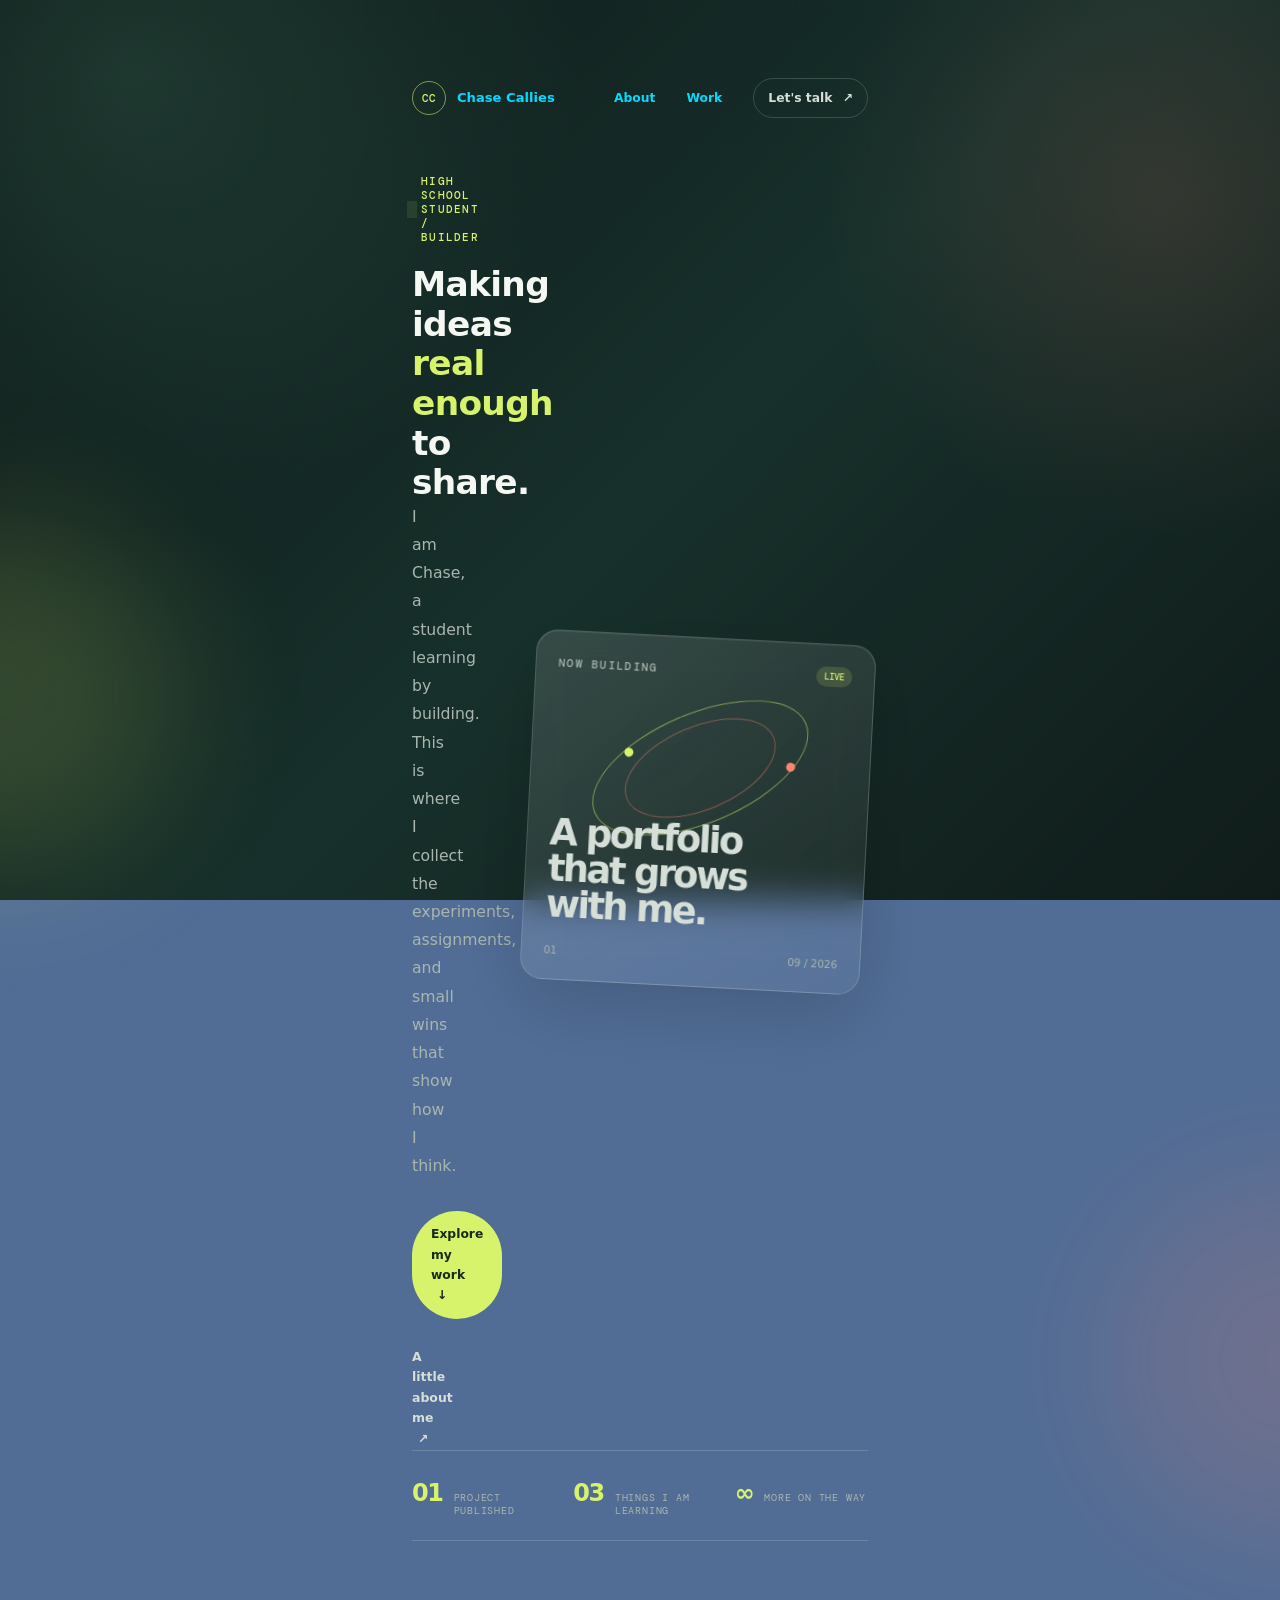
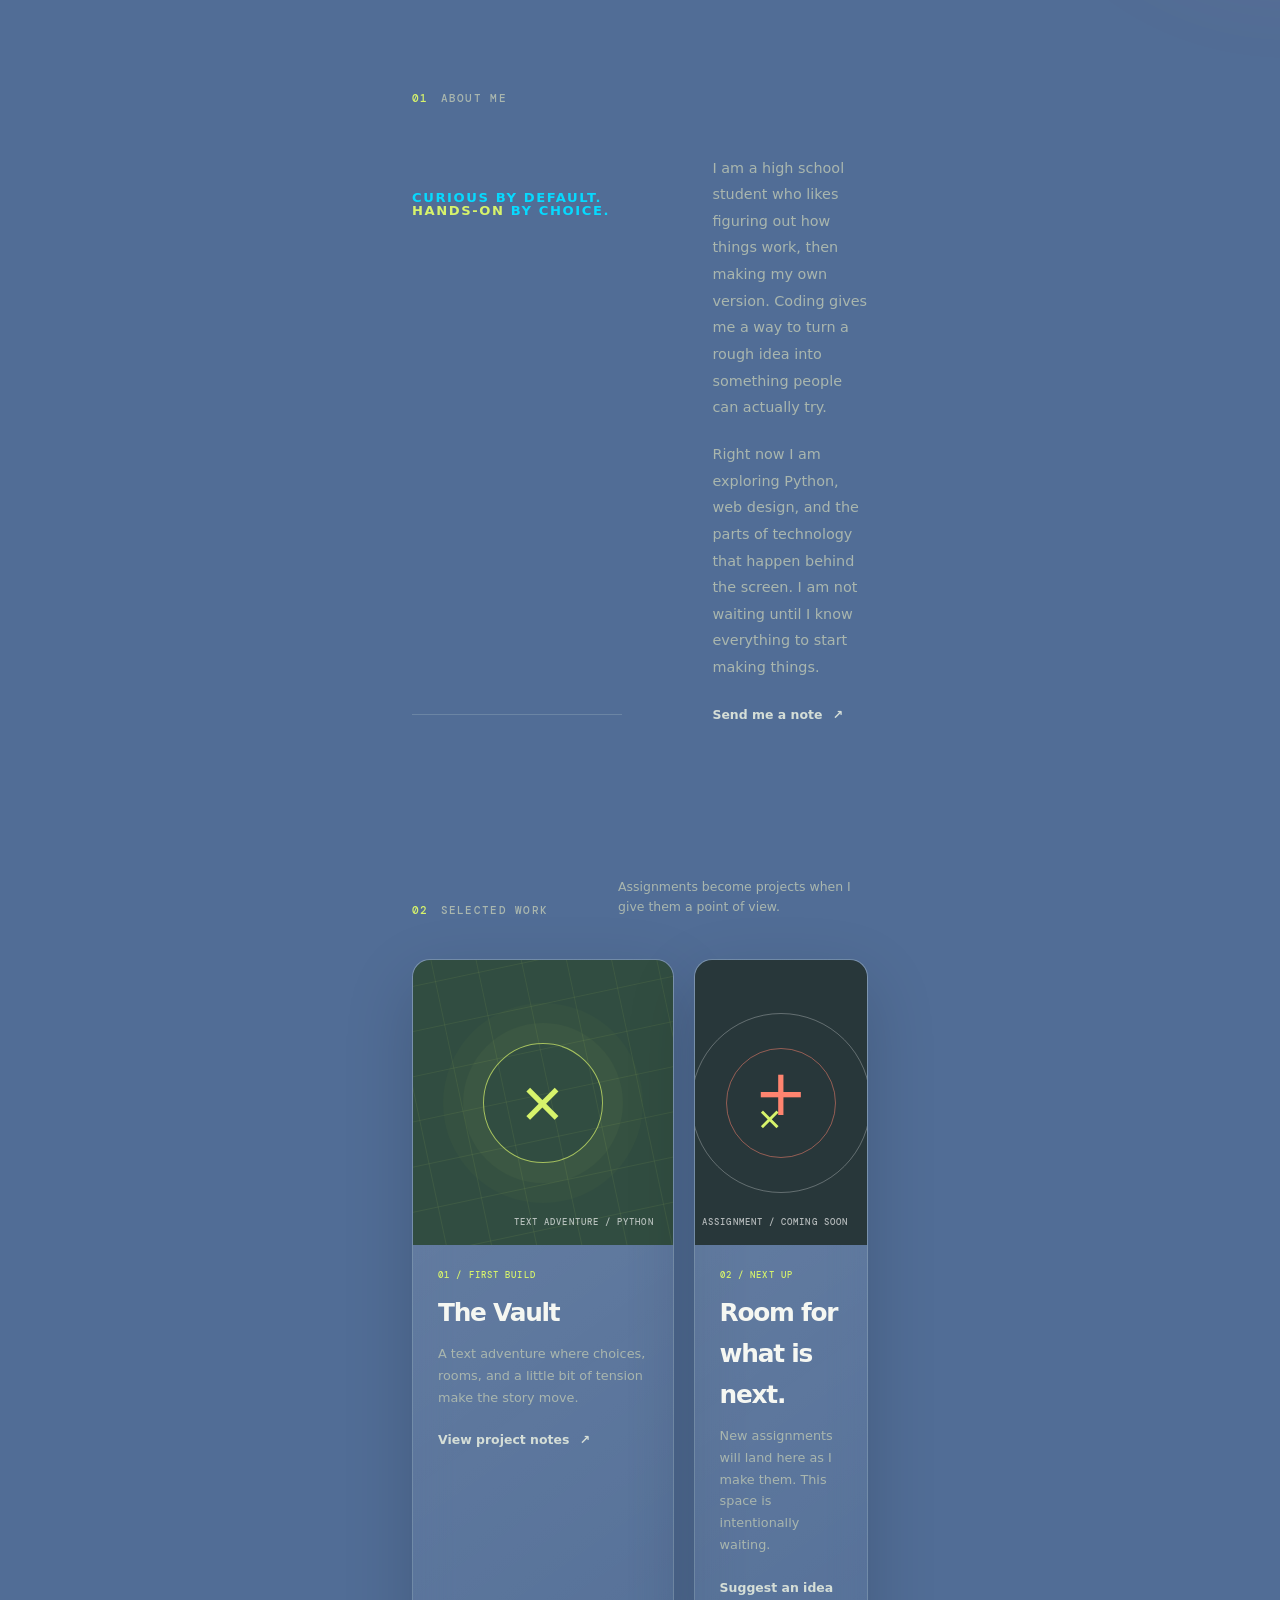
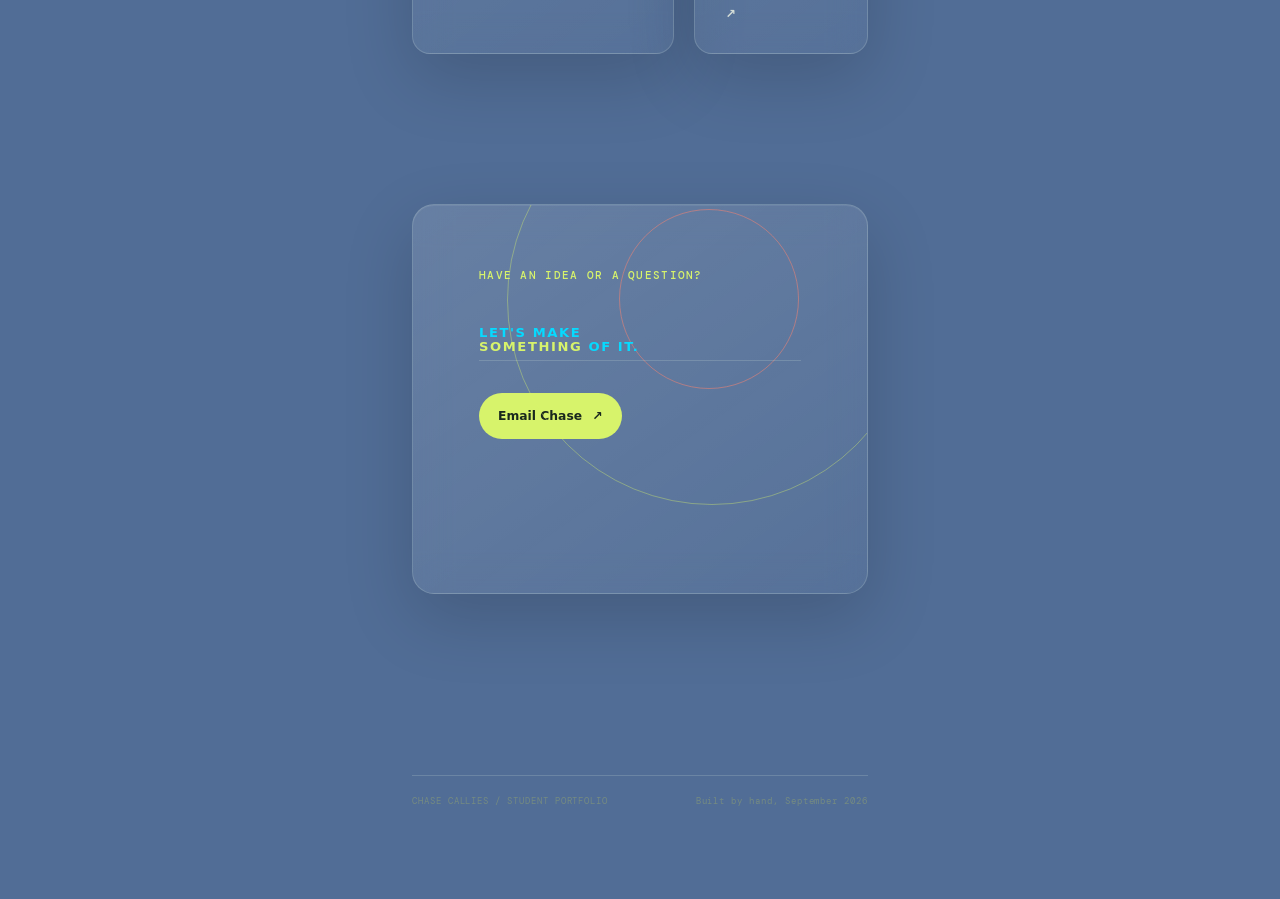
<file: index.html>
<!doctype html>
<html lang="en">

<head>
  <meta charset="utf-8">
  <meta name="viewport" content="width=device-width, initial-scale=1">
  <title>Chase Callies | Student portfolio</title>
  <meta name="description"
    content="The student portfolio of Chase Callies: experiments, assignments, and things built from scratch.">
  <link rel="preconnect" href="https://fonts.googleapis.com">
  <link rel="preconnect" href="https://fonts.gstatic.com" crossorigin>
  <link
    href="https://fonts.googleapis.com/css2?family=DM+Mono:wght@400;500&family=Manrope:wght@400;500;600;700;800&display=swap"
    rel="stylesheet">
  <link rel="stylesheet" href="styles.css">
</head>

<body>
  <div class="page-glow glow-one"></div>
  <div class="page-glow glow-two"></div>
  <header class="site-header shell">
    <a class="brand" href="#top" aria-label="Chase Callies home"><span class="brand-mark">CC</span><span>Chase
        Callies</span></a>
    <nav aria-label="Main navigation"><a href="#about">About</a><a href="#work">Work</a><a class="nav-contact"
        href="#contact">Let's talk <span aria-hidden="true">&#8599;</span></a></nav>
  </header>
  <main id="top">
    <section class="hero shell">
      <div class="hero-copy">
        <p class="eyebrow"><span class="status-dot"></span> High school student / builder</p>
        <h1>Making ideas<br><em>real enough</em><br>to share.</h1>
        <p class="hero-intro">I am Chase, a student learning by building. This is where I collect the experiments,
          assignments, and small wins that show how I think.</p>
        <div class="hero-actions"><a class="button button-primary" href="#work">Explore my work <span
              aria-hidden="true">&#8595;</span></a><a class="text-link" href="#about">A little about me <span
              aria-hidden="true">&#8599;</span></a></div>
      </div>
      <div class="hero-note glass-card">
        <div class="note-top"><span class="mono-label">NOW BUILDING</span><span class="live-pill">LIVE</span></div>
        <div class="note-orbit" aria-hidden="true"><span></span><span></span><span></span></div>
        <p class="note-title">A portfolio<br>that grows<br>with me.</p>
        <div class="note-footer"><span>01</span><span>09 / 2026</span></div>
      </div>
    </section>
    <section class="signal-bar shell" aria-label="Portfolio summary">
      <div><strong>01</strong><span>project published</span></div>
      <div><strong>03</strong><span>things I am learning</span></div>
      <div><strong>∞</strong><span>more on the way</span></div>
    </section>
    <section class="about-section shell" id="about">
      <div class="section-label"><span>01</span><span>ABOUT ME</span></div>
      <div class="about-grid">
        <h2>Curious by default.<br><em>Hands-on</em> by choice.</h2>
        <div class="about-copy">
          <p>I am a high school student who likes figuring out how things work, then making my own version. Coding gives
            me a way to turn a rough idea into something people can actually try.</p>
          <p>Right now I am exploring Python, web design, and the parts of technology that happen behind the screen. I
            am not waiting until I know everything to start making things.</p><a class="text-link"
            href="mailto:callieschase355@gmail.com">Send me a note <span aria-hidden="true">&#8599;</span></a>
        </div>
      </div>
    </section>
    <section class="work-section shell" id="work">
      <div class="section-heading">
        <div class="section-label"><span>02</span><span>SELECTED WORK</span></div>
        <p>Assignments become projects when I give them a point of view.</p>
      </div>
      <div class="project-grid">
        <article class="project-card project-featured glass-card">
          <div class="project-art vault-art"><span class="art-grid"></span><span class="vault-symbol">+</span><span
              class="art-caption">TEXT ADVENTURE / PYTHON</span></div>
          <div class="project-info">
            <p class="project-number">01 / FIRST BUILD</p>
            <h3>The Vault</h3>
            <p>A text adventure where choices, rooms, and a little bit of tension make the story move.</p><a
              href="game/README.md" class="project-link">View project notes <span aria-hidden="true">&#8599;</span></a>
          </div>
        </article>
        <article class="project-card project-next glass-card">
          <div class="project-art future-art"><span class="future-cross">+</span><span
              class="future-cross cross-two">+</span><span class="art-caption">ASSIGNMENT / COMING SOON</span></div>
          <div class="project-info">
            <p class="project-number">02 / NEXT UP</p>
            <h3>Room for what is next.</h3>
            <p>New assignments will land here as I make them. This space is intentionally waiting.</p><a
              href="mailto:callieschase355@gmail.com?subject=Assignment%20idea" class="project-link">Suggest an idea
              <span aria-hidden="true">&#8599;</span></a>
          </div>
        </article>
      </div>
    </section>
    <section class="contact-section shell" id="contact">
      <div class="contact-panel glass-card">
        <p class="eyebrow">Have an idea or a question?</p>
        <h2>Let's make<br><em>something</em> of it.</h2><a class="button button-primary"
          href="mailto:callieschase355@gmail.com">Email Chase <span aria-hidden="true">&#8599;</span></a><span
          class="contact-orbit orbit-a" aria-hidden="true"></span><span class="contact-orbit orbit-b"
          aria-hidden="true"></span>
      </div>
    </section>
  </main>
  <footer class="site-footer shell"><span>CHASE CALLIES / STUDENT PORTFOLIO</span><span>Built by hand, September
      2026</span></footer>
</body>

</html>
</file>
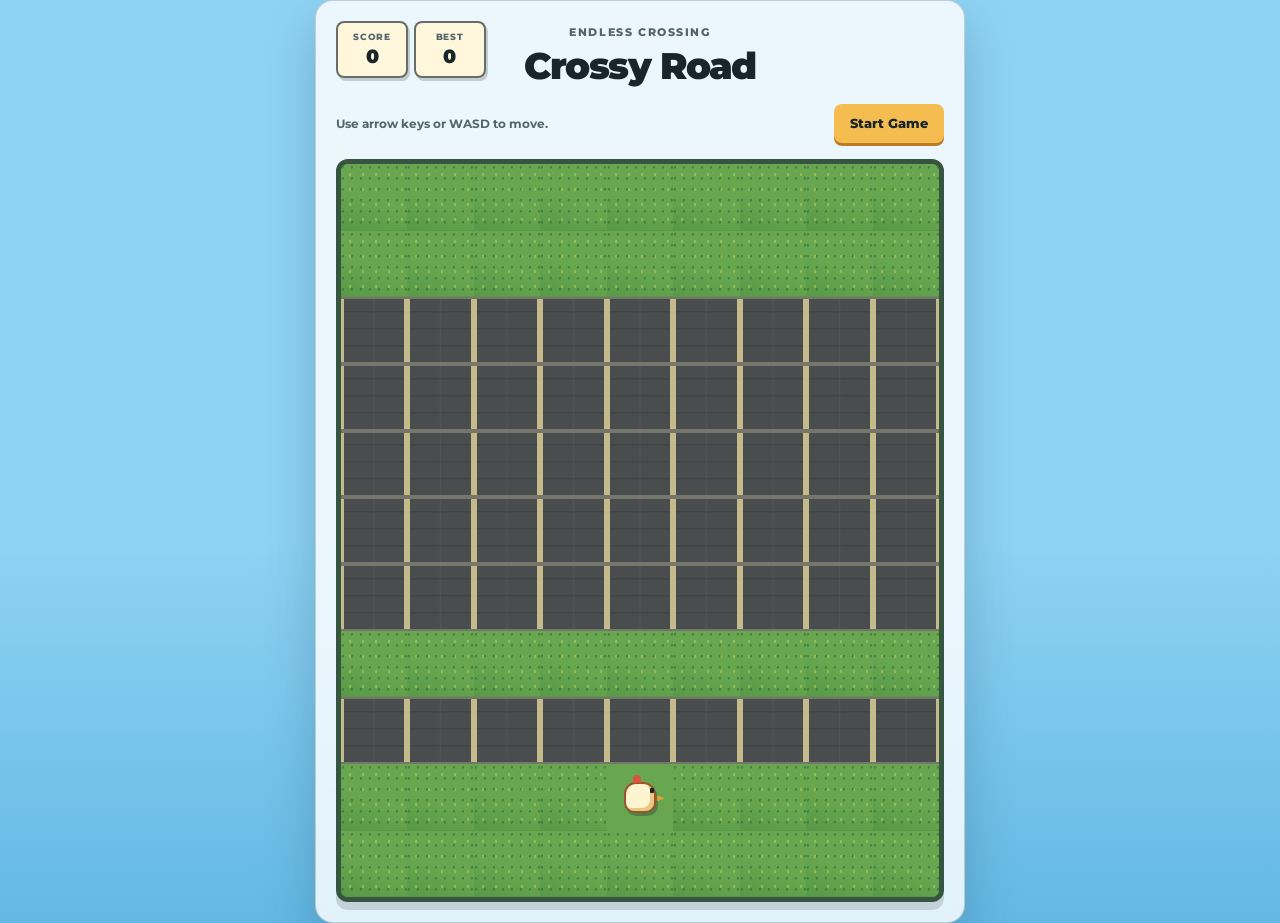
<file: crossy-roads/index.html>
<!DOCTYPE html>
<html lang="en">

<head>
  <meta charset="UTF-8" />
  <meta name="viewport" content="width=device-width, initial-scale=1.0" />
  <title>Crossy Road</title>
  <link rel="stylesheet" href="styles.css" />
</head>

<body>
  <main class="game-shell">
    <header class="topbar">
      <div>
        <p class="eyebrow">Endless crossing</p>
        <h1>Crossy Road</h1>
      </div>
      <div class="scoreboard">
        <div class="stat">
          <span>Score</span>
          <strong id="score">0</strong>
        </div>
        <div class="stat">
          <span>Best</span>
          <strong id="best">0</strong>
        </div>
      </div>
    </header>

    <div class="status-row">
      <p id="message">Press Start to begin.</p>
      <button id="start-btn" type="button">Start Game</button>
    </div>

    <div id="board" class="board" aria-label="Crossy road game board"></div>
  </main>

  <script src="script.js"></script>
</body>

</html>
</file>
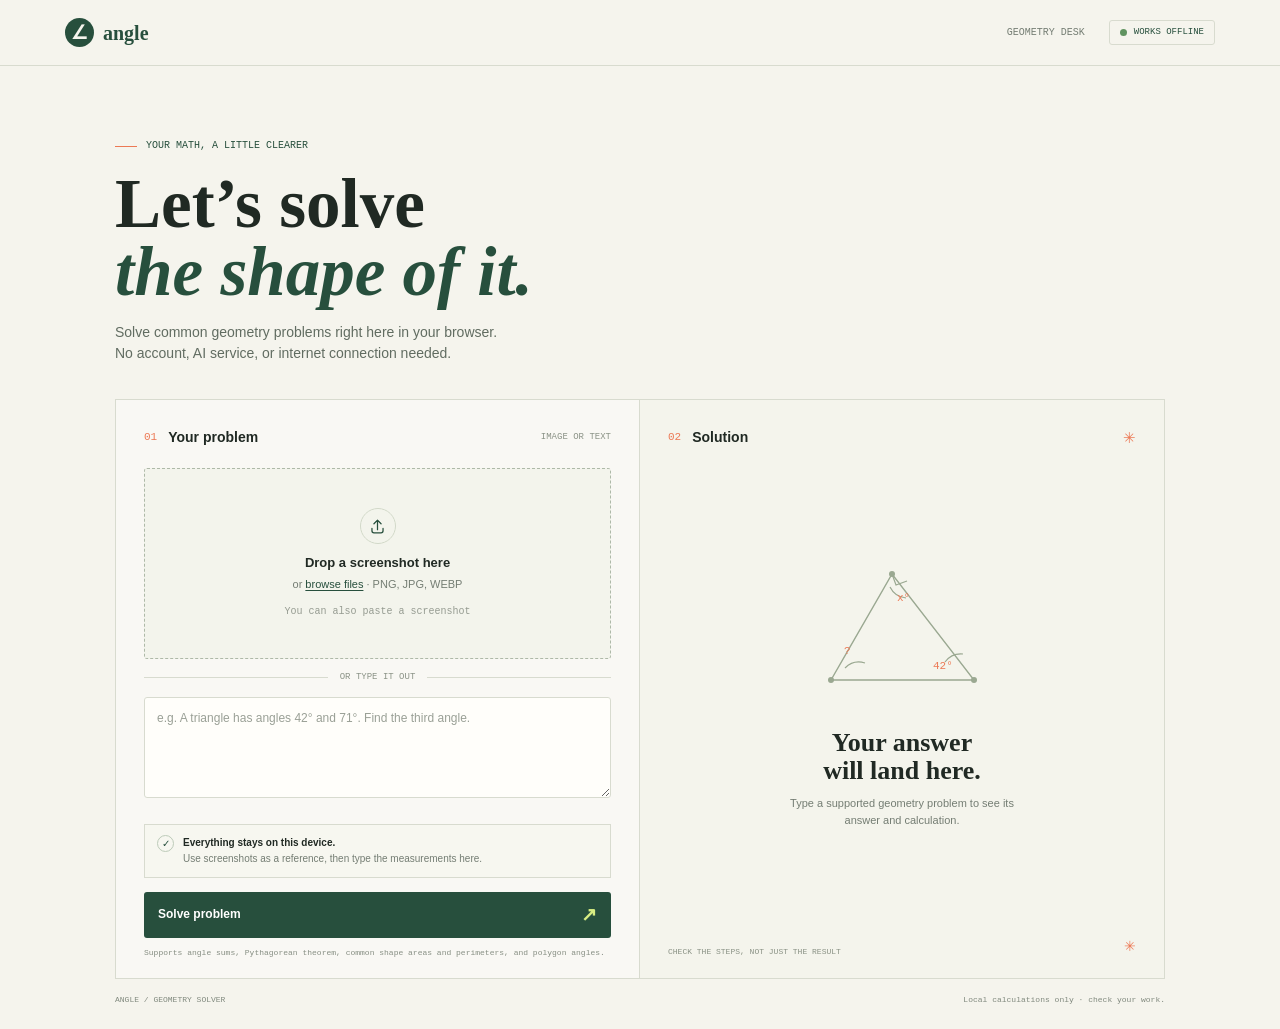
<file: geometry-solver/index.html>
<!doctype html>
<html lang="en">

<head>
  <meta charset="utf-8">
  <meta name="viewport" content="width=device-width, initial-scale=1">
  <meta name="theme-color" content="#f5f4ed">
  <meta name="description"
    content="Solve common geometry problems in your browser without an account or internet connection.">
  <title>Angle | Geometry Solver</title>
  <link rel="stylesheet" href="styles.css">
  <script src="geometry.js" defer></script>
  <script src="script.js" defer></script>
</head>

<body>
  <header class="topbar">
    <a class="wordmark" href="./" aria-label="Angle home"><span class="wordmark-icon" aria-hidden="true">∠</span>
      angle</a>
    <div class="topbar-right">
      <span class="subject-label">GEOMETRY DESK</span>
      <span class="offline-pill"><span aria-hidden="true"></span> WORKS OFFLINE</span>
    </div>
  </header>

  <main>
    <section class="intro" aria-labelledby="page-title">
      <p class="eyebrow"><span class="eyebrow-line"></span> YOUR MATH, A LITTLE CLEARER</p>
      <h1 id="page-title">Let’s solve<br><em>the shape of it.</em></h1>
      <p class="intro-copy">Solve common geometry problems right here in your browser. No account, AI service, or
        internet connection needed.</p>
    </section>

    <section class="solver" aria-label="Geometry problem solver">
      <div class="problem-column">
        <div class="column-heading">
          <span class="step-number">01</span>
          <h2>Your problem</h2>
          <span class="optional-label">IMAGE OR TEXT</span>
        </div>

        <label class="upload-area" id="upload-area" for="image-input" tabindex="0">
          <input id="image-input" type="file" accept="image/png,image/jpeg,image/webp">
          <span class="upload-icon" aria-hidden="true">
            <svg viewBox="0 0 24 24" fill="none">
              <path d="M12 16V4m0 0L7.5 8.5M12 4l4.5 4.5M5 14.5v3A2.5 2.5 0 0 0 7.5 20h9a2.5 2.5 0 0 0 2.5-2.5v-3"
                stroke="currentColor" stroke-width="1.6" stroke-linecap="round" stroke-linejoin="round" />
            </svg>
          </span>
          <span class="upload-title">Drop a screenshot here</span>
          <span class="upload-subtitle">or <span class="browse-link">browse files</span> · PNG, JPG, WEBP</span>
          <span class="upload-hint">You can also paste a screenshot</span>
          <span class="image-preview-wrap" id="image-preview-wrap" hidden>
            <img id="image-preview" alt="Preview of the uploaded geometry problem">
            <span class="image-name" id="image-name"></span>
            <button class="remove-image" id="remove-image" type="button" aria-label="Remove image">×</button>
          </span>
        </label>

        <div class="or-divider"><span>OR TYPE IT OUT</span></div>
        <label class="visually-hidden" for="problem-input">Describe or type your geometry problem</label>
        <textarea id="problem-input" rows="4"
          placeholder="e.g. A triangle has angles 42° and 71°. Find the third angle."></textarea>

        <div class="offline-note">
          <span class="offline-note-icon" aria-hidden="true">✓</span>
          <p><strong>Everything stays on this device.</strong><br>Use screenshots as a reference, then type the
            measurements here.</p>
        </div>

        <button class="solve-button" id="solve-button" type="button">
          <span class="solve-label">Solve problem</span>
          <span class="solve-arrow" aria-hidden="true">↗</span>
        </button>
        <p class="privacy-note">Supports angle sums, Pythagorean theorem, common shape areas and perimeters, and polygon
          angles.</p>
      </div>

      <aside class="answer-column" aria-live="polite" aria-busy="false">
        <div class="column-heading answer-heading">
          <span class="step-number">02</span>
          <h2>Solution</h2>
          <span class="answer-mark" aria-hidden="true">✳</span>
        </div>
        <div class="answer-content" id="answer-content">
          <div class="empty-state" id="empty-state">
            <div class="diagram" aria-hidden="true">
              <svg viewBox="0 0 230 170" fill="none">
                <path d="M44 137 105 31l82 106H44Z" stroke="currentColor" stroke-width="1.4" />
                <path d="m105 31 4 11 11-4" stroke="currentColor" stroke-width="1.2" />
                <path d="M58 125a20 20 0 0 1 20-5m25-76a20 20 0 0 0 16 11m39 64a20 20 0 0 1 18-8" stroke="currentColor"
                  stroke-width="1.2" />
                <circle cx="44" cy="137" r="3" fill="currentColor" />
                <circle cx="105" cy="31" r="3" fill="currentColor" />
                <circle cx="187" cy="137" r="3" fill="currentColor" />
                <text x="57" y="111">?</text><text x="110" y="58">x°</text><text x="146" y="126">42°</text>
              </svg>
            </div>
            <p class="empty-title">Your answer<br>will land here.</p>
            <p class="empty-copy">Type a supported geometry problem to see its answer and calculation.</p>
          </div>
          <div class="solution-state" id="solution-state" hidden>
            <p class="solution-kicker">WORKED SOLUTION</p>
            <div class="solution-text" id="solution-text"></div>
            <button class="copy-button" id="copy-button" type="button" title="Copy solution">
              <svg viewBox="0 0 24 24" fill="none" aria-hidden="true">
                <rect x="8" y="8" width="11" height="12" rx="1.5" stroke="currentColor" stroke-width="1.5" />
                <path d="M16 8V5.5A1.5 1.5 0 0 0 14.5 4h-9A1.5 1.5 0 0 0 4 5.5v10A1.5 1.5 0 0 0 5.5 17H8"
                  stroke="currentColor" stroke-width="1.5" />
              </svg>
              <span>Copy solution</span>
            </button>
          </div>
          <div class="error-state" id="error-state" hidden role="alert"></div>
        </div>
        <div class="answer-footer"><span>CHECK THE STEPS, NOT JUST THE RESULT</span><span class="footer-spark"
            aria-hidden="true">✳</span></div>
      </aside>
    </section>
  </main>

  <footer class="page-footer">
    <span>ANGLE / GEOMETRY SOLVER</span>
    <span>Local calculations only · check your work.</span>
  </footer>
</body>

</html>
</file>
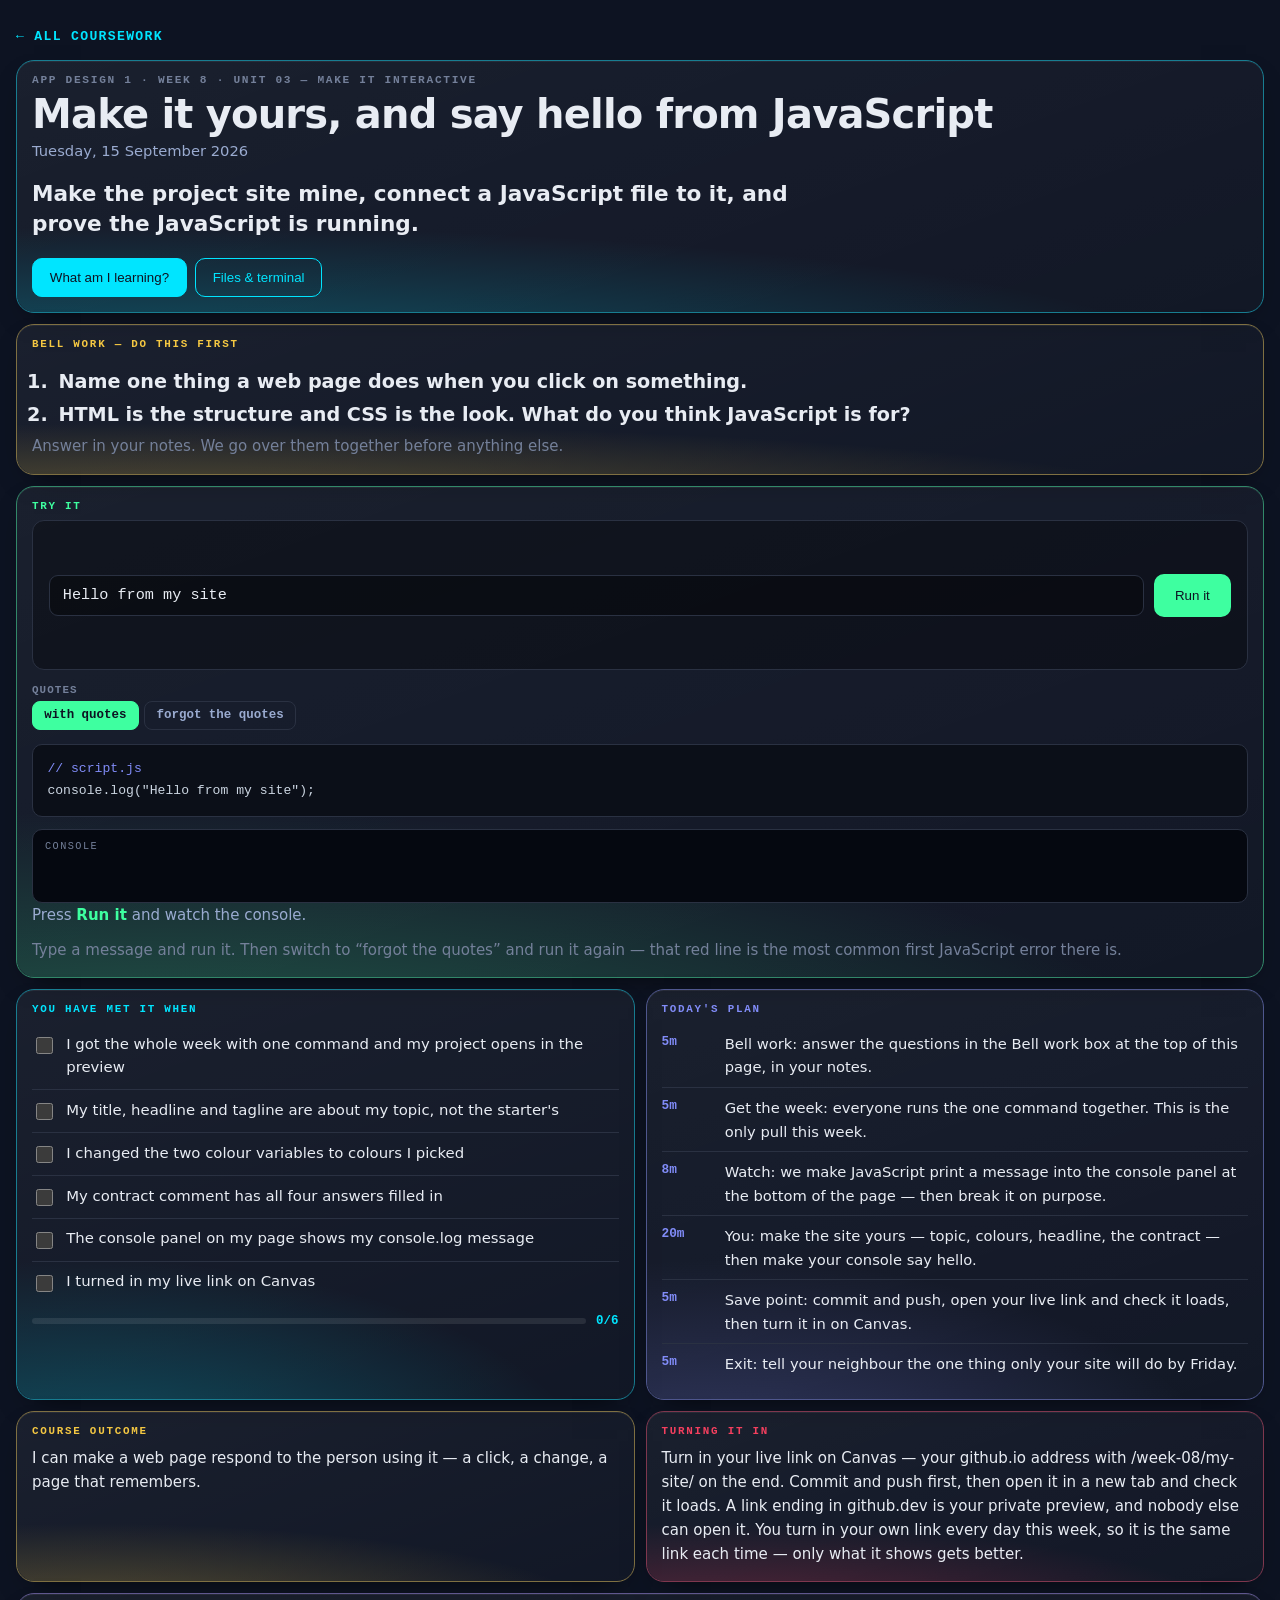
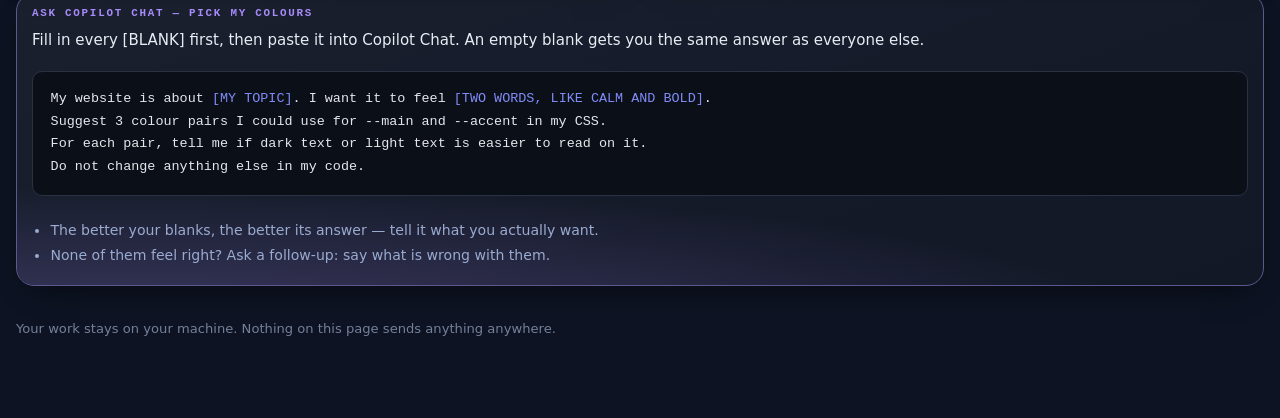
<file: week-08/day-1/index.html>
<!doctype html>
<html lang="en">
<head>
<meta charset="utf-8">
<meta name="viewport" content="width=device-width,initial-scale=1">
<title>Make it yours, and say hello from JavaScript — App Design 1</title>
<meta name="color-scheme" content="dark">
<style>
:root{--acc:var(--ss-cyan,#00e5ff)}
*{box-sizing:border-box}
body{margin:0;background:var(--ss-void,#0d1322);color:var(--ss-bone,#e8ecf3);
  font:16px/1.6 var(--ss-body,"Inter",system-ui,sans-serif);padding:1.4rem 1rem 5rem}
.wrap{max-width:96rem;margin:0 auto}
a.back{display:inline-block;color:var(--acc);text-decoration:none;font:600 .82rem/1 var(--ss-mono,ui-monospace,monospace);
  letter-spacing:.1em;text-transform:uppercase;margin:0 0 1rem}

/* ── the grid: the dashboard's, verbatim in behaviour ───────────────────── */
.bento{display:grid;gap:11px;grid-template-columns:repeat(4,minmax(0,1fr));align-items:stretch}
.bento > *{grid-column:span 2}
.bento > .w1{grid-column:span 1}
.bento > .w4{grid-column:span 4}
/* Height-matching only helps when the tiles in a row are already close. On a phone
   two tiles share a row and one of them is a five-item plan — stretched, its short
   neighbour grew 729px of empty gradient. Ragged is correct at this size. */
@media (max-width:760px){.bento{grid-template-columns:repeat(6,minmax(0,1fr));gap:7px;align-items:start}
  .bento > *{grid-column:span 3} .bento > .w1{grid-column:span 3} .bento > .w4{grid-column:span 6}}
@media (min-width:1500px){.bento{grid-template-columns:repeat(8,minmax(0,1fr))}
  .bento > *{grid-column:span 2} .bento > .w1{grid-column:span 2} .bento > .w4{grid-column:span 8}
  /* the lab keeps six columns and the criteria ride alongside it, so the widest
     screen gains density rather than gaining empty space */
  .bento > .lab{grid-column:span 6} .bento > .lab + *{grid-column:span 2}
  /* The plan is five rows of prose next to two tiles of three lines each. Stretched
     into one row the short pair inflate into dead space, which looks worse than the
     raggedness it was fixing. So the plan takes a narrow column two rows tall and the
     other two stack beside it — the row fills, nothing is padded out to match. */
  .bento > .t-plan{grid-column:span 3;grid-row:span 2}
  .bento > .t-clo, .bento > .t-turn{grid-column:span 5}}

/* ── the tile ───────────────────────────────────────────────────────────── */
.tl{position:relative;overflow:hidden;border-radius:18px;padding:14px 15px 15px;display:flex;flex-direction:column;
  background:linear-gradient(160deg,rgba(255,255,255,.055),rgba(255,255,255,.02));
  border:1px solid color-mix(in srgb, var(--acc) 42%, var(--ss-border,#2a3142));
  box-shadow:0 1px 0 rgba(255,255,255,.06) inset,0 12px 30px -18px rgba(0,0,0,.9);
  transition:transform .16s var(--ss-ease,cubic-bezier(.2,.7,.3,1)),border-color .16s}
.tl::after{content:"";position:absolute;inset:0;pointer-events:none;border-radius:inherit;
  background:radial-gradient(125% 85% at 12% 122%, var(--acc) 0%, transparent 66%);opacity:.30}
.tl > *{position:relative;z-index:1}
.k{display:block;font:600 .68rem/1 var(--ss-mono,ui-monospace,monospace);letter-spacing:.16em;
  text-transform:uppercase;color:var(--acc);margin:0 0 .55rem}

/* hero */
.hero{--acc:var(--ss-cyan,#00e5ff)}
.hero .eyebrow{font:600 .7rem/1 var(--ss-mono,ui-monospace,monospace);letter-spacing:.15em;
  text-transform:uppercase;color:var(--ss-faint,#74809a)}
.hero h1{font-family:var(--ss-display,"Syne",system-ui,sans-serif);font-size:clamp(1.5rem,3.4vw,2.5rem);
  line-height:1.08;letter-spacing:-.02em;margin:.45rem 0 .2rem}
.hero .when{color:var(--ss-mist,#9aabd0);font-size:.92rem;margin:0 0 1rem}
.hero .slo{font-size:clamp(1.05rem,1.7vw,1.35rem);font-weight:600;line-height:1.42;margin:0;max-width:52rem}
.hero .row{display:flex;flex-wrap:wrap;gap:.5rem;margin-top:1.1rem}

button.b{cursor:pointer;font:600 .84rem/1 inherit;padding:.7rem 1.05rem;border-radius:10px;
  border:1px solid var(--acc);background:transparent;color:var(--acc);transition:background .15s,color .15s}
button.b:hover{background:var(--acc);color:var(--ss-void,#0d1322)}
button.b.solid{background:var(--acc);color:var(--ss-void,#0d1322)}
button.b.solid:hover{filter:brightness(1.12)}
a.b{display:inline-block;text-decoration:none}

/* success criteria */
.sc{list-style:none;margin:0;padding:0}
.sc li{border-bottom:1px solid var(--ss-border,#2a3142)}
.sc li:last-child{border-bottom:0}
.sc label{display:flex;gap:.65rem;align-items:flex-start;padding:.55rem 0;cursor:pointer;font-size:.93rem}
.sc input{margin-top:.28rem;width:1.05rem;height:1.05rem;accent-color:var(--acc);flex:none}
.sc input:checked + span{color:var(--ss-faint,#74809a);text-decoration:line-through}
.prog{display:flex;align-items:center;gap:.6rem;margin-top:.7rem}
.prog .bar{flex:1;height:6px;border-radius:99px;background:rgba(255,255,255,.09);overflow:hidden}
.prog .bar i{display:block;height:100%;width:0;background:var(--acc);transition:width .25s}
.prog b{font:700 .78rem/1 var(--ss-mono,ui-monospace,monospace);color:var(--acc)}

/* plan */
.plan{list-style:none;margin:0;padding:0}
.plan li{display:flex;gap:.75rem;padding:.5rem 0;border-bottom:1px solid var(--ss-border,#2a3142);font-size:.92rem}
.plan li:last-child{border-bottom:0}
.plan .m{flex:none;width:3.2rem;font:700 .8rem/1.55 var(--ss-mono,ui-monospace,monospace);color:var(--acc)}

/* generic tile text */
.tl p{margin:0 0 .7rem;font-size:.94rem}.tl p:last-child{margin:0}
.tl .big{font-size:1.02rem;line-height:1.5}

/* ── the lab ────────────────────────────────────────────────────────────── */
.lab{--acc:var(--ss-green,#3effa0)}
.lab .stage{background:rgba(0,0,0,.32);border:1px solid var(--ss-border,#2a3142);border-radius:12px;
  padding:16px;min-height:0;height:clamp(150px,20vh,190px);display:flex}
.lab .stage .fx{flex:1;display:flex;gap:10px;transition:all .28s var(--ss-ease,cubic-bezier(.2,.7,.3,1))}
.lab .box{background:color-mix(in srgb,var(--acc) 30%,transparent);border:1px solid var(--acc);
  border-radius:9px;padding:.7rem .9rem;font:700 .82rem/1.3 var(--ss-mono,ui-monospace,monospace);
  color:var(--ss-bone,#e8ecf3);display:grid;place-items:center;transition:all .28s}
.lab .box.b2{min-height:64px}.lab .box.b3{min-height:88px}
.ctrls{margin-top:.9rem;display:grid;gap:.7rem}
.ctrl .cn{font:600 .68rem/1 var(--ss-mono,ui-monospace,monospace);letter-spacing:.1em;text-transform:uppercase;
  color:var(--ss-faint,#74809a);margin-bottom:.35rem}
.seg{display:flex;flex-wrap:wrap;gap:.35rem}
.seg button{cursor:pointer;font:600 .78rem/1 var(--ss-mono,ui-monospace,monospace);padding:.45rem .7rem;
  border-radius:8px;border:1px solid var(--ss-border,#2a3142);background:transparent;color:var(--ss-mist,#9aabd0)}
.seg button[aria-pressed=true]{background:var(--acc);border-color:var(--acc);color:var(--ss-void,#0d1322)}
.readout{margin-top:.9rem;background:#0b0f18;border:1px solid var(--ss-border,#2a3142);border-radius:10px;
  padding:.8rem .9rem;font:.82rem/1.7 var(--ss-mono,ui-monospace,monospace);color:#cbd5e1;overflow-x:auto}
.readout .p{color:var(--ss-peri,#818cf8)}.readout .v{color:var(--ss-green,#3effa0)}
.axis{margin-top:.75rem;font-size:.87rem;color:var(--ss-mist,#9aabd0)}
.axis b{color:var(--acc)}
.slid{width:100%;accent-color:var(--acc)}

/* ── modal ──────────────────────────────────────────────────────────────── */
dialog{border:none;padding:0;background:transparent;max-width:min(46rem,94vw);width:100%}
dialog::backdrop{background:rgba(6,9,16,.74)}
.sheet{background:var(--ss-ink,#161d31);border:1px solid var(--ss-border,#2a3142);border-radius:18px;
  padding:1.4rem 1.5rem;color:var(--ss-bone,#e8ecf3);max-height:84vh;overflow:auto}
.sheet h3{font-family:var(--ss-display,"Syne",system-ui,sans-serif);font-size:1.25rem;margin:0 0 .8rem}
.sheet p{font-size:.98rem;margin:0 0 .9rem}
.sheet .x{position:sticky;top:0;float:right;cursor:pointer;background:transparent;border:1px solid var(--ss-border,#2a3142);
  color:var(--ss-mist,#9aabd0);border-radius:8px;font:600 .75rem/1 var(--ss-mono,ui-monospace,monospace);padding:.45rem .6rem}
.sheet img{width:100%;height:auto;border-radius:10px;border:1px solid var(--ss-border,#2a3142)}
pre.code{background:#0b0f18;border:1px solid var(--ss-border,#2a3142);border-radius:10px;padding:1rem 1.1rem;
  overflow-x:auto;font:.84rem/1.7 var(--ss-mono,ui-monospace,monospace);color:#e5e7eb;margin:.5rem 0;position:relative}
pre.code b{color:var(--ss-peri,#818cf8);font-weight:400}
.codewrap{position:relative}
.codewrap .cp{position:absolute;top:.55rem;right:.55rem;cursor:pointer;border:1px solid #3b4252;background:#1c2230;
  color:var(--ss-peri,#818cf8);font:600 .72rem/1 var(--ss-mono,ui-monospace,monospace);letter-spacing:.06em;
  text-transform:uppercase;padding:.42rem .65rem;border-radius:6px}
.codewrap .cp.ok{background:#064e3b;border-color:#10b981;color:#6ee7b7}
.files{list-style:none;margin:.5rem 0 0;padding:0}
.files li{padding:.5rem 0;border-top:1px solid var(--ss-border,#2a3142)}
.files a{color:var(--acc);font:600 .9rem/1.5 var(--ss-mono,ui-monospace,monospace);text-decoration:none}
.files span{display:block;color:var(--ss-faint,#74809a);font-size:.85rem;margin-top:.1rem}
.who{display:flex;gap:.7rem;flex-wrap:wrap;margin:0 0 .8rem}
.who label{flex:1 1 9rem;font:600 .7rem/1 var(--ss-mono,ui-monospace,monospace);letter-spacing:.08em;
  text-transform:uppercase;color:var(--ss-faint,#74809a)}
.who input{display:block;width:100%;margin-top:.35rem;padding:.55rem .65rem;font:inherit;color:var(--ss-bone,#e8ecf3);
  background:rgba(0,0,0,.3);border:1px solid var(--ss-border,#2a3142);border-radius:8px}
.who input:focus{outline:none;border-color:var(--acc)}
.hint{color:var(--ss-faint,#74809a);font-size:.85rem;margin:.6rem 0 0}
footer{max-width:96rem;margin:2rem auto 0;color:var(--ss-faint,#74809a);font-size:.82rem}

/* ── JavaScript labs ────────────────────────────────────────────────────────
   A JavaScript day has no box to push around; what it has is a console that talks back.
   So these labs carry a small console, styled like the real one, and every lab's readout
   is the exact code the student would type into script.js. */
.lab .jsrow{display:flex;flex-wrap:wrap;gap:.6rem;align-items:center;width:100%}
.lab .jsin{flex:1;min-width:10rem;padding:.65rem .8rem;border-radius:9px;border:1px solid var(--ss-border,#2a3142);
  background:rgba(0,0,0,.35);color:var(--ss-bone,#e8ecf3);font:.95rem var(--ss-mono,ui-monospace,monospace)}
.lab .jsin:focus{outline:none;border-color:var(--acc)}
.lab .demo{font:700 .95rem/1 inherit;background:var(--acc);color:#0d1322;border:2px solid var(--acc);
  border-radius:10px;padding:.75rem 1.2rem;cursor:pointer;transition:filter .15s,transform .1s}
.lab .demo:hover{filter:brightness(1.12)}.lab .demo:active{transform:translateY(2px)}
.lab .demo:focus-visible{outline:none;box-shadow:0 0 0 4px rgba(255,255,255,.35)}
.lab .val{font:700 clamp(1.3rem,3vw,2.1rem)/1.15 var(--ss-display,system-ui,sans-serif);color:var(--ss-bone,#e8ecf3)}
.lab .stage.col{flex-direction:column;align-items:flex-start;justify-content:center;gap:.8rem;height:auto;min-height:150px}
.devcon{margin-top:.8rem;background:#050810;border:1px solid var(--ss-border,#2a3142);border-radius:10px;
  min-height:4.6rem;max-height:9rem;overflow:auto;padding:.5rem .75rem;font:.8rem/1.6 var(--ss-mono,ui-monospace,monospace)}
.devcon .hd{color:var(--ss-faint,#74809a);font-size:.64rem;letter-spacing:.14em;text-transform:uppercase;margin-bottom:.25rem}
.devcon .ok{color:#e5e7eb}.devcon .ok::before{content:"› ";color:var(--ss-faint,#74809a)}
.devcon .err{color:#fca5a5;background:rgba(244,63,94,.12);border-radius:5px;padding:0 .35rem}

/* ── Bell work ──────────────────────────────────────────────────────────── */
.bellq{margin:.2rem 0 0;padding-left:1.4rem;font-size:clamp(1rem,1.5vw,1.2rem);font-weight:600;line-height:1.45}
.bellq li{margin:.35rem 0;padding-left:.25rem}

/* ── Ask Copilot Chat ───────────────────────────────────────────────────── */
.t-prompt pre.code{white-space:pre-wrap}
.t-prompt .rules{margin:.7rem 0 0;padding-left:1.15rem;font-size:.88rem;color:var(--ss-mist,#9aabd0)}
.t-prompt .rules li{margin:.2rem 0}
</style>
</head>
<body>
<div class="wrap">
  <a class="back" href="../../">&larr; All coursework</a>
  <div class="bento">
    <section class="tl hero w4">
      <div class="eyebrow">App Design 1 &middot; Week 8 &middot; Unit 03 — Make it interactive</div>
      <h1>Make it yours, and say hello from JavaScript</h1>
      <p class="when">Tuesday, 15 September 2026</p>
      <p class="slo">Make the project site mine, connect a JavaScript file to it, and prove the JavaScript is running.</p>
      <div class="row">
        <button class="b solid" data-open="m-read" type="button">What am I learning?</button>
        
        <button class="b" data-open="m-files" type="button">Files &amp; terminal</button>
      </div>
    </section>
    <section class="tl w4 t-bell" style="--acc:var(--ss-gold,#f5c842)">
      <span class="k">Bell work — do this first</span>
      <ol class="bellq"><li>Name one thing a web page does when you click on something.</li><li>HTML is the structure and CSS is the look. What do you think JavaScript is for?</li></ol>
      <p class="hint">Answer in your notes. We go over them together before anything else.</p>
    </section>
    <section class="tl lab w4" id="lab" data-lab="console">
      <span class="k">Try it</span>
      <div class="stage col"><div class="jsrow">
        <input class="jsin" id="cin" type="text" value="Hello from my site" aria-label="Your message">
        <button class="demo" id="crun" type="button">Run it</button>
      </div></div>
      <div class="ctrls"><div class="ctrl"><div class="cn">quotes</div><div class="seg" data-prop="quotes">
      <button type="button" data-v="with" aria-pressed="true">with quotes</button><button type="button" data-v="forgot" aria-pressed="false">forgot the quotes</button>
    </div></div></div>
      <div class="readout" id="ro"></div>
      <div class="devcon" id="cout"><div class="hd">Console</div></div>
      <p class="axis" id="axis">Press <b>Run it</b> and watch the console.</p>
      <p class="hint">Type a message and run it. Then switch to “forgot the quotes” and run it again — that red line is the most common first JavaScript error there is.</p>
    </section>
    <section class="tl">
      <span class="k">You have met it when</span>
      <ul class="sc"><li><label><input type="checkbox" data-sc="0"><span>I got the whole week with one command and my project opens in the preview</span></label></li><li><label><input type="checkbox" data-sc="1"><span>My title, headline and tagline are about my topic, not the starter's</span></label></li><li><label><input type="checkbox" data-sc="2"><span>I changed the two colour variables to colours I picked</span></label></li><li><label><input type="checkbox" data-sc="3"><span>My contract comment has all four answers filled in</span></label></li><li><label><input type="checkbox" data-sc="4"><span>The console panel on my page shows my console.log message</span></label></li><li><label><input type="checkbox" data-sc="5"><span>I turned in my live link on Canvas</span></label></li></ul>
      <div class="prog"><div class="bar"><i id="scbar"></i></div><b id="scnum">0/6</b></div>
    </section>
    <section class="tl t-plan" style="--acc:var(--ss-peri,#818cf8)">
      <span class="k">Today's plan</span>
      <ul class="plan"><li><span class="m">5m</span><span>Bell work: answer the questions in the Bell work box at the top of this page, in your notes.</span></li><li><span class="m">5m</span><span>Get the week: everyone runs the one command together. This is the only pull this week.</span></li><li><span class="m">8m</span><span>Watch: we make JavaScript print a message into the console panel at the bottom of the page — then break it on purpose.</span></li><li><span class="m">20m</span><span>You: make the site yours — topic, colours, headline, the contract — then make your console say hello.</span></li><li><span class="m">5m</span><span>Save point: commit and push, open your live link and check it loads, then turn it in on Canvas.</span></li><li><span class="m">5m</span><span>Exit: tell your neighbour the one thing only your site will do by Friday.</span></li></ul>
    </section>
    <section class="tl t-clo" style="--acc:var(--ss-gold,#f5c842)">
      <span class="k">Course outcome</span><p>I can make a web page respond to the person using it — a click, a change, a page that remembers.</p>
    </section>
    <section class="tl t-turn" style="--acc:var(--ss-rose,#f43f5e)">
      <span class="k">Turning it in</span><p>Turn in your live link on Canvas — your github.io address with /week-08/my-site/ on the end. Commit and push first, then open it in a new tab and check it loads. A link ending in github.dev is your private preview, and nobody else can open it. You turn in your own link every day this week, so it is the same link each time — only what it shows gets better.</p>
    </section>
    <section class="tl w4 t-prompt" style="--acc:var(--ss-violet,#a78bfa)">
      <span class="k">Ask Copilot Chat — pick my colours</span>
      <p>Fill in every [BLANK] first, then paste it into Copilot Chat. An empty blank gets you the same answer as everyone else.</p>
      <div class="codewrap"><button class="cp" type="button">Copy</button><pre class="code">My website is about <b>[MY TOPIC]</b>. I want it to feel <b>[TWO WORDS, LIKE CALM AND BOLD]</b>.
Suggest 3 colour pairs I could use for --main and --accent in my CSS.
For each pair, tell me if dark text or light text is easier to read on it.
Do not change anything else in my code.</pre></div>
      <ul class="rules"><li>The better your blanks, the better its answer — tell it what you actually want.</li><li>None of them feel right? Ask a follow-up: say what is wrong with them.</li></ul>
    </section>
  </div>
  <footer>Your work stays on your machine. Nothing on this page sends anything anywhere.</footer>
</div>

  <dialog id="m-read"><div class="sheet"><button class="x" data-close type="button">Close</button>
    <h3>What am I learning?</h3><p>This week your site stops just sitting there. By Friday, clicking something on it will do a thing only your site does — and you will have built it yourself, in JavaScript.</p><p>Today is the setup, and it matters more than it sounds. First you get the whole week in one go, so there is nothing to pull again until next week. Then you make the project yours — your topic, your colours, your words — because a feature on somebody else's page is not your feature.</p><p>Last, you prove your JavaScript is running with one line: console.log. The console is where JavaScript talks back to you. School Chromebooks block the browser's own console, so your project has one built in — a panel along the bottom of your page. console.log prints there, and so does every error. When something goes wrong this week, that panel is where it tells you what, so you learn to read it on day one.</p></div></dialog>

  

  <dialog id="m-files"><div class="sheet"><button class="x" data-close type="button">Close</button>
    <h3>Files &amp; terminal</h3>
    <p>Everything for this week is already in your week folder.</p>

    <h3 style="margin-top:1.3rem">Get the whole week — once</h3>
    <p>The whole week comes down in one go — all four days and the project you build in. Run this once, on Tuesday, in the terminal at the bottom of your Codespace.</p>
    <div class="codewrap"><button class="cp" type="button">Copy</button><pre class="code"><b># the whole week in one go — do this once</b>
npx degit coltonsharp-dev/ALA2627-ASD-Coursework/week-08 week-08
cd week-08/my-site
python -m http.server 8000</pre></div>
    <p>Wednesday to Friday there is nothing to pull. Your project is already in week-08/my-site — open it, start the preview with the last line, and keep going.</p>
    <p class="hint">Terminal not co-operating? The Week 8 page has a Download button for the same project. Use it and keep going — do not lose a period to a command.</p>
  </div></dialog>
<script>
var NL = String.fromCharCode(10);
var RC = null;

/* modals */
document.querySelectorAll("[data-open]").forEach(function(b){
  b.addEventListener("click", function(){
    var d = document.getElementById(b.getAttribute("data-open"));
    if (d && d.showModal) d.showModal();
  });
});
document.querySelectorAll("[data-close]").forEach(function(b){
  b.addEventListener("click", function(){ b.closest("dialog").close(); });
});
document.querySelectorAll("dialog").forEach(function(d){
  d.addEventListener("click", function(e){ if (e.target === d) d.close(); });
});

/* success criteria progress */
var scBoxes = [].slice.call(document.querySelectorAll("input[data-sc]"));
var scBar = document.getElementById("scbar"), scNum = document.getElementById("scnum");
function scSync(){
  var n = scBoxes.filter(function(b){ return b.checked; }).length;
  if (scBar) scBar.style.width = (scBoxes.length ? (n / scBoxes.length) * 100 : 0) + "%";
  if (scNum) scNum.textContent = n + "/" + scBoxes.length;
}
scBoxes.forEach(function(b){ b.addEventListener("change", scSync); });
scSync();

/* copy buttons */
document.querySelectorAll(".codewrap .cp").forEach(function(b){
  b.addEventListener("click", function(){
    var t = b.parentElement.querySelector("pre").innerText;
    function done(){ b.textContent = "Copied"; b.classList.add("ok");
      setTimeout(function(){ b.textContent = "Copy"; b.classList.remove("ok"); }, 1600); }
    function fb(){ var r = document.createRange(); r.selectNodeContents(b.parentElement.querySelector("pre"));
      var s = getSelection(); s.removeAllRanges(); s.addRange(r); b.textContent = "Press Ctrl+C";
      setTimeout(function(){ b.textContent = "Copy"; }, 2200); }
    if (navigator.clipboard) navigator.clipboard.writeText(t).then(done, fb); else fb();
  });
});

/* ---- labs ---- */
var fx = document.getElementById("fx"), ro = document.getElementById("ro"), axis = document.getElementById("axis");
var state = {};
function segWire(onChange){
  document.querySelectorAll(".seg").forEach(function(seg){
    var prop = seg.getAttribute("data-prop");
    var pressed = seg.querySelector("[aria-pressed=true]");
    state[prop] = pressed ? pressed.getAttribute("data-v") : null;
    seg.querySelectorAll("button").forEach(function(btn){
      btn.addEventListener("click", function(){
        seg.querySelectorAll("button").forEach(function(o){ o.setAttribute("aria-pressed", "false"); });
        btn.setAttribute("aria-pressed", "true");
        state[prop] = btn.getAttribute("data-v");
        onChange();
      });
    });
  });
  onChange();
}
function css(rules){
  return rules.map(function(r){
    return '<span class="p">' + r[0] + '</span>: <span class="v">' + r[1] + '</span>;';
  }).join("<br>");
}

if (fx && document.querySelector('.seg[data-prop="flex-direction"]')) {
  segWire(function(){
    fx.style.flexDirection  = state["flex-direction"];
    fx.style.justifyContent = state["justify-content"];
    fx.style.alignItems     = state["align-items"];
    ro.innerHTML = ".cards {<br>&nbsp;&nbsp;" + css([
      ["display","flex"],["flex-direction",state["flex-direction"]],
      ["justify-content",state["justify-content"]],["align-items",state["align-items"]]
    ]).split("<br>").join("<br>&nbsp;&nbsp;") + "<br>}";
    var col = state["flex-direction"] === "column";
    axis.innerHTML = col
      ? "Direction is <b>column</b>, so the main axis runs <b>down</b>. justify-content is now moving things <b>vertically</b> and align-items is moving them <b>across</b>. They swapped."
      : "Direction is <b>row</b>, so the main axis runs <b>across</b>. justify-content moves things <b>horizontally</b>, align-items moves them <b>vertically</b>.";
  });
}

if (fx && document.querySelector('.seg[data-prop="tool"]')) {
  var b1 = document.getElementById("sb1"), b2 = document.getElementById("sb2"), b3 = document.getElementById("sb3");
  segWire(function(){
    var n = state["size"] + "px", tool = state["tool"];
    fx.style.gap = tool === "gap" ? n : "0px";
    [b1,b2,b3].forEach(function(b){
      b.style.padding = tool === "padding" ? n : "0.7rem 0.9rem";
      b.style.margin  = tool === "margin"  ? n : "0px";
    });
    ro.innerHTML = tool === "gap"
      ? ".cards {<br>&nbsp;&nbsp;" + css([["display","flex"],["gap",n]]).split("<br>").join("<br>&nbsp;&nbsp;") + "<br>}"
      : ".card {<br>&nbsp;&nbsp;" + css([[tool,n]]) + "<br>}";
    axis.innerHTML = tool === "gap"
      ? "<b>gap</b> sits between the boxes and adds nothing to the outside edges. It only works because the parent is a flex container."
      : tool === "padding"
        ? "<b>padding</b> is inside each box, so the boxes grow. The space between them has not changed."
        : "<b>margin</b> is outside each box, so it pushes the neighbours away &mdash; and it also pushes against the container edge, which gap does not.";
  });
}

if (document.getElementById("dbtn")) {
  var ro2 = document.getElementById("ro");
  ro2.innerHTML = ".btn:hover&nbsp;&nbsp;&nbsp;&nbsp;{ " + '<span class="p">filter</span>: <span class="v">brightness(1.15)</span>;' + " }<br>" +
    ".btn:focus-visible { " + '<span class="p">box-shadow</span>: <span class="v">0 0 0 4px</span>;' + " }<br>" +
    ".btn:active&nbsp;&nbsp;&nbsp;{ " + '<span class="p">transform</span>: <span class="v">translateY(2px)</span>;' + " }";
}

/* ---- JavaScript labs ---- */
function escH(t){ return String(t).split("&").join("&amp;").split("<").join("&lt;").split(">").join("&gt;"); }
var cout = document.getElementById("cout");
function logLine(text, bad){
  if (!cout) return;
  var row = document.createElement("div"); row.className = bad ? "err" : "ok"; row.textContent = text;
  cout.appendChild(row); cout.scrollTop = cout.scrollHeight;
}

if (document.querySelector('[data-lab="console"]')) {
  var cin = document.getElementById("cin");
  var cline = function(){
    var msg = cin.value;
    return state["quotes"] === "forgot" ? "console.log(" + msg + ");" : 'console.log("' + msg + '");';
  };
  segWire(function(){ ro.innerHTML = '<span class="p">// script.js</span><br>' + escH(cline()); });
  cin.addEventListener("input", function(){ ro.innerHTML = '<span class="p">// script.js</span><br>' + escH(cline()); });
  document.getElementById("crun").addEventListener("click", function(){
    var msg = cin.value;
    if (state["quotes"] === "forgot") {
      /* the real browser error, not a made-up one: one word is a name nobody defined;
         several words are not even valid code, so the browser stops before running it */
      var parts = msg.trim().split(" ").filter(function(w){ return w.length; });
      if (parts.length > 1) {
        logLine("Uncaught SyntaxError: missing ) after argument list", true);
        axis.innerHTML = "Red. Without quotes, JavaScript reads <b>" + escH(parts[0]) + " " + escH(parts[1]) + "</b> as code, and that is not valid code &mdash; so nothing in the file runs. Quotes mean <b>this is text</b>.";
      } else {
        var word = parts[0] || "message";
        logLine("Uncaught ReferenceError: " + word + " is not defined", true);
        axis.innerHTML = "Red. Without quotes JavaScript thinks <b>" + escH(word) + "</b> is the name of something, and nothing has that name. Quotes mean <b>this is text</b>.";
      }
    } else {
      logLine(msg, false);
      axis.innerHTML = "It printed. That is JavaScript talking back to you &mdash; every day this week starts here.";
    }
  });
}

if (document.querySelector('[data-lab="click"]')) {
  var kb = document.getElementById("cbtn"), kt = document.getElementById("ctext");
  var kcol = ["#3effa0", "#f5c842", "#818cf8", "#f43f5e"], kci = 0, kev = null;
  var kdo = function(){
    var d = state["does"];
    if (d === "log") logLine("The button was used (" + state["event"] + ")", false);
    if (d === "text") kt.textContent = "You did it. The page changed.";
    if (d === "colour") { kci = (kci + 1) % kcol.length; kb.style.background = kcol[kci]; kb.style.borderColor = kcol[kci]; }
  };
  segWire(function(){
    if (kev) kb.removeEventListener(kev, kdo);
    kev = state["event"]; kb.addEventListener(kev, kdo);
    kt.textContent = "Nothing has happened yet."; kb.style.background = ""; kb.style.borderColor = "";
    var inner = state["does"] === "log" ? 'console.log("The button was used");'
      : state["does"] === "text" ? 'output.textContent = "You did it. The page changed.";'
      : 'button.style.background = "gold";';
    var lines = ['const button = document.querySelector("#action");'];
    if (state["does"] === "text") lines.push('const output = document.querySelector("#output");');
    lines.push("");
    lines.push('button.addEventListener("' + kev + '", function () {');
    ro.innerHTML = lines.map(escH).join("<br>") + "<br>&nbsp;&nbsp;" + escH(inner) + "<br>" + escH("});");
    axis.innerHTML = kev === "click" ? "<b>click</b> runs the function once the button is pressed and let go."
      : kev === "dblclick" ? "<b>dblclick</b> needs two quick clicks. Try one click &mdash; nothing happens now."
      : "<b>mouseenter</b> runs the moment the pointer arrives. No click at all.";
  });
}

if (document.querySelector('[data-lab="state"]')) {
  var sb = document.getElementById("sbtn"), sv = document.getElementById("sval");
  var count = 0, isOn = false, spot = 0, msgs = ["Go team!", "Practice starts at 3", "Big game Friday"];
  var sdraw = function(){
    var f = state["feature"], code = [];
    if (f === "counter") { sv.textContent = String(count); sb.textContent = "Add one";
      code = ["let count = " + count + ";", "", "function addOne() {", "  count = count + 1;", "  output.textContent = count;", "}", "", 'button.addEventListener("click", addOne);']; }
    if (f === "toggle") { sv.textContent = isOn ? "ON" : "OFF"; sb.textContent = "Switch";
      code = ["let isOn = " + isOn + ";", "", "function flip() {", "  isOn = !isOn;", '  output.textContent = isOn ? "ON" : "OFF";', "}", "", 'button.addEventListener("click", flip);']; }
    if (f === "messages") { sv.textContent = msgs[spot]; sb.textContent = "Next";
      code = ['let messages = ["Go team!", "Practice starts at 3", "Big game Friday"];', "let spot = " + spot + ";", "", "function next() {", "  spot = (spot + 1) % messages.length;", "  output.textContent = messages[spot];", "}", "", 'button.addEventListener("click", next);']; }
    ro.innerHTML = code.map(function(l){ return escH(l).split("  ").join("&nbsp;&nbsp;"); }).join("<br>");
  };
  sb.addEventListener("click", function(){
    var f = state["feature"];
    if (f === "counter") count = count + 1;
    if (f === "toggle") isOn = !isOn;
    if (f === "messages") spot = (spot + 1) % msgs.length;
    sdraw();
    axis.innerHTML = "Look at the first line: the value changed. <b>That is a variable</b> &mdash; the page remembering something between clicks.";
  });
  segWire(sdraw);
}

/* receipt */
var rcGo = document.getElementById("rc-go");
if (rcGo) rcGo.addEventListener("click", function(){
  var name = (document.getElementById("rc-name").value || "").trim();
  var period = (document.getElementById("rc-period").value || "").trim();
  var msg = document.getElementById("rc-msg");
  if (!name) { msg.textContent = "Put your name in first — the receipt is no use without it."; return; }
  var boxes = [].slice.call(document.querySelectorAll("input[data-rc]"));
  var items = boxes.map(function(b){
    return { done: b.checked, text: b.parentElement.querySelector("span").textContent.trim() };
  });
  var doneN = items.filter(function(i){ return i.done; }).length;
  var L = [];
  L.push("RECEIPT — " + RC.course);
  L.push(RC.title);
  L.push("Week " + RC.week + " · Day " + RC.day + " · " + RC.date);
  L.push("");
  L.push("Name:      " + name);
  L.push("Period:    " + (period || "not given"));
  L.push("Finished:  " + new Date().toLocaleString());
  L.push("Completed: " + doneN + " of " + items.length);
  L.push("");
  L.push("WHAT I DID");
  items.forEach(function(i, n){ L.push("  [" + (i.done ? "x" : " ") + "] " + (n + 1) + ". " + i.text); });
  L.push("");
  var basis = name + "|" + period + "|" + RC.day + "|" + items.map(function(i){ return i.done ? 1 : 0; }).join("");
  var h = 0; for (var k = 0; k < basis.length; k++) { h = ((h << 5) - h + basis.charCodeAt(k)) | 0; }
  L.push("check: " + (h >>> 0).toString(36).toUpperCase());
  L.push("(If this line is edited it will not match the answers above.)");
  var a = document.createElement("a");
  a.href = URL.createObjectURL(new Blob([L.join(NL)], { type: "text/plain" }));
  a.download = RC.file + "-" + name.toLowerCase().replace(/[^a-z0-9]+/g, "-").replace(/^-|-$/g, "") + ".txt";
  document.body.appendChild(a); a.click(); a.remove();
  msg.textContent = "Downloaded. Upload that file to the assignment.";
});
</script>
</body>
</html>
</file>
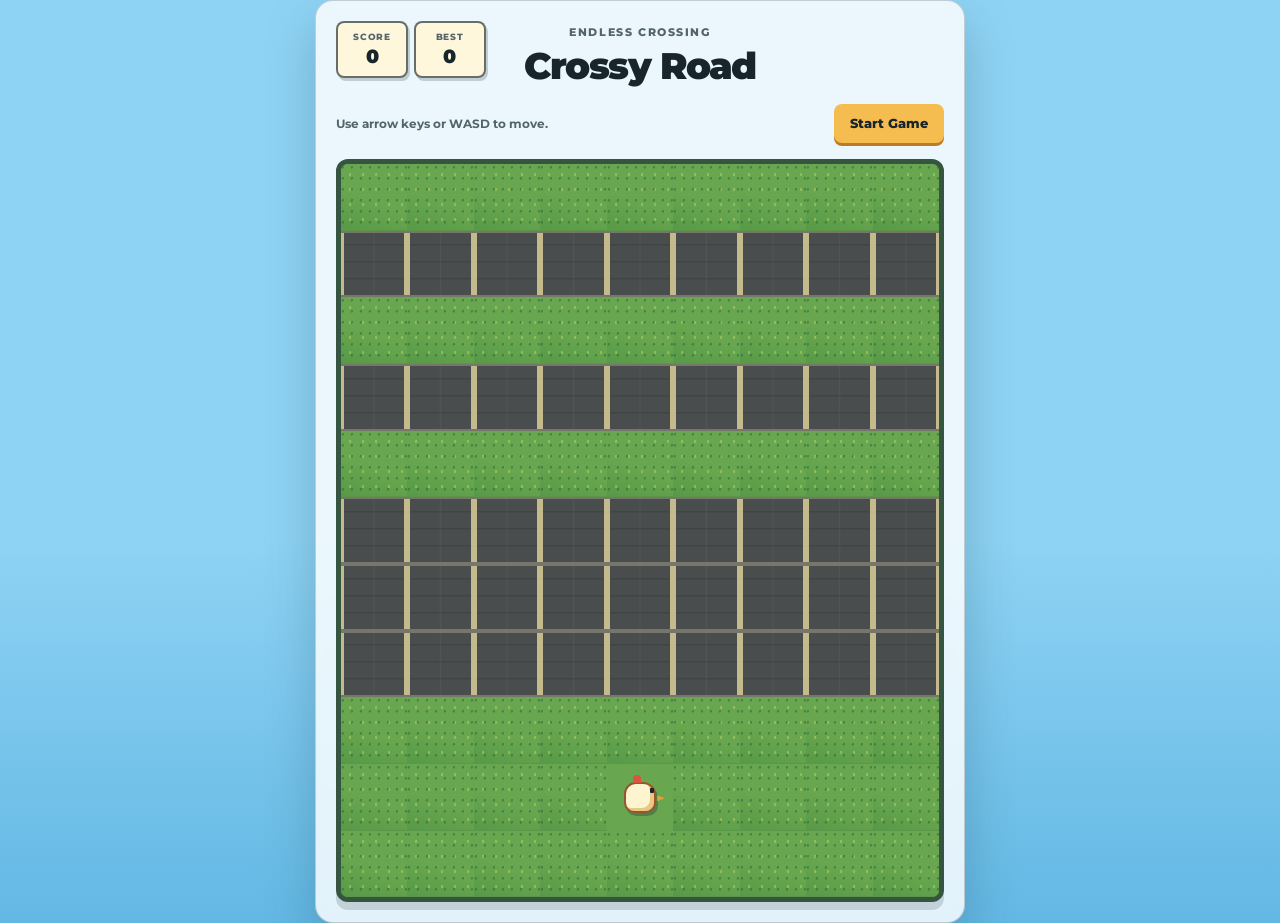
<file: week-08/day-2/index.html>
<!doctype html>
<html lang="en">

<head>
  <meta charset="utf-8">
  <meta name="viewport" content="width=device-width, initial-scale=1">
  <meta http-equiv="refresh" content="0; url=../../crossy-roads/">
  <title>Crossy Road</title>
</head>

<body>
  <p>Opening <a href="../../crossy-roads/">Crossy Road</a>...</p>
</body>

</html>
</file>
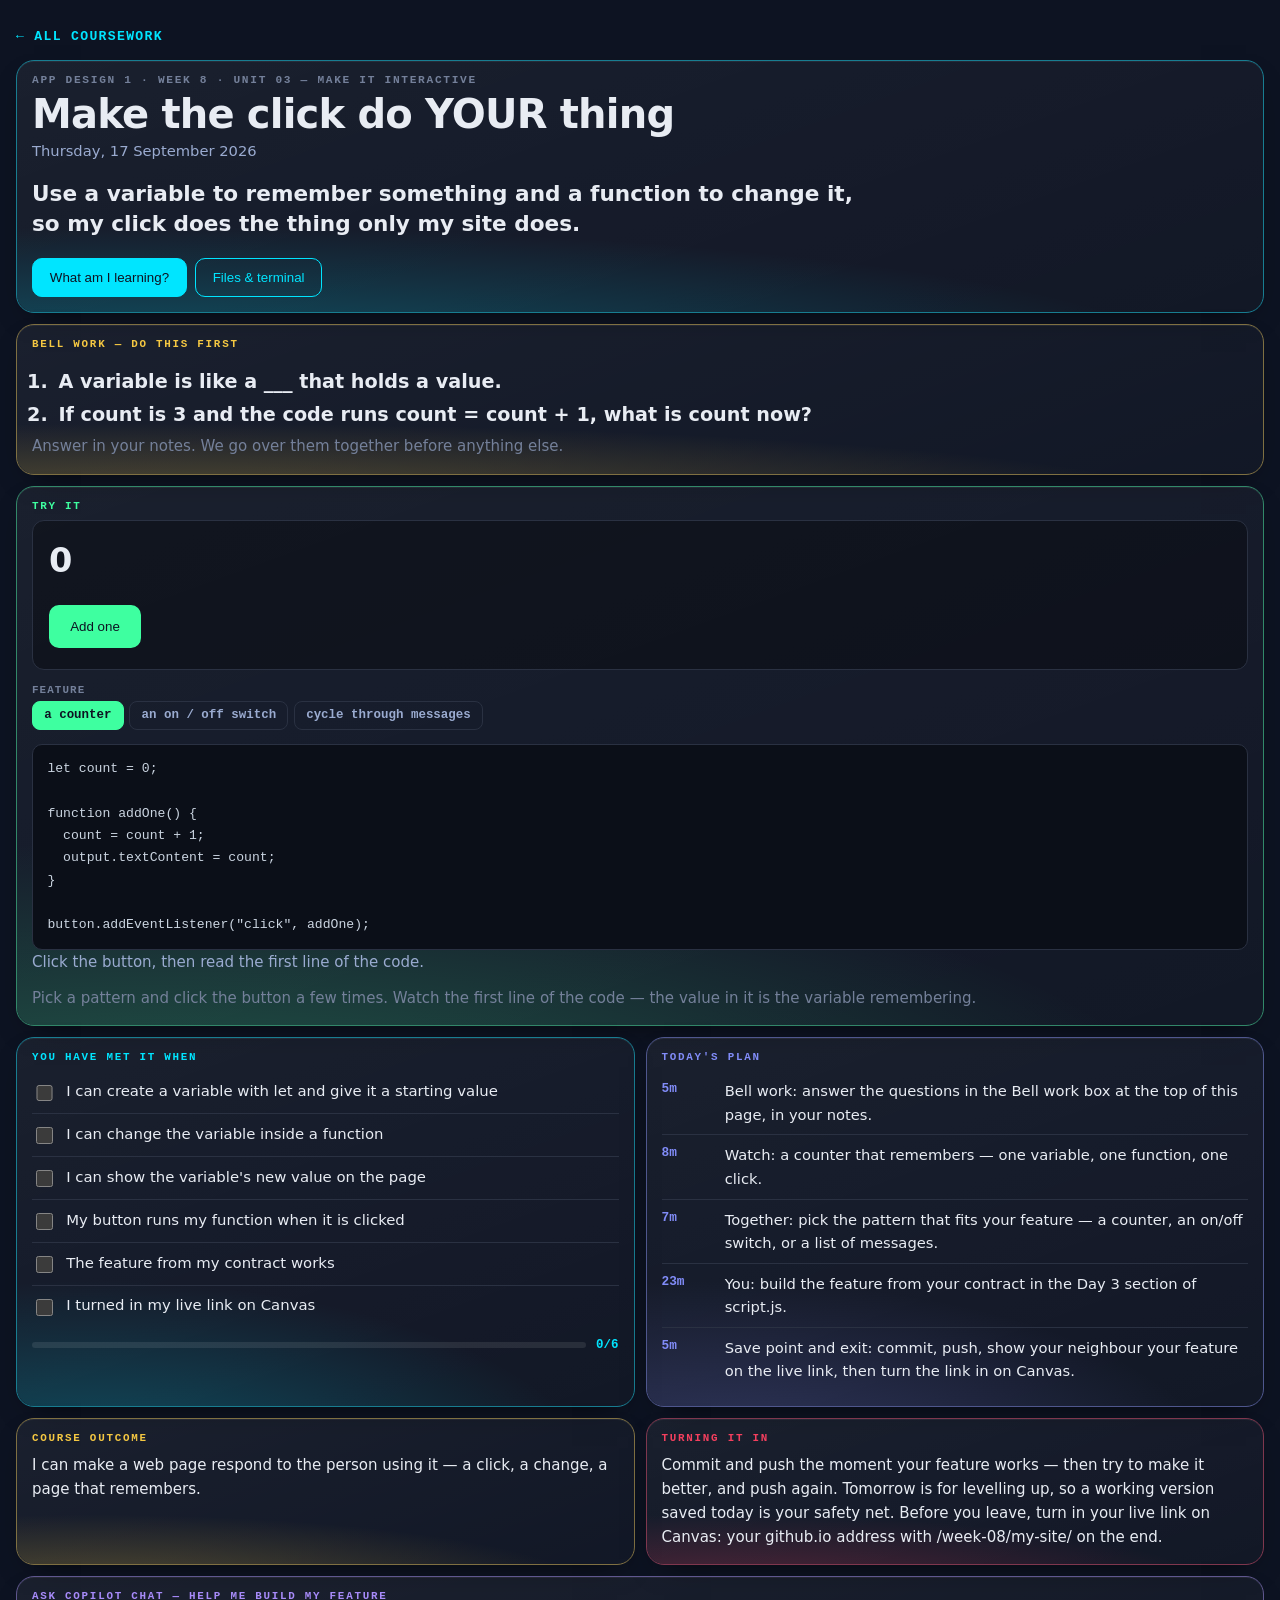
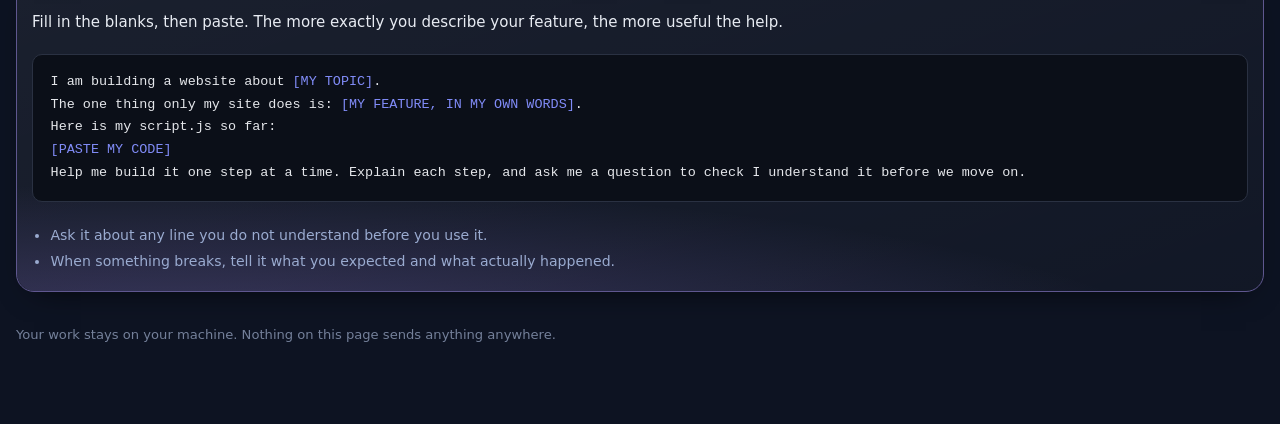
<file: week-08/day-3/index.html>
<!doctype html>
<html lang="en">
<head>
<meta charset="utf-8">
<meta name="viewport" content="width=device-width,initial-scale=1">
<title>Make the click do YOUR thing — App Design 1</title>
<meta name="color-scheme" content="dark">
<style>
:root{--acc:var(--ss-cyan,#00e5ff)}
*{box-sizing:border-box}
body{margin:0;background:var(--ss-void,#0d1322);color:var(--ss-bone,#e8ecf3);
  font:16px/1.6 var(--ss-body,"Inter",system-ui,sans-serif);padding:1.4rem 1rem 5rem}
.wrap{max-width:96rem;margin:0 auto}
a.back{display:inline-block;color:var(--acc);text-decoration:none;font:600 .82rem/1 var(--ss-mono,ui-monospace,monospace);
  letter-spacing:.1em;text-transform:uppercase;margin:0 0 1rem}

/* ── the grid: the dashboard's, verbatim in behaviour ───────────────────── */
.bento{display:grid;gap:11px;grid-template-columns:repeat(4,minmax(0,1fr));align-items:stretch}
.bento > *{grid-column:span 2}
.bento > .w1{grid-column:span 1}
.bento > .w4{grid-column:span 4}
/* Height-matching only helps when the tiles in a row are already close. On a phone
   two tiles share a row and one of them is a five-item plan — stretched, its short
   neighbour grew 729px of empty gradient. Ragged is correct at this size. */
@media (max-width:760px){.bento{grid-template-columns:repeat(6,minmax(0,1fr));gap:7px;align-items:start}
  .bento > *{grid-column:span 3} .bento > .w1{grid-column:span 3} .bento > .w4{grid-column:span 6}}
@media (min-width:1500px){.bento{grid-template-columns:repeat(8,minmax(0,1fr))}
  .bento > *{grid-column:span 2} .bento > .w1{grid-column:span 2} .bento > .w4{grid-column:span 8}
  /* the lab keeps six columns and the criteria ride alongside it, so the widest
     screen gains density rather than gaining empty space */
  .bento > .lab{grid-column:span 6} .bento > .lab + *{grid-column:span 2}
  /* The plan is five rows of prose next to two tiles of three lines each. Stretched
     into one row the short pair inflate into dead space, which looks worse than the
     raggedness it was fixing. So the plan takes a narrow column two rows tall and the
     other two stack beside it — the row fills, nothing is padded out to match. */
  .bento > .t-plan{grid-column:span 3;grid-row:span 2}
  .bento > .t-clo, .bento > .t-turn{grid-column:span 5}}

/* ── the tile ───────────────────────────────────────────────────────────── */
.tl{position:relative;overflow:hidden;border-radius:18px;padding:14px 15px 15px;display:flex;flex-direction:column;
  background:linear-gradient(160deg,rgba(255,255,255,.055),rgba(255,255,255,.02));
  border:1px solid color-mix(in srgb, var(--acc) 42%, var(--ss-border,#2a3142));
  box-shadow:0 1px 0 rgba(255,255,255,.06) inset,0 12px 30px -18px rgba(0,0,0,.9);
  transition:transform .16s var(--ss-ease,cubic-bezier(.2,.7,.3,1)),border-color .16s}
.tl::after{content:"";position:absolute;inset:0;pointer-events:none;border-radius:inherit;
  background:radial-gradient(125% 85% at 12% 122%, var(--acc) 0%, transparent 66%);opacity:.30}
.tl > *{position:relative;z-index:1}
.k{display:block;font:600 .68rem/1 var(--ss-mono,ui-monospace,monospace);letter-spacing:.16em;
  text-transform:uppercase;color:var(--acc);margin:0 0 .55rem}

/* hero */
.hero{--acc:var(--ss-cyan,#00e5ff)}
.hero .eyebrow{font:600 .7rem/1 var(--ss-mono,ui-monospace,monospace);letter-spacing:.15em;
  text-transform:uppercase;color:var(--ss-faint,#74809a)}
.hero h1{font-family:var(--ss-display,"Syne",system-ui,sans-serif);font-size:clamp(1.5rem,3.4vw,2.5rem);
  line-height:1.08;letter-spacing:-.02em;margin:.45rem 0 .2rem}
.hero .when{color:var(--ss-mist,#9aabd0);font-size:.92rem;margin:0 0 1rem}
.hero .slo{font-size:clamp(1.05rem,1.7vw,1.35rem);font-weight:600;line-height:1.42;margin:0;max-width:52rem}
.hero .row{display:flex;flex-wrap:wrap;gap:.5rem;margin-top:1.1rem}

button.b{cursor:pointer;font:600 .84rem/1 inherit;padding:.7rem 1.05rem;border-radius:10px;
  border:1px solid var(--acc);background:transparent;color:var(--acc);transition:background .15s,color .15s}
button.b:hover{background:var(--acc);color:var(--ss-void,#0d1322)}
button.b.solid{background:var(--acc);color:var(--ss-void,#0d1322)}
button.b.solid:hover{filter:brightness(1.12)}
a.b{display:inline-block;text-decoration:none}

/* success criteria */
.sc{list-style:none;margin:0;padding:0}
.sc li{border-bottom:1px solid var(--ss-border,#2a3142)}
.sc li:last-child{border-bottom:0}
.sc label{display:flex;gap:.65rem;align-items:flex-start;padding:.55rem 0;cursor:pointer;font-size:.93rem}
.sc input{margin-top:.28rem;width:1.05rem;height:1.05rem;accent-color:var(--acc);flex:none}
.sc input:checked + span{color:var(--ss-faint,#74809a);text-decoration:line-through}
.prog{display:flex;align-items:center;gap:.6rem;margin-top:.7rem}
.prog .bar{flex:1;height:6px;border-radius:99px;background:rgba(255,255,255,.09);overflow:hidden}
.prog .bar i{display:block;height:100%;width:0;background:var(--acc);transition:width .25s}
.prog b{font:700 .78rem/1 var(--ss-mono,ui-monospace,monospace);color:var(--acc)}

/* plan */
.plan{list-style:none;margin:0;padding:0}
.plan li{display:flex;gap:.75rem;padding:.5rem 0;border-bottom:1px solid var(--ss-border,#2a3142);font-size:.92rem}
.plan li:last-child{border-bottom:0}
.plan .m{flex:none;width:3.2rem;font:700 .8rem/1.55 var(--ss-mono,ui-monospace,monospace);color:var(--acc)}

/* generic tile text */
.tl p{margin:0 0 .7rem;font-size:.94rem}.tl p:last-child{margin:0}
.tl .big{font-size:1.02rem;line-height:1.5}

/* ── the lab ────────────────────────────────────────────────────────────── */
.lab{--acc:var(--ss-green,#3effa0)}
.lab .stage{background:rgba(0,0,0,.32);border:1px solid var(--ss-border,#2a3142);border-radius:12px;
  padding:16px;min-height:0;height:clamp(150px,20vh,190px);display:flex}
.lab .stage .fx{flex:1;display:flex;gap:10px;transition:all .28s var(--ss-ease,cubic-bezier(.2,.7,.3,1))}
.lab .box{background:color-mix(in srgb,var(--acc) 30%,transparent);border:1px solid var(--acc);
  border-radius:9px;padding:.7rem .9rem;font:700 .82rem/1.3 var(--ss-mono,ui-monospace,monospace);
  color:var(--ss-bone,#e8ecf3);display:grid;place-items:center;transition:all .28s}
.lab .box.b2{min-height:64px}.lab .box.b3{min-height:88px}
.ctrls{margin-top:.9rem;display:grid;gap:.7rem}
.ctrl .cn{font:600 .68rem/1 var(--ss-mono,ui-monospace,monospace);letter-spacing:.1em;text-transform:uppercase;
  color:var(--ss-faint,#74809a);margin-bottom:.35rem}
.seg{display:flex;flex-wrap:wrap;gap:.35rem}
.seg button{cursor:pointer;font:600 .78rem/1 var(--ss-mono,ui-monospace,monospace);padding:.45rem .7rem;
  border-radius:8px;border:1px solid var(--ss-border,#2a3142);background:transparent;color:var(--ss-mist,#9aabd0)}
.seg button[aria-pressed=true]{background:var(--acc);border-color:var(--acc);color:var(--ss-void,#0d1322)}
.readout{margin-top:.9rem;background:#0b0f18;border:1px solid var(--ss-border,#2a3142);border-radius:10px;
  padding:.8rem .9rem;font:.82rem/1.7 var(--ss-mono,ui-monospace,monospace);color:#cbd5e1;overflow-x:auto}
.readout .p{color:var(--ss-peri,#818cf8)}.readout .v{color:var(--ss-green,#3effa0)}
.axis{margin-top:.75rem;font-size:.87rem;color:var(--ss-mist,#9aabd0)}
.axis b{color:var(--acc)}
.slid{width:100%;accent-color:var(--acc)}

/* ── modal ──────────────────────────────────────────────────────────────── */
dialog{border:none;padding:0;background:transparent;max-width:min(46rem,94vw);width:100%}
dialog::backdrop{background:rgba(6,9,16,.74)}
.sheet{background:var(--ss-ink,#161d31);border:1px solid var(--ss-border,#2a3142);border-radius:18px;
  padding:1.4rem 1.5rem;color:var(--ss-bone,#e8ecf3);max-height:84vh;overflow:auto}
.sheet h3{font-family:var(--ss-display,"Syne",system-ui,sans-serif);font-size:1.25rem;margin:0 0 .8rem}
.sheet p{font-size:.98rem;margin:0 0 .9rem}
.sheet .x{position:sticky;top:0;float:right;cursor:pointer;background:transparent;border:1px solid var(--ss-border,#2a3142);
  color:var(--ss-mist,#9aabd0);border-radius:8px;font:600 .75rem/1 var(--ss-mono,ui-monospace,monospace);padding:.45rem .6rem}
.sheet img{width:100%;height:auto;border-radius:10px;border:1px solid var(--ss-border,#2a3142)}
pre.code{background:#0b0f18;border:1px solid var(--ss-border,#2a3142);border-radius:10px;padding:1rem 1.1rem;
  overflow-x:auto;font:.84rem/1.7 var(--ss-mono,ui-monospace,monospace);color:#e5e7eb;margin:.5rem 0;position:relative}
pre.code b{color:var(--ss-peri,#818cf8);font-weight:400}
.codewrap{position:relative}
.codewrap .cp{position:absolute;top:.55rem;right:.55rem;cursor:pointer;border:1px solid #3b4252;background:#1c2230;
  color:var(--ss-peri,#818cf8);font:600 .72rem/1 var(--ss-mono,ui-monospace,monospace);letter-spacing:.06em;
  text-transform:uppercase;padding:.42rem .65rem;border-radius:6px}
.codewrap .cp.ok{background:#064e3b;border-color:#10b981;color:#6ee7b7}
.files{list-style:none;margin:.5rem 0 0;padding:0}
.files li{padding:.5rem 0;border-top:1px solid var(--ss-border,#2a3142)}
.files a{color:var(--acc);font:600 .9rem/1.5 var(--ss-mono,ui-monospace,monospace);text-decoration:none}
.files span{display:block;color:var(--ss-faint,#74809a);font-size:.85rem;margin-top:.1rem}
.who{display:flex;gap:.7rem;flex-wrap:wrap;margin:0 0 .8rem}
.who label{flex:1 1 9rem;font:600 .7rem/1 var(--ss-mono,ui-monospace,monospace);letter-spacing:.08em;
  text-transform:uppercase;color:var(--ss-faint,#74809a)}
.who input{display:block;width:100%;margin-top:.35rem;padding:.55rem .65rem;font:inherit;color:var(--ss-bone,#e8ecf3);
  background:rgba(0,0,0,.3);border:1px solid var(--ss-border,#2a3142);border-radius:8px}
.who input:focus{outline:none;border-color:var(--acc)}
.hint{color:var(--ss-faint,#74809a);font-size:.85rem;margin:.6rem 0 0}
footer{max-width:96rem;margin:2rem auto 0;color:var(--ss-faint,#74809a);font-size:.82rem}

/* ── JavaScript labs ────────────────────────────────────────────────────────
   A JavaScript day has no box to push around; what it has is a console that talks back.
   So these labs carry a small console, styled like the real one, and every lab's readout
   is the exact code the student would type into script.js. */
.lab .jsrow{display:flex;flex-wrap:wrap;gap:.6rem;align-items:center;width:100%}
.lab .jsin{flex:1;min-width:10rem;padding:.65rem .8rem;border-radius:9px;border:1px solid var(--ss-border,#2a3142);
  background:rgba(0,0,0,.35);color:var(--ss-bone,#e8ecf3);font:.95rem var(--ss-mono,ui-monospace,monospace)}
.lab .jsin:focus{outline:none;border-color:var(--acc)}
.lab .demo{font:700 .95rem/1 inherit;background:var(--acc);color:#0d1322;border:2px solid var(--acc);
  border-radius:10px;padding:.75rem 1.2rem;cursor:pointer;transition:filter .15s,transform .1s}
.lab .demo:hover{filter:brightness(1.12)}.lab .demo:active{transform:translateY(2px)}
.lab .demo:focus-visible{outline:none;box-shadow:0 0 0 4px rgba(255,255,255,.35)}
.lab .val{font:700 clamp(1.3rem,3vw,2.1rem)/1.15 var(--ss-display,system-ui,sans-serif);color:var(--ss-bone,#e8ecf3)}
.lab .stage.col{flex-direction:column;align-items:flex-start;justify-content:center;gap:.8rem;height:auto;min-height:150px}
.devcon{margin-top:.8rem;background:#050810;border:1px solid var(--ss-border,#2a3142);border-radius:10px;
  min-height:4.6rem;max-height:9rem;overflow:auto;padding:.5rem .75rem;font:.8rem/1.6 var(--ss-mono,ui-monospace,monospace)}
.devcon .hd{color:var(--ss-faint,#74809a);font-size:.64rem;letter-spacing:.14em;text-transform:uppercase;margin-bottom:.25rem}
.devcon .ok{color:#e5e7eb}.devcon .ok::before{content:"› ";color:var(--ss-faint,#74809a)}
.devcon .err{color:#fca5a5;background:rgba(244,63,94,.12);border-radius:5px;padding:0 .35rem}

/* ── Bell work ──────────────────────────────────────────────────────────── */
.bellq{margin:.2rem 0 0;padding-left:1.4rem;font-size:clamp(1rem,1.5vw,1.2rem);font-weight:600;line-height:1.45}
.bellq li{margin:.35rem 0;padding-left:.25rem}

/* ── Ask Copilot Chat ───────────────────────────────────────────────────── */
.t-prompt pre.code{white-space:pre-wrap}
.t-prompt .rules{margin:.7rem 0 0;padding-left:1.15rem;font-size:.88rem;color:var(--ss-mist,#9aabd0)}
.t-prompt .rules li{margin:.2rem 0}
</style>
</head>
<body>
<div class="wrap">
  <a class="back" href="../../">&larr; All coursework</a>
  <div class="bento">
    <section class="tl hero w4">
      <div class="eyebrow">App Design 1 &middot; Week 8 &middot; Unit 03 — Make it interactive</div>
      <h1>Make the click do YOUR thing</h1>
      <p class="when">Thursday, 17 September 2026</p>
      <p class="slo">Use a variable to remember something and a function to change it, so my click does the thing only my site does.</p>
      <div class="row">
        <button class="b solid" data-open="m-read" type="button">What am I learning?</button>
        
        <button class="b" data-open="m-files" type="button">Files &amp; terminal</button>
      </div>
    </section>
    <section class="tl w4 t-bell" style="--acc:var(--ss-gold,#f5c842)">
      <span class="k">Bell work — do this first</span>
      <ol class="bellq"><li>A variable is like a ___ that holds a value.</li><li>If count is 3 and the code runs count = count + 1, what is count now?</li></ol>
      <p class="hint">Answer in your notes. We go over them together before anything else.</p>
    </section>
    <section class="tl lab w4" id="lab" data-lab="state">
      <span class="k">Try it</span>
      <div class="stage col">
        <p class="val" id="sval">0</p>
        <button class="demo" id="sbtn" type="button">Add one</button>
      </div>
      <div class="ctrls"><div class="ctrl"><div class="cn">feature</div><div class="seg" data-prop="feature">
      <button type="button" data-v="counter" aria-pressed="true">a counter</button><button type="button" data-v="toggle" aria-pressed="false">an on / off switch</button><button type="button" data-v="messages" aria-pressed="false">cycle through messages</button>
    </div></div></div>
      <div class="readout" id="ro"></div>
      <p class="axis" id="axis">Click the button, then read the first line of the code.</p>
      <p class="hint">Pick a pattern and click the button a few times. Watch the first line of the code — the value in it is the variable remembering.</p>
    </section>
    <section class="tl">
      <span class="k">You have met it when</span>
      <ul class="sc"><li><label><input type="checkbox" data-sc="0"><span>I can create a variable with let and give it a starting value</span></label></li><li><label><input type="checkbox" data-sc="1"><span>I can change the variable inside a function</span></label></li><li><label><input type="checkbox" data-sc="2"><span>I can show the variable's new value on the page</span></label></li><li><label><input type="checkbox" data-sc="3"><span>My button runs my function when it is clicked</span></label></li><li><label><input type="checkbox" data-sc="4"><span>The feature from my contract works</span></label></li><li><label><input type="checkbox" data-sc="5"><span>I turned in my live link on Canvas</span></label></li></ul>
      <div class="prog"><div class="bar"><i id="scbar"></i></div><b id="scnum">0/6</b></div>
    </section>
    <section class="tl t-plan" style="--acc:var(--ss-peri,#818cf8)">
      <span class="k">Today's plan</span>
      <ul class="plan"><li><span class="m">5m</span><span>Bell work: answer the questions in the Bell work box at the top of this page, in your notes.</span></li><li><span class="m">8m</span><span>Watch: a counter that remembers — one variable, one function, one click.</span></li><li><span class="m">7m</span><span>Together: pick the pattern that fits your feature — a counter, an on/off switch, or a list of messages.</span></li><li><span class="m">23m</span><span>You: build the feature from your contract in the Day 3 section of script.js.</span></li><li><span class="m">5m</span><span>Save point and exit: commit, push, show your neighbour your feature on the live link, then turn the link in on Canvas.</span></li></ul>
    </section>
    <section class="tl t-clo" style="--acc:var(--ss-gold,#f5c842)">
      <span class="k">Course outcome</span><p>I can make a web page respond to the person using it — a click, a change, a page that remembers.</p>
    </section>
    <section class="tl t-turn" style="--acc:var(--ss-rose,#f43f5e)">
      <span class="k">Turning it in</span><p>Commit and push the moment your feature works — then try to make it better, and push again. Tomorrow is for levelling up, so a working version saved today is your safety net. Before you leave, turn in your live link on Canvas: your github.io address with /week-08/my-site/ on the end.</p>
    </section>
    <section class="tl w4 t-prompt" style="--acc:var(--ss-violet,#a78bfa)">
      <span class="k">Ask Copilot Chat — help me build my feature</span>
      <p>Fill in the blanks, then paste. The more exactly you describe your feature, the more useful the help.</p>
      <div class="codewrap"><button class="cp" type="button">Copy</button><pre class="code">I am building a website about <b>[MY TOPIC]</b>.
The one thing only my site does is: <b>[MY FEATURE, IN MY OWN WORDS]</b>.
Here is my script.js so far:
<b>[PASTE MY CODE]</b>
Help me build it one step at a time. Explain each step, and ask me a question to check I understand it before we move on.</pre></div>
      <ul class="rules"><li>Ask it about any line you do not understand before you use it.</li><li>When something breaks, tell it what you expected and what actually happened.</li></ul>
    </section>
  </div>
  <footer>Your work stays on your machine. Nothing on this page sends anything anywhere.</footer>
</div>

  <dialog id="m-read"><div class="sheet"><button class="x" data-close type="button">Close</button>
    <h3>What am I learning?</h3><p>Yesterday your click changed the page, but it changed it the same way every time. Today the page remembers.</p><p>A variable is a named box that holds a value. let count = 0; makes a box called count with 0 in it. A function is a named set of instructions that runs when you call it. Put them together — a click runs a function, the function changes the variable, then shows the new value — and the page is keeping track of something between clicks. That is how a like button knows it is on 12.</p><p>One rule saves most of today's problems: create the variable at the top of script.js, not inside the function. Inside the function it gets rebuilt from scratch on every click, so a counter shows 1 forever.</p><p>Your contract from Tuesday says what your one thing is. Pick the pattern below that fits it, then make it yours.</p></div></dialog>

  

  <dialog id="m-files"><div class="sheet"><button class="x" data-close type="button">Close</button>
    <h3>Files &amp; terminal</h3>
    <p>Everything for this week is already in your week folder.</p>

    <h3 style="margin-top:1.3rem">Get the whole week — once</h3>
    <p>The whole week comes down in one go — all four days and the project you build in. Run this once, on Tuesday, in the terminal at the bottom of your Codespace.</p>
    <div class="codewrap"><button class="cp" type="button">Copy</button><pre class="code"><b># the whole week in one go — do this once</b>
npx degit coltonsharp-dev/ALA2627-ASD-Coursework/week-08 week-08
cd week-08/my-site
python -m http.server 8000</pre></div>
    <p>Wednesday to Friday there is nothing to pull. Your project is already in week-08/my-site — open it, start the preview with the last line, and keep going.</p>
    <p class="hint">Terminal not co-operating? The Week 8 page has a Download button for the same project. Use it and keep going — do not lose a period to a command.</p>
  </div></dialog>
<script>
var NL = String.fromCharCode(10);
var RC = null;

/* modals */
document.querySelectorAll("[data-open]").forEach(function(b){
  b.addEventListener("click", function(){
    var d = document.getElementById(b.getAttribute("data-open"));
    if (d && d.showModal) d.showModal();
  });
});
document.querySelectorAll("[data-close]").forEach(function(b){
  b.addEventListener("click", function(){ b.closest("dialog").close(); });
});
document.querySelectorAll("dialog").forEach(function(d){
  d.addEventListener("click", function(e){ if (e.target === d) d.close(); });
});

/* success criteria progress */
var scBoxes = [].slice.call(document.querySelectorAll("input[data-sc]"));
var scBar = document.getElementById("scbar"), scNum = document.getElementById("scnum");
function scSync(){
  var n = scBoxes.filter(function(b){ return b.checked; }).length;
  if (scBar) scBar.style.width = (scBoxes.length ? (n / scBoxes.length) * 100 : 0) + "%";
  if (scNum) scNum.textContent = n + "/" + scBoxes.length;
}
scBoxes.forEach(function(b){ b.addEventListener("change", scSync); });
scSync();

/* copy buttons */
document.querySelectorAll(".codewrap .cp").forEach(function(b){
  b.addEventListener("click", function(){
    var t = b.parentElement.querySelector("pre").innerText;
    function done(){ b.textContent = "Copied"; b.classList.add("ok");
      setTimeout(function(){ b.textContent = "Copy"; b.classList.remove("ok"); }, 1600); }
    function fb(){ var r = document.createRange(); r.selectNodeContents(b.parentElement.querySelector("pre"));
      var s = getSelection(); s.removeAllRanges(); s.addRange(r); b.textContent = "Press Ctrl+C";
      setTimeout(function(){ b.textContent = "Copy"; }, 2200); }
    if (navigator.clipboard) navigator.clipboard.writeText(t).then(done, fb); else fb();
  });
});

/* ---- labs ---- */
var fx = document.getElementById("fx"), ro = document.getElementById("ro"), axis = document.getElementById("axis");
var state = {};
function segWire(onChange){
  document.querySelectorAll(".seg").forEach(function(seg){
    var prop = seg.getAttribute("data-prop");
    var pressed = seg.querySelector("[aria-pressed=true]");
    state[prop] = pressed ? pressed.getAttribute("data-v") : null;
    seg.querySelectorAll("button").forEach(function(btn){
      btn.addEventListener("click", function(){
        seg.querySelectorAll("button").forEach(function(o){ o.setAttribute("aria-pressed", "false"); });
        btn.setAttribute("aria-pressed", "true");
        state[prop] = btn.getAttribute("data-v");
        onChange();
      });
    });
  });
  onChange();
}
function css(rules){
  return rules.map(function(r){
    return '<span class="p">' + r[0] + '</span>: <span class="v">' + r[1] + '</span>;';
  }).join("<br>");
}

if (fx && document.querySelector('.seg[data-prop="flex-direction"]')) {
  segWire(function(){
    fx.style.flexDirection  = state["flex-direction"];
    fx.style.justifyContent = state["justify-content"];
    fx.style.alignItems     = state["align-items"];
    ro.innerHTML = ".cards {<br>&nbsp;&nbsp;" + css([
      ["display","flex"],["flex-direction",state["flex-direction"]],
      ["justify-content",state["justify-content"]],["align-items",state["align-items"]]
    ]).split("<br>").join("<br>&nbsp;&nbsp;") + "<br>}";
    var col = state["flex-direction"] === "column";
    axis.innerHTML = col
      ? "Direction is <b>column</b>, so the main axis runs <b>down</b>. justify-content is now moving things <b>vertically</b> and align-items is moving them <b>across</b>. They swapped."
      : "Direction is <b>row</b>, so the main axis runs <b>across</b>. justify-content moves things <b>horizontally</b>, align-items moves them <b>vertically</b>.";
  });
}

if (fx && document.querySelector('.seg[data-prop="tool"]')) {
  var b1 = document.getElementById("sb1"), b2 = document.getElementById("sb2"), b3 = document.getElementById("sb3");
  segWire(function(){
    var n = state["size"] + "px", tool = state["tool"];
    fx.style.gap = tool === "gap" ? n : "0px";
    [b1,b2,b3].forEach(function(b){
      b.style.padding = tool === "padding" ? n : "0.7rem 0.9rem";
      b.style.margin  = tool === "margin"  ? n : "0px";
    });
    ro.innerHTML = tool === "gap"
      ? ".cards {<br>&nbsp;&nbsp;" + css([["display","flex"],["gap",n]]).split("<br>").join("<br>&nbsp;&nbsp;") + "<br>}"
      : ".card {<br>&nbsp;&nbsp;" + css([[tool,n]]) + "<br>}";
    axis.innerHTML = tool === "gap"
      ? "<b>gap</b> sits between the boxes and adds nothing to the outside edges. It only works because the parent is a flex container."
      : tool === "padding"
        ? "<b>padding</b> is inside each box, so the boxes grow. The space between them has not changed."
        : "<b>margin</b> is outside each box, so it pushes the neighbours away &mdash; and it also pushes against the container edge, which gap does not.";
  });
}

if (document.getElementById("dbtn")) {
  var ro2 = document.getElementById("ro");
  ro2.innerHTML = ".btn:hover&nbsp;&nbsp;&nbsp;&nbsp;{ " + '<span class="p">filter</span>: <span class="v">brightness(1.15)</span>;' + " }<br>" +
    ".btn:focus-visible { " + '<span class="p">box-shadow</span>: <span class="v">0 0 0 4px</span>;' + " }<br>" +
    ".btn:active&nbsp;&nbsp;&nbsp;{ " + '<span class="p">transform</span>: <span class="v">translateY(2px)</span>;' + " }";
}

/* ---- JavaScript labs ---- */
function escH(t){ return String(t).split("&").join("&amp;").split("<").join("&lt;").split(">").join("&gt;"); }
var cout = document.getElementById("cout");
function logLine(text, bad){
  if (!cout) return;
  var row = document.createElement("div"); row.className = bad ? "err" : "ok"; row.textContent = text;
  cout.appendChild(row); cout.scrollTop = cout.scrollHeight;
}

if (document.querySelector('[data-lab="console"]')) {
  var cin = document.getElementById("cin");
  var cline = function(){
    var msg = cin.value;
    return state["quotes"] === "forgot" ? "console.log(" + msg + ");" : 'console.log("' + msg + '");';
  };
  segWire(function(){ ro.innerHTML = '<span class="p">// script.js</span><br>' + escH(cline()); });
  cin.addEventListener("input", function(){ ro.innerHTML = '<span class="p">// script.js</span><br>' + escH(cline()); });
  document.getElementById("crun").addEventListener("click", function(){
    var msg = cin.value;
    if (state["quotes"] === "forgot") {
      /* the real browser error, not a made-up one: one word is a name nobody defined;
         several words are not even valid code, so the browser stops before running it */
      var parts = msg.trim().split(" ").filter(function(w){ return w.length; });
      if (parts.length > 1) {
        logLine("Uncaught SyntaxError: missing ) after argument list", true);
        axis.innerHTML = "Red. Without quotes, JavaScript reads <b>" + escH(parts[0]) + " " + escH(parts[1]) + "</b> as code, and that is not valid code &mdash; so nothing in the file runs. Quotes mean <b>this is text</b>.";
      } else {
        var word = parts[0] || "message";
        logLine("Uncaught ReferenceError: " + word + " is not defined", true);
        axis.innerHTML = "Red. Without quotes JavaScript thinks <b>" + escH(word) + "</b> is the name of something, and nothing has that name. Quotes mean <b>this is text</b>.";
      }
    } else {
      logLine(msg, false);
      axis.innerHTML = "It printed. That is JavaScript talking back to you &mdash; every day this week starts here.";
    }
  });
}

if (document.querySelector('[data-lab="click"]')) {
  var kb = document.getElementById("cbtn"), kt = document.getElementById("ctext");
  var kcol = ["#3effa0", "#f5c842", "#818cf8", "#f43f5e"], kci = 0, kev = null;
  var kdo = function(){
    var d = state["does"];
    if (d === "log") logLine("The button was used (" + state["event"] + ")", false);
    if (d === "text") kt.textContent = "You did it. The page changed.";
    if (d === "colour") { kci = (kci + 1) % kcol.length; kb.style.background = kcol[kci]; kb.style.borderColor = kcol[kci]; }
  };
  segWire(function(){
    if (kev) kb.removeEventListener(kev, kdo);
    kev = state["event"]; kb.addEventListener(kev, kdo);
    kt.textContent = "Nothing has happened yet."; kb.style.background = ""; kb.style.borderColor = "";
    var inner = state["does"] === "log" ? 'console.log("The button was used");'
      : state["does"] === "text" ? 'output.textContent = "You did it. The page changed.";'
      : 'button.style.background = "gold";';
    var lines = ['const button = document.querySelector("#action");'];
    if (state["does"] === "text") lines.push('const output = document.querySelector("#output");');
    lines.push("");
    lines.push('button.addEventListener("' + kev + '", function () {');
    ro.innerHTML = lines.map(escH).join("<br>") + "<br>&nbsp;&nbsp;" + escH(inner) + "<br>" + escH("});");
    axis.innerHTML = kev === "click" ? "<b>click</b> runs the function once the button is pressed and let go."
      : kev === "dblclick" ? "<b>dblclick</b> needs two quick clicks. Try one click &mdash; nothing happens now."
      : "<b>mouseenter</b> runs the moment the pointer arrives. No click at all.";
  });
}

if (document.querySelector('[data-lab="state"]')) {
  var sb = document.getElementById("sbtn"), sv = document.getElementById("sval");
  var count = 0, isOn = false, spot = 0, msgs = ["Go team!", "Practice starts at 3", "Big game Friday"];
  var sdraw = function(){
    var f = state["feature"], code = [];
    if (f === "counter") { sv.textContent = String(count); sb.textContent = "Add one";
      code = ["let count = " + count + ";", "", "function addOne() {", "  count = count + 1;", "  output.textContent = count;", "}", "", 'button.addEventListener("click", addOne);']; }
    if (f === "toggle") { sv.textContent = isOn ? "ON" : "OFF"; sb.textContent = "Switch";
      code = ["let isOn = " + isOn + ";", "", "function flip() {", "  isOn = !isOn;", '  output.textContent = isOn ? "ON" : "OFF";', "}", "", 'button.addEventListener("click", flip);']; }
    if (f === "messages") { sv.textContent = msgs[spot]; sb.textContent = "Next";
      code = ['let messages = ["Go team!", "Practice starts at 3", "Big game Friday"];', "let spot = " + spot + ";", "", "function next() {", "  spot = (spot + 1) % messages.length;", "  output.textContent = messages[spot];", "}", "", 'button.addEventListener("click", next);']; }
    ro.innerHTML = code.map(function(l){ return escH(l).split("  ").join("&nbsp;&nbsp;"); }).join("<br>");
  };
  sb.addEventListener("click", function(){
    var f = state["feature"];
    if (f === "counter") count = count + 1;
    if (f === "toggle") isOn = !isOn;
    if (f === "messages") spot = (spot + 1) % msgs.length;
    sdraw();
    axis.innerHTML = "Look at the first line: the value changed. <b>That is a variable</b> &mdash; the page remembering something between clicks.";
  });
  segWire(sdraw);
}

/* receipt */
var rcGo = document.getElementById("rc-go");
if (rcGo) rcGo.addEventListener("click", function(){
  var name = (document.getElementById("rc-name").value || "").trim();
  var period = (document.getElementById("rc-period").value || "").trim();
  var msg = document.getElementById("rc-msg");
  if (!name) { msg.textContent = "Put your name in first — the receipt is no use without it."; return; }
  var boxes = [].slice.call(document.querySelectorAll("input[data-rc]"));
  var items = boxes.map(function(b){
    return { done: b.checked, text: b.parentElement.querySelector("span").textContent.trim() };
  });
  var doneN = items.filter(function(i){ return i.done; }).length;
  var L = [];
  L.push("RECEIPT — " + RC.course);
  L.push(RC.title);
  L.push("Week " + RC.week + " · Day " + RC.day + " · " + RC.date);
  L.push("");
  L.push("Name:      " + name);
  L.push("Period:    " + (period || "not given"));
  L.push("Finished:  " + new Date().toLocaleString());
  L.push("Completed: " + doneN + " of " + items.length);
  L.push("");
  L.push("WHAT I DID");
  items.forEach(function(i, n){ L.push("  [" + (i.done ? "x" : " ") + "] " + (n + 1) + ". " + i.text); });
  L.push("");
  var basis = name + "|" + period + "|" + RC.day + "|" + items.map(function(i){ return i.done ? 1 : 0; }).join("");
  var h = 0; for (var k = 0; k < basis.length; k++) { h = ((h << 5) - h + basis.charCodeAt(k)) | 0; }
  L.push("check: " + (h >>> 0).toString(36).toUpperCase());
  L.push("(If this line is edited it will not match the answers above.)");
  var a = document.createElement("a");
  a.href = URL.createObjectURL(new Blob([L.join(NL)], { type: "text/plain" }));
  a.download = RC.file + "-" + name.toLowerCase().replace(/[^a-z0-9]+/g, "-").replace(/^-|-$/g, "") + ".txt";
  document.body.appendChild(a); a.click(); a.remove();
  msg.textContent = "Downloaded. Upload that file to the assignment.";
});
</script>
</body>
</html>
</file>
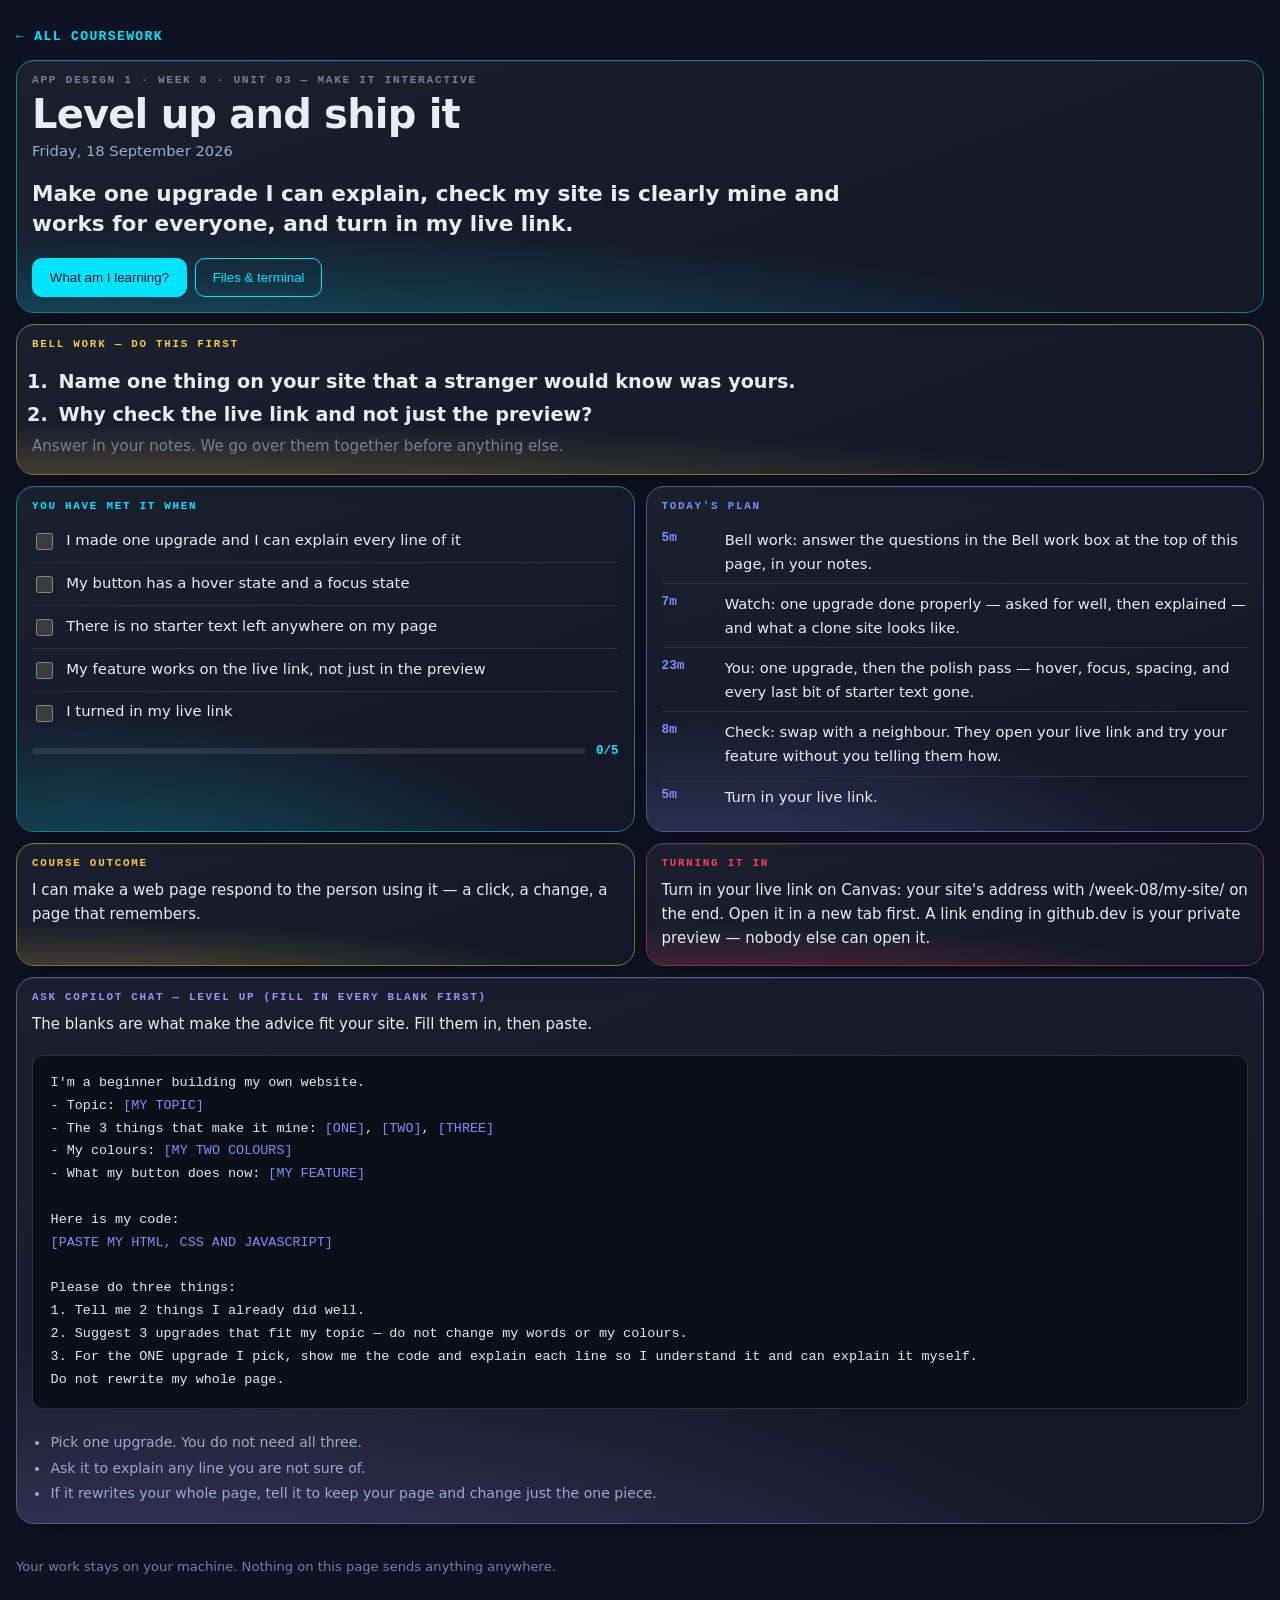
<file: week-08/day-4/index.html>
<!doctype html>
<html lang="en">
<head>
<meta charset="utf-8">
<meta name="viewport" content="width=device-width,initial-scale=1">
<title>Level up and ship it — App Design 1</title>
<meta name="color-scheme" content="dark">
<style>
:root{--acc:var(--ss-cyan,#00e5ff)}
*{box-sizing:border-box}
body{margin:0;background:var(--ss-void,#0d1322);color:var(--ss-bone,#e8ecf3);
  font:16px/1.6 var(--ss-body,"Inter",system-ui,sans-serif);padding:1.4rem 1rem 5rem}
.wrap{max-width:96rem;margin:0 auto}
a.back{display:inline-block;color:var(--acc);text-decoration:none;font:600 .82rem/1 var(--ss-mono,ui-monospace,monospace);
  letter-spacing:.1em;text-transform:uppercase;margin:0 0 1rem}

/* ── the grid: the dashboard's, verbatim in behaviour ───────────────────── */
.bento{display:grid;gap:11px;grid-template-columns:repeat(4,minmax(0,1fr));align-items:stretch}
.bento > *{grid-column:span 2}
.bento > .w1{grid-column:span 1}
.bento > .w4{grid-column:span 4}
/* Height-matching only helps when the tiles in a row are already close. On a phone
   two tiles share a row and one of them is a five-item plan — stretched, its short
   neighbour grew 729px of empty gradient. Ragged is correct at this size. */
@media (max-width:760px){.bento{grid-template-columns:repeat(6,minmax(0,1fr));gap:7px;align-items:start}
  .bento > *{grid-column:span 3} .bento > .w1{grid-column:span 3} .bento > .w4{grid-column:span 6}}
@media (min-width:1500px){.bento{grid-template-columns:repeat(8,minmax(0,1fr))}
  .bento > *{grid-column:span 2} .bento > .w1{grid-column:span 2} .bento > .w4{grid-column:span 8}
  /* the lab keeps six columns and the criteria ride alongside it, so the widest
     screen gains density rather than gaining empty space */
  .bento > .lab{grid-column:span 6} .bento > .lab + *{grid-column:span 2}
  /* The plan is five rows of prose next to two tiles of three lines each. Stretched
     into one row the short pair inflate into dead space, which looks worse than the
     raggedness it was fixing. So the plan takes a narrow column two rows tall and the
     other two stack beside it — the row fills, nothing is padded out to match. */
  .bento > .t-plan{grid-column:span 3;grid-row:span 2}
  .bento > .t-clo, .bento > .t-turn{grid-column:span 5}}

/* ── the tile ───────────────────────────────────────────────────────────── */
.tl{position:relative;overflow:hidden;border-radius:18px;padding:14px 15px 15px;display:flex;flex-direction:column;
  background:linear-gradient(160deg,rgba(255,255,255,.055),rgba(255,255,255,.02));
  border:1px solid color-mix(in srgb, var(--acc) 42%, var(--ss-border,#2a3142));
  box-shadow:0 1px 0 rgba(255,255,255,.06) inset,0 12px 30px -18px rgba(0,0,0,.9);
  transition:transform .16s var(--ss-ease,cubic-bezier(.2,.7,.3,1)),border-color .16s}
.tl::after{content:"";position:absolute;inset:0;pointer-events:none;border-radius:inherit;
  background:radial-gradient(125% 85% at 12% 122%, var(--acc) 0%, transparent 66%);opacity:.30}
.tl > *{position:relative;z-index:1}
.k{display:block;font:600 .68rem/1 var(--ss-mono,ui-monospace,monospace);letter-spacing:.16em;
  text-transform:uppercase;color:var(--acc);margin:0 0 .55rem}

/* hero */
.hero{--acc:var(--ss-cyan,#00e5ff)}
.hero .eyebrow{font:600 .7rem/1 var(--ss-mono,ui-monospace,monospace);letter-spacing:.15em;
  text-transform:uppercase;color:var(--ss-faint,#74809a)}
.hero h1{font-family:var(--ss-display,"Syne",system-ui,sans-serif);font-size:clamp(1.5rem,3.4vw,2.5rem);
  line-height:1.08;letter-spacing:-.02em;margin:.45rem 0 .2rem}
.hero .when{color:var(--ss-mist,#9aabd0);font-size:.92rem;margin:0 0 1rem}
.hero .slo{font-size:clamp(1.05rem,1.7vw,1.35rem);font-weight:600;line-height:1.42;margin:0;max-width:52rem}
.hero .row{display:flex;flex-wrap:wrap;gap:.5rem;margin-top:1.1rem}

button.b{cursor:pointer;font:600 .84rem/1 inherit;padding:.7rem 1.05rem;border-radius:10px;
  border:1px solid var(--acc);background:transparent;color:var(--acc);transition:background .15s,color .15s}
button.b:hover{background:var(--acc);color:var(--ss-void,#0d1322)}
button.b.solid{background:var(--acc);color:var(--ss-void,#0d1322)}
button.b.solid:hover{filter:brightness(1.12)}
a.b{display:inline-block;text-decoration:none}

/* success criteria */
.sc{list-style:none;margin:0;padding:0}
.sc li{border-bottom:1px solid var(--ss-border,#2a3142)}
.sc li:last-child{border-bottom:0}
.sc label{display:flex;gap:.65rem;align-items:flex-start;padding:.55rem 0;cursor:pointer;font-size:.93rem}
.sc input{margin-top:.28rem;width:1.05rem;height:1.05rem;accent-color:var(--acc);flex:none}
.sc input:checked + span{color:var(--ss-faint,#74809a);text-decoration:line-through}
.prog{display:flex;align-items:center;gap:.6rem;margin-top:.7rem}
.prog .bar{flex:1;height:6px;border-radius:99px;background:rgba(255,255,255,.09);overflow:hidden}
.prog .bar i{display:block;height:100%;width:0;background:var(--acc);transition:width .25s}
.prog b{font:700 .78rem/1 var(--ss-mono,ui-monospace,monospace);color:var(--acc)}

/* plan */
.plan{list-style:none;margin:0;padding:0}
.plan li{display:flex;gap:.75rem;padding:.5rem 0;border-bottom:1px solid var(--ss-border,#2a3142);font-size:.92rem}
.plan li:last-child{border-bottom:0}
.plan .m{flex:none;width:3.2rem;font:700 .8rem/1.55 var(--ss-mono,ui-monospace,monospace);color:var(--acc)}

/* generic tile text */
.tl p{margin:0 0 .7rem;font-size:.94rem}.tl p:last-child{margin:0}
.tl .big{font-size:1.02rem;line-height:1.5}

/* ── the lab ────────────────────────────────────────────────────────────── */
.lab{--acc:var(--ss-green,#3effa0)}
.lab .stage{background:rgba(0,0,0,.32);border:1px solid var(--ss-border,#2a3142);border-radius:12px;
  padding:16px;min-height:0;height:clamp(150px,20vh,190px);display:flex}
.lab .stage .fx{flex:1;display:flex;gap:10px;transition:all .28s var(--ss-ease,cubic-bezier(.2,.7,.3,1))}
.lab .box{background:color-mix(in srgb,var(--acc) 30%,transparent);border:1px solid var(--acc);
  border-radius:9px;padding:.7rem .9rem;font:700 .82rem/1.3 var(--ss-mono,ui-monospace,monospace);
  color:var(--ss-bone,#e8ecf3);display:grid;place-items:center;transition:all .28s}
.lab .box.b2{min-height:64px}.lab .box.b3{min-height:88px}
.ctrls{margin-top:.9rem;display:grid;gap:.7rem}
.ctrl .cn{font:600 .68rem/1 var(--ss-mono,ui-monospace,monospace);letter-spacing:.1em;text-transform:uppercase;
  color:var(--ss-faint,#74809a);margin-bottom:.35rem}
.seg{display:flex;flex-wrap:wrap;gap:.35rem}
.seg button{cursor:pointer;font:600 .78rem/1 var(--ss-mono,ui-monospace,monospace);padding:.45rem .7rem;
  border-radius:8px;border:1px solid var(--ss-border,#2a3142);background:transparent;color:var(--ss-mist,#9aabd0)}
.seg button[aria-pressed=true]{background:var(--acc);border-color:var(--acc);color:var(--ss-void,#0d1322)}
.readout{margin-top:.9rem;background:#0b0f18;border:1px solid var(--ss-border,#2a3142);border-radius:10px;
  padding:.8rem .9rem;font:.82rem/1.7 var(--ss-mono,ui-monospace,monospace);color:#cbd5e1;overflow-x:auto}
.readout .p{color:var(--ss-peri,#818cf8)}.readout .v{color:var(--ss-green,#3effa0)}
.axis{margin-top:.75rem;font-size:.87rem;color:var(--ss-mist,#9aabd0)}
.axis b{color:var(--acc)}
.slid{width:100%;accent-color:var(--acc)}

/* ── modal ──────────────────────────────────────────────────────────────── */
dialog{border:none;padding:0;background:transparent;max-width:min(46rem,94vw);width:100%}
dialog::backdrop{background:rgba(6,9,16,.74)}
.sheet{background:var(--ss-ink,#161d31);border:1px solid var(--ss-border,#2a3142);border-radius:18px;
  padding:1.4rem 1.5rem;color:var(--ss-bone,#e8ecf3);max-height:84vh;overflow:auto}
.sheet h3{font-family:var(--ss-display,"Syne",system-ui,sans-serif);font-size:1.25rem;margin:0 0 .8rem}
.sheet p{font-size:.98rem;margin:0 0 .9rem}
.sheet .x{position:sticky;top:0;float:right;cursor:pointer;background:transparent;border:1px solid var(--ss-border,#2a3142);
  color:var(--ss-mist,#9aabd0);border-radius:8px;font:600 .75rem/1 var(--ss-mono,ui-monospace,monospace);padding:.45rem .6rem}
.sheet img{width:100%;height:auto;border-radius:10px;border:1px solid var(--ss-border,#2a3142)}
pre.code{background:#0b0f18;border:1px solid var(--ss-border,#2a3142);border-radius:10px;padding:1rem 1.1rem;
  overflow-x:auto;font:.84rem/1.7 var(--ss-mono,ui-monospace,monospace);color:#e5e7eb;margin:.5rem 0;position:relative}
pre.code b{color:var(--ss-peri,#818cf8);font-weight:400}
.codewrap{position:relative}
.codewrap .cp{position:absolute;top:.55rem;right:.55rem;cursor:pointer;border:1px solid #3b4252;background:#1c2230;
  color:var(--ss-peri,#818cf8);font:600 .72rem/1 var(--ss-mono,ui-monospace,monospace);letter-spacing:.06em;
  text-transform:uppercase;padding:.42rem .65rem;border-radius:6px}
.codewrap .cp.ok{background:#064e3b;border-color:#10b981;color:#6ee7b7}
.files{list-style:none;margin:.5rem 0 0;padding:0}
.files li{padding:.5rem 0;border-top:1px solid var(--ss-border,#2a3142)}
.files a{color:var(--acc);font:600 .9rem/1.5 var(--ss-mono,ui-monospace,monospace);text-decoration:none}
.files span{display:block;color:var(--ss-faint,#74809a);font-size:.85rem;margin-top:.1rem}
.who{display:flex;gap:.7rem;flex-wrap:wrap;margin:0 0 .8rem}
.who label{flex:1 1 9rem;font:600 .7rem/1 var(--ss-mono,ui-monospace,monospace);letter-spacing:.08em;
  text-transform:uppercase;color:var(--ss-faint,#74809a)}
.who input{display:block;width:100%;margin-top:.35rem;padding:.55rem .65rem;font:inherit;color:var(--ss-bone,#e8ecf3);
  background:rgba(0,0,0,.3);border:1px solid var(--ss-border,#2a3142);border-radius:8px}
.who input:focus{outline:none;border-color:var(--acc)}
.hint{color:var(--ss-faint,#74809a);font-size:.85rem;margin:.6rem 0 0}
footer{max-width:96rem;margin:2rem auto 0;color:var(--ss-faint,#74809a);font-size:.82rem}

/* ── JavaScript labs ────────────────────────────────────────────────────────
   A JavaScript day has no box to push around; what it has is a console that talks back.
   So these labs carry a small console, styled like the real one, and every lab's readout
   is the exact code the student would type into script.js. */
.lab .jsrow{display:flex;flex-wrap:wrap;gap:.6rem;align-items:center;width:100%}
.lab .jsin{flex:1;min-width:10rem;padding:.65rem .8rem;border-radius:9px;border:1px solid var(--ss-border,#2a3142);
  background:rgba(0,0,0,.35);color:var(--ss-bone,#e8ecf3);font:.95rem var(--ss-mono,ui-monospace,monospace)}
.lab .jsin:focus{outline:none;border-color:var(--acc)}
.lab .demo{font:700 .95rem/1 inherit;background:var(--acc);color:#0d1322;border:2px solid var(--acc);
  border-radius:10px;padding:.75rem 1.2rem;cursor:pointer;transition:filter .15s,transform .1s}
.lab .demo:hover{filter:brightness(1.12)}.lab .demo:active{transform:translateY(2px)}
.lab .demo:focus-visible{outline:none;box-shadow:0 0 0 4px rgba(255,255,255,.35)}
.lab .val{font:700 clamp(1.3rem,3vw,2.1rem)/1.15 var(--ss-display,system-ui,sans-serif);color:var(--ss-bone,#e8ecf3)}
.lab .stage.col{flex-direction:column;align-items:flex-start;justify-content:center;gap:.8rem;height:auto;min-height:150px}
.devcon{margin-top:.8rem;background:#050810;border:1px solid var(--ss-border,#2a3142);border-radius:10px;
  min-height:4.6rem;max-height:9rem;overflow:auto;padding:.5rem .75rem;font:.8rem/1.6 var(--ss-mono,ui-monospace,monospace)}
.devcon .hd{color:var(--ss-faint,#74809a);font-size:.64rem;letter-spacing:.14em;text-transform:uppercase;margin-bottom:.25rem}
.devcon .ok{color:#e5e7eb}.devcon .ok::before{content:"› ";color:var(--ss-faint,#74809a)}
.devcon .err{color:#fca5a5;background:rgba(244,63,94,.12);border-radius:5px;padding:0 .35rem}

/* ── Bell work ──────────────────────────────────────────────────────────── */
.bellq{margin:.2rem 0 0;padding-left:1.4rem;font-size:clamp(1rem,1.5vw,1.2rem);font-weight:600;line-height:1.45}
.bellq li{margin:.35rem 0;padding-left:.25rem}

/* ── Ask Copilot Chat ───────────────────────────────────────────────────── */
.t-prompt pre.code{white-space:pre-wrap}
.t-prompt .rules{margin:.7rem 0 0;padding-left:1.15rem;font-size:.88rem;color:var(--ss-mist,#9aabd0)}
.t-prompt .rules li{margin:.2rem 0}
</style>
</head>
<body>
<div class="wrap">
  <a class="back" href="../../">&larr; All coursework</a>
  <div class="bento">
    <section class="tl hero w4">
      <div class="eyebrow">App Design 1 &middot; Week 8 &middot; Unit 03 — Make it interactive</div>
      <h1>Level up and ship it</h1>
      <p class="when">Friday, 18 September 2026</p>
      <p class="slo">Make one upgrade I can explain, check my site is clearly mine and works for everyone, and turn in my live link.</p>
      <div class="row">
        <button class="b solid" data-open="m-read" type="button">What am I learning?</button>
        
        <button class="b" data-open="m-files" type="button">Files &amp; terminal</button>
      </div>
    </section>
    <section class="tl w4 t-bell" style="--acc:var(--ss-gold,#f5c842)">
      <span class="k">Bell work — do this first</span>
      <ol class="bellq"><li>Name one thing on your site that a stranger would know was yours.</li><li>Why check the live link and not just the preview?</li></ol>
      <p class="hint">Answer in your notes. We go over them together before anything else.</p>
    </section>
    <section class="tl">
      <span class="k">You have met it when</span>
      <ul class="sc"><li><label><input type="checkbox" data-sc="0"><span>I made one upgrade and I can explain every line of it</span></label></li><li><label><input type="checkbox" data-sc="1"><span>My button has a hover state and a focus state</span></label></li><li><label><input type="checkbox" data-sc="2"><span>There is no starter text left anywhere on my page</span></label></li><li><label><input type="checkbox" data-sc="3"><span>My feature works on the live link, not just in the preview</span></label></li><li><label><input type="checkbox" data-sc="4"><span>I turned in my live link</span></label></li></ul>
      <div class="prog"><div class="bar"><i id="scbar"></i></div><b id="scnum">0/5</b></div>
    </section>
    <section class="tl t-plan" style="--acc:var(--ss-peri,#818cf8)">
      <span class="k">Today's plan</span>
      <ul class="plan"><li><span class="m">5m</span><span>Bell work: answer the questions in the Bell work box at the top of this page, in your notes.</span></li><li><span class="m">7m</span><span>Watch: one upgrade done properly — asked for well, then explained — and what a clone site looks like.</span></li><li><span class="m">23m</span><span>You: one upgrade, then the polish pass — hover, focus, spacing, and every last bit of starter text gone.</span></li><li><span class="m">8m</span><span>Check: swap with a neighbour. They open your live link and try your feature without you telling them how.</span></li><li><span class="m">5m</span><span>Turn in your live link.</span></li></ul>
    </section>
    <section class="tl t-clo" style="--acc:var(--ss-gold,#f5c842)">
      <span class="k">Course outcome</span><p>I can make a web page respond to the person using it — a click, a change, a page that remembers.</p>
    </section>
    <section class="tl t-turn" style="--acc:var(--ss-rose,#f43f5e)">
      <span class="k">Turning it in</span><p>Turn in your live link on Canvas: your site's address with /week-08/my-site/ on the end. Open it in a new tab first. A link ending in github.dev is your private preview — nobody else can open it.</p>
    </section>
    <section class="tl w4 t-prompt" style="--acc:var(--ss-violet,#a78bfa)">
      <span class="k">Ask Copilot Chat — level up (fill in every blank first)</span>
      <p>The blanks are what make the advice fit your site. Fill them in, then paste.</p>
      <div class="codewrap"><button class="cp" type="button">Copy</button><pre class="code">I'm a beginner building my own website.
- Topic: <b>[MY TOPIC]</b>
- The 3 things that make it mine: <b>[ONE]</b>, <b>[TWO]</b>, <b>[THREE]</b>
- My colours: <b>[MY TWO COLOURS]</b>
- What my button does now: <b>[MY FEATURE]</b>

Here is my code:
<b>[PASTE MY HTML, CSS AND JAVASCRIPT]</b>

Please do three things:
1. Tell me 2 things I already did well.
2. Suggest 3 upgrades that fit my topic — do not change my words or my colours.
3. For the ONE upgrade I pick, show me the code and explain each line so I understand it and can explain it myself.
Do not rewrite my whole page.</pre></div>
      <ul class="rules"><li>Pick one upgrade. You do not need all three.</li><li>Ask it to explain any line you are not sure of.</li><li>If it rewrites your whole page, tell it to keep your page and change just the one piece.</li></ul>
    </section>
  </div>
  <footer>Your work stays on your machine. Nothing on this page sends anything anywhere.</footer>
</div>

  <dialog id="m-read"><div class="sheet"><button class="x" data-close type="button">Close</button>
    <h3>What am I learning?</h3><p>Your site does something now. Today it gets better, and then it ships.</p><p>One upgrade, not five. A smarter message, an animation, a second button, a reset — pick the one that fits your topic best. Copilot Chat is there to help, and your job is to ask it the right questions: tell it exactly what you want, and ask it to explain anything you use so you can explain it too.</p><p>Then the polish pass, which is last week's CSS earning its place. Your button gets a hover and a focus state, so it looks clickable and keyboard users can see where they are. Your spacing sticks to three values. And every scrap of starter text goes — “Welcome to my site” on a live page means it is still the template.</p><p>Last, two things before you ship. Delete the console-panel line from index.html, so your live site shows only your page. Then the check that matters most: open your live link in a new tab. If it does not work for you there, it will not work for anyone.</p></div></dialog>

  

  <dialog id="m-files"><div class="sheet"><button class="x" data-close type="button">Close</button>
    <h3>Files &amp; terminal</h3>
    <p>Everything for this week is already in your week folder.</p>

    <h3 style="margin-top:1.3rem">Get the whole week — once</h3>
    <p>The whole week comes down in one go — all four days and the project you build in. Run this once, on Tuesday, in the terminal at the bottom of your Codespace.</p>
    <div class="codewrap"><button class="cp" type="button">Copy</button><pre class="code"><b># the whole week in one go — do this once</b>
npx degit coltonsharp-dev/ALA2627-ASD-Coursework/week-08 week-08
cd week-08/my-site
python -m http.server 8000</pre></div>
    <p>Wednesday to Friday there is nothing to pull. Your project is already in week-08/my-site — open it, start the preview with the last line, and keep going.</p>
    <p class="hint">Terminal not co-operating? The Week 8 page has a Download button for the same project. Use it and keep going — do not lose a period to a command.</p>
  </div></dialog>
<script>
var NL = String.fromCharCode(10);
var RC = null;

/* modals */
document.querySelectorAll("[data-open]").forEach(function(b){
  b.addEventListener("click", function(){
    var d = document.getElementById(b.getAttribute("data-open"));
    if (d && d.showModal) d.showModal();
  });
});
document.querySelectorAll("[data-close]").forEach(function(b){
  b.addEventListener("click", function(){ b.closest("dialog").close(); });
});
document.querySelectorAll("dialog").forEach(function(d){
  d.addEventListener("click", function(e){ if (e.target === d) d.close(); });
});

/* success criteria progress */
var scBoxes = [].slice.call(document.querySelectorAll("input[data-sc]"));
var scBar = document.getElementById("scbar"), scNum = document.getElementById("scnum");
function scSync(){
  var n = scBoxes.filter(function(b){ return b.checked; }).length;
  if (scBar) scBar.style.width = (scBoxes.length ? (n / scBoxes.length) * 100 : 0) + "%";
  if (scNum) scNum.textContent = n + "/" + scBoxes.length;
}
scBoxes.forEach(function(b){ b.addEventListener("change", scSync); });
scSync();

/* copy buttons */
document.querySelectorAll(".codewrap .cp").forEach(function(b){
  b.addEventListener("click", function(){
    var t = b.parentElement.querySelector("pre").innerText;
    function done(){ b.textContent = "Copied"; b.classList.add("ok");
      setTimeout(function(){ b.textContent = "Copy"; b.classList.remove("ok"); }, 1600); }
    function fb(){ var r = document.createRange(); r.selectNodeContents(b.parentElement.querySelector("pre"));
      var s = getSelection(); s.removeAllRanges(); s.addRange(r); b.textContent = "Press Ctrl+C";
      setTimeout(function(){ b.textContent = "Copy"; }, 2200); }
    if (navigator.clipboard) navigator.clipboard.writeText(t).then(done, fb); else fb();
  });
});

/* ---- labs ---- */
var fx = document.getElementById("fx"), ro = document.getElementById("ro"), axis = document.getElementById("axis");
var state = {};
function segWire(onChange){
  document.querySelectorAll(".seg").forEach(function(seg){
    var prop = seg.getAttribute("data-prop");
    var pressed = seg.querySelector("[aria-pressed=true]");
    state[prop] = pressed ? pressed.getAttribute("data-v") : null;
    seg.querySelectorAll("button").forEach(function(btn){
      btn.addEventListener("click", function(){
        seg.querySelectorAll("button").forEach(function(o){ o.setAttribute("aria-pressed", "false"); });
        btn.setAttribute("aria-pressed", "true");
        state[prop] = btn.getAttribute("data-v");
        onChange();
      });
    });
  });
  onChange();
}
function css(rules){
  return rules.map(function(r){
    return '<span class="p">' + r[0] + '</span>: <span class="v">' + r[1] + '</span>;';
  }).join("<br>");
}

if (fx && document.querySelector('.seg[data-prop="flex-direction"]')) {
  segWire(function(){
    fx.style.flexDirection  = state["flex-direction"];
    fx.style.justifyContent = state["justify-content"];
    fx.style.alignItems     = state["align-items"];
    ro.innerHTML = ".cards {<br>&nbsp;&nbsp;" + css([
      ["display","flex"],["flex-direction",state["flex-direction"]],
      ["justify-content",state["justify-content"]],["align-items",state["align-items"]]
    ]).split("<br>").join("<br>&nbsp;&nbsp;") + "<br>}";
    var col = state["flex-direction"] === "column";
    axis.innerHTML = col
      ? "Direction is <b>column</b>, so the main axis runs <b>down</b>. justify-content is now moving things <b>vertically</b> and align-items is moving them <b>across</b>. They swapped."
      : "Direction is <b>row</b>, so the main axis runs <b>across</b>. justify-content moves things <b>horizontally</b>, align-items moves them <b>vertically</b>.";
  });
}

if (fx && document.querySelector('.seg[data-prop="tool"]')) {
  var b1 = document.getElementById("sb1"), b2 = document.getElementById("sb2"), b3 = document.getElementById("sb3");
  segWire(function(){
    var n = state["size"] + "px", tool = state["tool"];
    fx.style.gap = tool === "gap" ? n : "0px";
    [b1,b2,b3].forEach(function(b){
      b.style.padding = tool === "padding" ? n : "0.7rem 0.9rem";
      b.style.margin  = tool === "margin"  ? n : "0px";
    });
    ro.innerHTML = tool === "gap"
      ? ".cards {<br>&nbsp;&nbsp;" + css([["display","flex"],["gap",n]]).split("<br>").join("<br>&nbsp;&nbsp;") + "<br>}"
      : ".card {<br>&nbsp;&nbsp;" + css([[tool,n]]) + "<br>}";
    axis.innerHTML = tool === "gap"
      ? "<b>gap</b> sits between the boxes and adds nothing to the outside edges. It only works because the parent is a flex container."
      : tool === "padding"
        ? "<b>padding</b> is inside each box, so the boxes grow. The space between them has not changed."
        : "<b>margin</b> is outside each box, so it pushes the neighbours away &mdash; and it also pushes against the container edge, which gap does not.";
  });
}

if (document.getElementById("dbtn")) {
  var ro2 = document.getElementById("ro");
  ro2.innerHTML = ".btn:hover&nbsp;&nbsp;&nbsp;&nbsp;{ " + '<span class="p">filter</span>: <span class="v">brightness(1.15)</span>;' + " }<br>" +
    ".btn:focus-visible { " + '<span class="p">box-shadow</span>: <span class="v">0 0 0 4px</span>;' + " }<br>" +
    ".btn:active&nbsp;&nbsp;&nbsp;{ " + '<span class="p">transform</span>: <span class="v">translateY(2px)</span>;' + " }";
}

/* ---- JavaScript labs ---- */
function escH(t){ return String(t).split("&").join("&amp;").split("<").join("&lt;").split(">").join("&gt;"); }
var cout = document.getElementById("cout");
function logLine(text, bad){
  if (!cout) return;
  var row = document.createElement("div"); row.className = bad ? "err" : "ok"; row.textContent = text;
  cout.appendChild(row); cout.scrollTop = cout.scrollHeight;
}

if (document.querySelector('[data-lab="console"]')) {
  var cin = document.getElementById("cin");
  var cline = function(){
    var msg = cin.value;
    return state["quotes"] === "forgot" ? "console.log(" + msg + ");" : 'console.log("' + msg + '");';
  };
  segWire(function(){ ro.innerHTML = '<span class="p">// script.js</span><br>' + escH(cline()); });
  cin.addEventListener("input", function(){ ro.innerHTML = '<span class="p">// script.js</span><br>' + escH(cline()); });
  document.getElementById("crun").addEventListener("click", function(){
    var msg = cin.value;
    if (state["quotes"] === "forgot") {
      /* the real browser error, not a made-up one: one word is a name nobody defined;
         several words are not even valid code, so the browser stops before running it */
      var parts = msg.trim().split(" ").filter(function(w){ return w.length; });
      if (parts.length > 1) {
        logLine("Uncaught SyntaxError: missing ) after argument list", true);
        axis.innerHTML = "Red. Without quotes, JavaScript reads <b>" + escH(parts[0]) + " " + escH(parts[1]) + "</b> as code, and that is not valid code &mdash; so nothing in the file runs. Quotes mean <b>this is text</b>.";
      } else {
        var word = parts[0] || "message";
        logLine("Uncaught ReferenceError: " + word + " is not defined", true);
        axis.innerHTML = "Red. Without quotes JavaScript thinks <b>" + escH(word) + "</b> is the name of something, and nothing has that name. Quotes mean <b>this is text</b>.";
      }
    } else {
      logLine(msg, false);
      axis.innerHTML = "It printed. That is JavaScript talking back to you &mdash; every day this week starts here.";
    }
  });
}

if (document.querySelector('[data-lab="click"]')) {
  var kb = document.getElementById("cbtn"), kt = document.getElementById("ctext");
  var kcol = ["#3effa0", "#f5c842", "#818cf8", "#f43f5e"], kci = 0, kev = null;
  var kdo = function(){
    var d = state["does"];
    if (d === "log") logLine("The button was used (" + state["event"] + ")", false);
    if (d === "text") kt.textContent = "You did it. The page changed.";
    if (d === "colour") { kci = (kci + 1) % kcol.length; kb.style.background = kcol[kci]; kb.style.borderColor = kcol[kci]; }
  };
  segWire(function(){
    if (kev) kb.removeEventListener(kev, kdo);
    kev = state["event"]; kb.addEventListener(kev, kdo);
    kt.textContent = "Nothing has happened yet."; kb.style.background = ""; kb.style.borderColor = "";
    var inner = state["does"] === "log" ? 'console.log("The button was used");'
      : state["does"] === "text" ? 'output.textContent = "You did it. The page changed.";'
      : 'button.style.background = "gold";';
    var lines = ['const button = document.querySelector("#action");'];
    if (state["does"] === "text") lines.push('const output = document.querySelector("#output");');
    lines.push("");
    lines.push('button.addEventListener("' + kev + '", function () {');
    ro.innerHTML = lines.map(escH).join("<br>") + "<br>&nbsp;&nbsp;" + escH(inner) + "<br>" + escH("});");
    axis.innerHTML = kev === "click" ? "<b>click</b> runs the function once the button is pressed and let go."
      : kev === "dblclick" ? "<b>dblclick</b> needs two quick clicks. Try one click &mdash; nothing happens now."
      : "<b>mouseenter</b> runs the moment the pointer arrives. No click at all.";
  });
}

if (document.querySelector('[data-lab="state"]')) {
  var sb = document.getElementById("sbtn"), sv = document.getElementById("sval");
  var count = 0, isOn = false, spot = 0, msgs = ["Go team!", "Practice starts at 3", "Big game Friday"];
  var sdraw = function(){
    var f = state["feature"], code = [];
    if (f === "counter") { sv.textContent = String(count); sb.textContent = "Add one";
      code = ["let count = " + count + ";", "", "function addOne() {", "  count = count + 1;", "  output.textContent = count;", "}", "", 'button.addEventListener("click", addOne);']; }
    if (f === "toggle") { sv.textContent = isOn ? "ON" : "OFF"; sb.textContent = "Switch";
      code = ["let isOn = " + isOn + ";", "", "function flip() {", "  isOn = !isOn;", '  output.textContent = isOn ? "ON" : "OFF";', "}", "", 'button.addEventListener("click", flip);']; }
    if (f === "messages") { sv.textContent = msgs[spot]; sb.textContent = "Next";
      code = ['let messages = ["Go team!", "Practice starts at 3", "Big game Friday"];', "let spot = " + spot + ";", "", "function next() {", "  spot = (spot + 1) % messages.length;", "  output.textContent = messages[spot];", "}", "", 'button.addEventListener("click", next);']; }
    ro.innerHTML = code.map(function(l){ return escH(l).split("  ").join("&nbsp;&nbsp;"); }).join("<br>");
  };
  sb.addEventListener("click", function(){
    var f = state["feature"];
    if (f === "counter") count = count + 1;
    if (f === "toggle") isOn = !isOn;
    if (f === "messages") spot = (spot + 1) % msgs.length;
    sdraw();
    axis.innerHTML = "Look at the first line: the value changed. <b>That is a variable</b> &mdash; the page remembering something between clicks.";
  });
  segWire(sdraw);
}

/* receipt */
var rcGo = document.getElementById("rc-go");
if (rcGo) rcGo.addEventListener("click", function(){
  var name = (document.getElementById("rc-name").value || "").trim();
  var period = (document.getElementById("rc-period").value || "").trim();
  var msg = document.getElementById("rc-msg");
  if (!name) { msg.textContent = "Put your name in first — the receipt is no use without it."; return; }
  var boxes = [].slice.call(document.querySelectorAll("input[data-rc]"));
  var items = boxes.map(function(b){
    return { done: b.checked, text: b.parentElement.querySelector("span").textContent.trim() };
  });
  var doneN = items.filter(function(i){ return i.done; }).length;
  var L = [];
  L.push("RECEIPT — " + RC.course);
  L.push(RC.title);
  L.push("Week " + RC.week + " · Day " + RC.day + " · " + RC.date);
  L.push("");
  L.push("Name:      " + name);
  L.push("Period:    " + (period || "not given"));
  L.push("Finished:  " + new Date().toLocaleString());
  L.push("Completed: " + doneN + " of " + items.length);
  L.push("");
  L.push("WHAT I DID");
  items.forEach(function(i, n){ L.push("  [" + (i.done ? "x" : " ") + "] " + (n + 1) + ". " + i.text); });
  L.push("");
  var basis = name + "|" + period + "|" + RC.day + "|" + items.map(function(i){ return i.done ? 1 : 0; }).join("");
  var h = 0; for (var k = 0; k < basis.length; k++) { h = ((h << 5) - h + basis.charCodeAt(k)) | 0; }
  L.push("check: " + (h >>> 0).toString(36).toUpperCase());
  L.push("(If this line is edited it will not match the answers above.)");
  var a = document.createElement("a");
  a.href = URL.createObjectURL(new Blob([L.join(NL)], { type: "text/plain" }));
  a.download = RC.file + "-" + name.toLowerCase().replace(/[^a-z0-9]+/g, "-").replace(/^-|-$/g, "") + ".txt";
  document.body.appendChild(a); a.click(); a.remove();
  msg.textContent = "Downloaded. Upload that file to the assignment.";
});
</script>
</body>
</html>
</file>
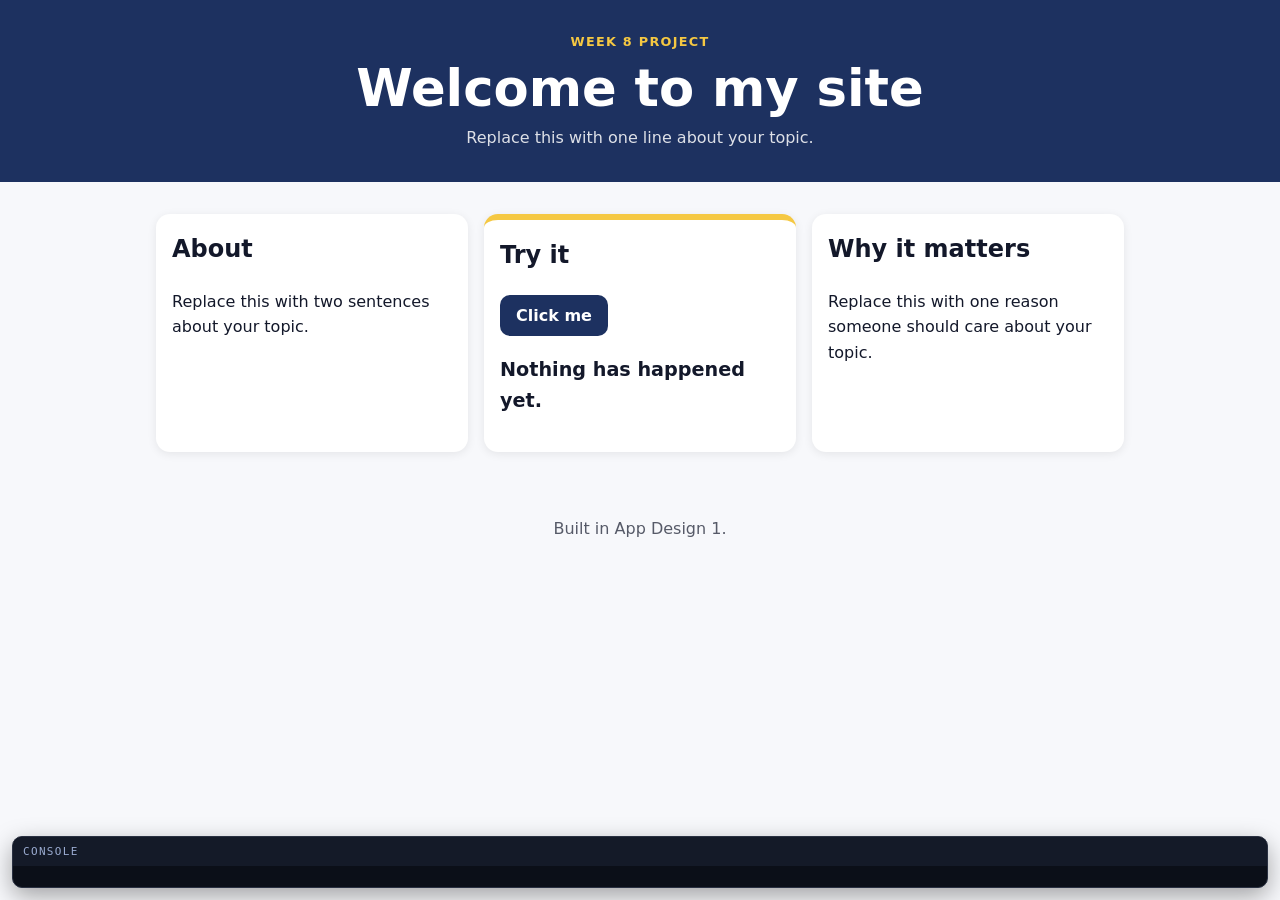
<file: week-08/my-site/index.html>
<!doctype html>
<html lang="en">
<head>
  <meta charset="utf-8">
  <meta name="viewport" content="width=device-width, initial-scale=1">
  <!-- DAY 1 · TODO 1: change the title to your topic -->
  <title>My Site</title>
  <link rel="stylesheet" href="styles.css">
  <!-- The console panel: shows console.log messages and errors at the bottom of the page,
       because school Chromebooks block the browser's own console.
       DAY 4: delete this one line before you ship, so your live site shows only your page. -->
  <script src="console-panel.js" defer></script>
  <!-- This line connects your JavaScript. "defer" means: wait until the page has loaded, then run it. Do not delete it. -->
  <script src="script.js" defer></script>
</head>
<body>
  <!--
    MY CONTRACT FOR THE WEEK  (DAY 1 · TODO 2 — fill in all four, then save)
    My topic:
    My colours:
    My headline:
    The one thing only my site does:
  -->

  <header class="top">
    <p class="kicker">Week 8 project</p>
    <!-- DAY 1 · TODO 3: your headline, in your own words -->
    <h1>Welcome to my site</h1>
    <!-- DAY 1 · TODO 4: one line that tells a stranger what this page is about -->
    <p class="tagline">Replace this with one line about your topic.</p>
  </header>

  <main class="cards">
    <section class="card">
      <h2>About</h2>
      <p>Replace this with two sentences about your topic.</p>
    </section>

    <section class="card feature">
      <h2>Try it</h2>
      <!-- DAY 2: this is your button. Its id, "action", is how JavaScript finds it. -->
      <button id="action" type="button">Click me</button>
      <!-- DAY 2: JavaScript writes into this paragraph. Its id is "output". -->
      <p id="output">Nothing has happened yet.</p>
    </section>

    <section class="card">
      <h2>Why it matters</h2>
      <p>Replace this with one reason someone should care about your topic.</p>
    </section>
  </main>

  <footer class="bottom">
    <p>Built in App Design 1.</p>
  </footer>
</body>
</html>
</file>
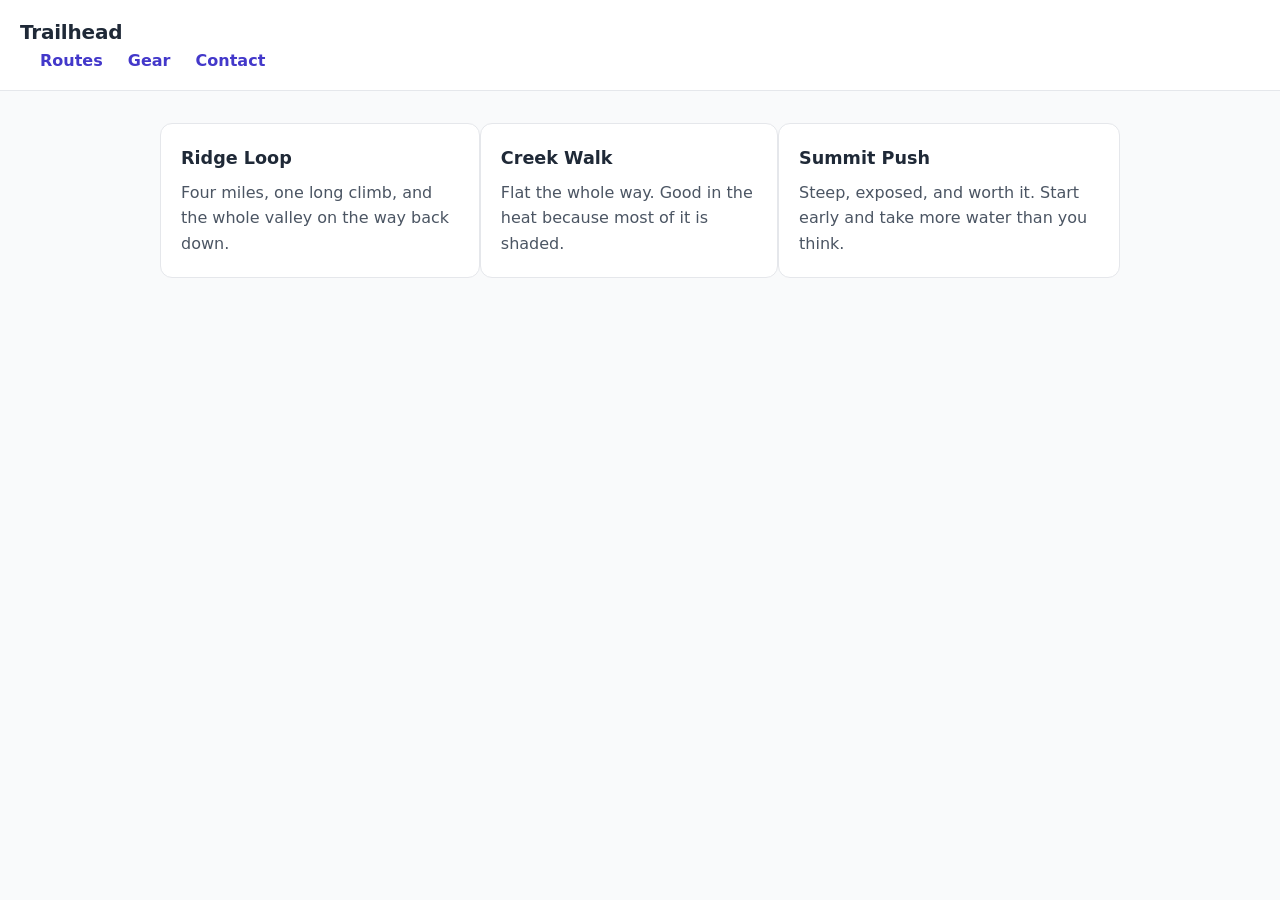
<file: day-24/starter.html>
<!doctype html>
<html lang="en">
<head>
  <meta charset="utf-8">
  <meta name="viewport" content="width=device-width,initial-scale=1">
  <title>Trailhead — starter</title>
  <link rel="stylesheet" href="styles.css">
</head>
<body>

  <!-- Do not change this HTML. Everything you need to do happens in styles.css. -->

  <header class="site-header">
    <div class="logo">Trailhead</div>
    <nav class="nav">
      <a href="#">Routes</a>
      <a href="#">Gear</a>
      <a href="#">Contact</a>
    </nav>
  </header>

  <main>
    <section class="cards">
      <article class="card">
        <h2>Ridge Loop</h2>
        <p>Four miles, one long climb, and the whole valley on the way back down.</p>
      </article>
      <article class="card">
        <h2>Creek Walk</h2>
        <p>Flat the whole way. Good in the heat because most of it is shaded.</p>
      </article>
      <article class="card">
        <h2>Summit Push</h2>
        <p>Steep, exposed, and worth it. Start early and take more water than you think.</p>
      </article>
    </section>
  </main>

</body>
</html>
</file>
<file: styles.css>
/* ============================================================
   styles.css — this is YOURS to change. That is the point.
   Every value below is a decision somebody made. Change one,
   commit, and look at what happened.
   ============================================================ */

/* The custom properties. Change a colour ONCE here and it
   changes everywhere it is used further down. */
:root {
  --ink: #1a1a1a;
  /* body text */
  --muted: #6e9fe3;
  /* quieter text */
  --accent: #06daff;
  /* links and rules — make this yours */
  --paper: #516d96;
  --line: #fcfcfc;
  --measure: 34rem;
  /* how wide a line of text gets before it wraps */
}

:root {
  --ink: #f5f7f2;
  --muted: #a9b6ae;
  --soft: #d5ded7;
  --acid: #d7f36b;
  --coral: #ff846f;
  --night: #101b1a;
  --glass: rgba(255, 255, 255, 0.09);
  --line: rgba(226, 244, 228, 0.18);
  --shell: min(1120px, calc(100% - 48px));
}

*,
*::before,
*::after {
  box-sizing: border-box;
}

html {
  scroll-behavior: smooth;
}

body {
  margin: 0;
  overflow-x: hidden;
  background: var(--night);
  color: var(--ink);
  font: 400 16px/1.6 "Manrope", sans-serif;
}

body::before {
  position: fixed;
  inset: 0;
  z-index: -2;
  content: "";
  background: radial-gradient(circle at 10% 8%, rgba(83, 150, 120, .22), transparent 32%), radial-gradient(circle at 91% 22%, rgba(255, 132, 111, .13), transparent 25%), linear-gradient(135deg, #0d1817 0%, #17302b 52%, #101c1a 100%);
}

body::after {
  position: fixed;
  inset: 0;
  z-index: -1;
  pointer-events: none;
  content: "";
  opacity: .32;
  background-image: linear-gradient(rgba(225, 243, 227, .04) 1px, transparent 1px), linear-gradient(90deg, rgba(225, 243, 227, .04) 1px, transparent 1px);
  background-size: 72px 72px;
  mask-image: linear-gradient(to bottom, black, transparent 75%);
}

a {
  color: inherit;
  text-decoration: none;
}

.shell {
  width: var(--shell);
  margin-inline: auto;
}

.page-glow {
  position: absolute;
  z-index: -1;
  width: 360px;
  height: 360px;
  border-radius: 50%;
  filter: blur(70px);
  opacity: .16;
  pointer-events: none;
}

.glow-one {
  top: 510px;
  left: -180px;
  background: var(--acid);
}

.glow-two {
  top: 1180px;
  right: -190px;
  background: var(--coral);
}

.site-header {
  display: flex;
  align-items: center;
  justify-content: space-between;
  padding-top: 30px;
}

.brand,
nav,
.hero-actions,
.note-top,
.note-footer,
.section-label,
.section-heading,
.site-footer {
  display: flex;
  align-items: center;
}

.brand {
  gap: 11px;
  font-size: .82rem;
  font-weight: 700;
}

.brand-mark {
  display: grid;
  width: 34px;
  height: 34px;
  place-items: center;
  border: 1px solid rgba(215, 243, 107, .55);
  border-radius: 50%;
  color: var(--acid);
  font: 500 .68rem "DM Mono", monospace;
}

nav {
  gap: 31px;
  color: var(--muted);
  font-size: .77rem;
  font-weight: 700;
}

nav a {
  transition: color .2s ease;
}

nav a:hover,
.text-link:hover,
.project-link:hover {
  color: var(--acid);
}

.nav-contact {
  padding: 9px 14px;
  border: 1px solid var(--line);
  border-radius: 100px;
  color: var(--soft);
}

.nav-contact span,
.text-link span,
.project-link span,
.button span {
  margin-left: 6px;
}

.hero {
  display: grid;
  grid-template-columns: minmax(0, 1fr) 340px;
  gap: 100px;
  align-items: center;
  min-height: 620px;
  padding-top: 56px;
}

.eyebrow,
.mono-label,
.section-label,
.project-number,
.art-caption {
  font: 500 .67rem "DM Mono", monospace;
  letter-spacing: .12em;
  text-transform: uppercase;
}

.eyebrow {
  display: flex;
  align-items: center;
  gap: 9px;
  margin: 0 0 21px;
  color: var(--acid);
}

.status-dot {
  width: 7px;
  height: 7px;
  border-radius: 50%;
  background: var(--acid);
  box-shadow: 0 0 0 5px rgba(215, 243, 107, .1);
}

h1,
h2,
h3,
p {
  margin-top: 0;
}

h1,
h2,
h3 {
  font-weight: 700;
}

h1 {
  max-width: 700px;
  margin-bottom: 25px;
  font-size: clamp(3.7rem, 8vw, 6.8rem);
  line-height: .95;
  letter-spacing: -.075em;
}

em {
  color: var(--acid);
  font-style: normal;
}

.hero-intro {
  max-width: 450px;
  margin-bottom: 31px;
  color: var(--muted);
  font-size: .98rem;
  line-height: 1.8;
}

.hero-actions {
  flex-wrap: wrap;
  gap: 28px;
}

.button {
  display: inline-block;
  border-radius: 100px;
  padding: 13px 19px;
  font-size: .77rem;
  font-weight: 800;
  transition: transform .2s ease, background .2s ease;
}

.button:hover {
  transform: translateY(-2px);
}

.button-primary {
  background: var(--acid);
  color: #1a281e;
}

.button-primary:hover {
  background: #efffa6;
}

.text-link,
.project-link {
  color: var(--soft);
  font-size: .78rem;
  font-weight: 700;
  transition: color .2s ease;
}

.glass-card {
  border: 1px solid var(--line);
  background: linear-gradient(145deg, rgba(255, 255, 255, .13), rgba(255, 255, 255, .035));
  box-shadow: 0 24px 70px rgba(0, 0, 0, .16), inset 0 1px rgba(255, 255, 255, .07);
  backdrop-filter: blur(18px);
}

.hero-note {
  position: relative;
  min-height: 350px;
  padding: 22px;
  overflow: hidden;
  transform: rotate(3deg);
  border-radius: 22px;
  animation: drift 7s ease-in-out infinite;
}

.note-top,
.note-footer {
  justify-content: space-between;
}

.mono-label,
.note-footer {
  color: var(--muted);
}

.live-pill {
  padding: 4px 8px;
  border-radius: 100px;
  background: rgba(215, 243, 107, .14);
  color: var(--acid);
  font: 500 .57rem "DM Mono", monospace;
}

.note-orbit {
  position: absolute;
  top: 75px;
  left: 50%;
  width: 230px;
  height: 110px;
  border: 1px solid rgba(215, 243, 107, .5);
  border-radius: 50%;
  transform: translateX(-50%) rotate(-26deg);
}

.note-orbit::after {
  position: absolute;
  inset: 12px 34px;
  content: "";
  border: 1px solid rgba(255, 132, 111, .4);
  border-radius: 50%;
}

.note-orbit span {
  position: absolute;
  width: 9px;
  height: 9px;
  border-radius: 50%;
  background: var(--acid);
}

.note-orbit span:first-child {
  top: 7px;
  left: 50px;
}

.note-orbit span:nth-child(2) {
  right: 26px;
  bottom: 15px;
  background: var(--coral);
}

.note-orbit span:last-child {
  bottom: 14px;
  left: 30px;
  width: 5px;
  height: 5px;
  background: white;
}

.note-title {
  position: absolute;
  bottom: 56px;
  left: 22px;
  margin: 0;
  color: var(--soft);
  font-size: 2.3rem;
  font-weight: 700;
  line-height: .98;
  letter-spacing: -.07em;
}

.note-footer {
  position: absolute;
  right: 22px;
  bottom: 20px;
  left: 22px;
  font-size: .65rem;
}

.signal-bar {
  display: grid;
  grid-template-columns: repeat(3, 1fr);
  gap: 28px;
  padding: 23px 0;
  border-top: 1px solid var(--line);
  border-bottom: 1px solid var(--line);
}

.signal-bar div {
  display: flex;
  align-items: baseline;
  gap: 11px;
}

.signal-bar strong {
  color: var(--acid);
  font-size: 1.5rem;
  letter-spacing: -.06em;
}

.signal-bar span {
  color: var(--muted);
  font: .62rem "DM Mono", monospace;
  letter-spacing: .08em;
  text-transform: uppercase;
}

.about-section,
.work-section,
.contact-section {
  padding-top: 150px;
}

.section-label {
  gap: 12px;
  color: var(--muted);
}

.section-label span:first-child {
  color: var(--acid);
}

.about-grid {
  display: grid;
  grid-template-columns: 1.15fr .85fr;
  gap: 90px;
  margin-top: 42px;
}

h2 {
  margin-bottom: 0;
  font-size: clamp(2.5rem, 5vw, 4.3rem);
  line-height: 1.03;
  letter-spacing: -.07em;
}

.about-copy {
  padding-top: 8px;
  color: var(--muted);
  font-size: .9rem;
  line-height: 1.85;
}

.about-copy p {
  margin-bottom: 20px;
}

.section-heading {
  justify-content: space-between;
  align-items: end;
  margin-bottom: 42px;
}

.section-heading p {
  max-width: 250px;
  margin: 0;
  color: var(--muted);
  font-size: .78rem;
  line-height: 1.6;
}

.project-grid {
  display: grid;
  grid-template-columns: 1.2fr .8fr;
  gap: 20px;
}

.project-card {
  overflow: hidden;
  border-radius: 18px;
}

.project-art {
  position: relative;
  height: 285px;
  overflow: hidden;
}

.vault-art {
  background: #314d41;
}

.future-art {
  background: #28373a;
}

.art-grid {
  position: absolute;
  inset: 0;
  opacity: .3;
  background-image: linear-gradient(rgba(215, 243, 107, .25) 1px, transparent 1px), linear-gradient(90deg, rgba(215, 243, 107, .25) 1px, transparent 1px);
  background-size: 34px 34px;
  transform: rotate(-12deg) scale(1.3);
}

.vault-symbol {
  position: absolute;
  top: 50%;
  left: 50%;
  display: grid;
  width: 120px;
  height: 120px;
  place-items: center;
  border: 1px solid rgba(215, 243, 107, .7);
  border-radius: 50%;
  color: var(--acid);
  font-size: 4rem;
  font-weight: 300;
  transform: translate(-50%, -50%) rotate(45deg);
  box-shadow: 0 0 0 20px rgba(215, 243, 107, .035), 0 0 0 40px rgba(215, 243, 107, .025);
}

.future-art::before {
  position: absolute;
  top: 50%;
  left: 50%;
  width: 180px;
  height: 180px;
  content: "";
  border: 1px solid rgba(255, 255, 255, .28);
  border-radius: 50%;
  transform: translate(-50%, -50%);
}

.future-art::after {
  position: absolute;
  top: 50%;
  left: 50%;
  width: 110px;
  height: 110px;
  content: "";
  border: 1px solid rgba(255, 132, 111, .5);
  border-radius: 50%;
  transform: translate(-50%, -50%);
}

.future-cross {
  position: absolute;
  top: 50%;
  left: 50%;
  z-index: 1;
  color: var(--coral);
  font-size: 4rem;
  font-weight: 200;
  transform: translate(-50%, -59%);
}

.cross-two {
  color: var(--acid);
  transform: translate(-70%, -35%) rotate(45deg) scale(.55);
}

.art-caption {
  position: absolute;
  right: 19px;
  bottom: 17px;
  color: rgba(255, 255, 255, .65);
  font-size: .56rem;
}

.project-info {
  padding: 24px 25px 27px;
}

.project-number {
  margin-bottom: 12px;
  color: var(--acid);
  font-size: .58rem;
}

.project-info h3 {
  margin-bottom: 9px;
  font-size: 1.55rem;
  letter-spacing: -.05em;
}

.project-info p:not(.project-number) {
  min-height: 50px;
  margin-bottom: 18px;
  color: var(--muted);
  font-size: .8rem;
  line-height: 1.7;
}

.contact-section {
  padding-bottom: 125px;
}

.contact-panel {
  position: relative;
  overflow: hidden;
  min-height: 390px;
  padding: 63px 66px;
  border-radius: 22px;
}

.contact-panel h2 {
  position: relative;
  z-index: 1;
  margin-bottom: 32px;
}

.contact-panel .eyebrow {
  position: relative;
  z-index: 1;
}

.contact-orbit {
  position: absolute;
  border: 1px solid rgba(215, 243, 107, .38);
  border-radius: 50%;
}

.orbit-a {
  top: -110px;
  right: -50px;
  width: 410px;
  height: 410px;
}

.orbit-b {
  top: 4px;
  right: 68px;
  width: 180px;
  height: 180px;
  border-color: rgba(255, 132, 111, .5);
}

.site-footer {
  justify-content: space-between;
  gap: 20px;
  padding: 19px 0 28px;
  border-top: 1px solid var(--line);
  color: #758b81;
  font: .59rem "DM Mono", monospace;
  letter-spacing: .1em;
}

@keyframes drift {

  0%,
  100% {
    transform: rotate(3deg) translateY(0);
  }

  50% {
    transform: rotate(1deg) translateY(-8px);
  }
}

@media (max-width: 760px) {
  :root {
    --shell: min(100% - 36px, 600px);
  }

  nav {
    gap: 15px;
  }

  nav>a:not(.nav-contact) {
    display: none;
  }

  .hero {
    grid-template-columns: 1fr;
    gap: 52px;
    min-height: auto;
    padding-top: 95px;
    padding-bottom: 85px;
  }

  h1 {
    font-size: clamp(3.45rem, 16vw, 5.4rem);
  }

  .hero-note {
    width: min(100%, 340px);
    margin-left: auto;
  }

  .signal-bar {
    gap: 10px;
  }

  .signal-bar div {
    display: block;
  }

  .signal-bar strong {
    display: block;
    margin-bottom: 3px;
  }

  .signal-bar span {
    font-size: .52rem;
    line-height: 1.25;
  }

  .about-section,
  .work-section,
  .contact-section {
    padding-top: 100px;
  }

  .about-grid,
  .project-grid {
    grid-template-columns: 1fr;
    gap: 35px;
  }

  .about-grid {
    margin-top: 30px;
  }

  .section-heading {
    display: block;
  }

  .section-heading p {
    margin-top: 18px;
  }

  .contact-panel {
    min-height: 360px;
    padding: 42px 30px;
  }

  .site-footer {
    display: block;
    line-height: 2;
  }

  .site-footer span {
    display: block;
  }
}

@media (prefers-reduced-motion: reduce) {
  html {
    scroll-behavior: auto;
  }

  *,
  *::before,
  *::after {
    animation: none !important;
    transition: none !important;
  }
}

/* A sensible reset. Without border-box, padding makes boxes
   wider than you asked for, and nothing lines up. */
*,
*::before,
*::after {
  box-sizing: border-box;
}

body {
  margin: 0 auto;
  padding: 3rem 1.25rem 4rem;
  max-width: var(--measure);
  background: var(--paper);
  color: var(--ink);
  font: 1rem/1.65 system-ui, -apple-system, "Segoe UI", Roboto, sans-serif;
}

h1 {
  margin: 0;
  font-size: 2.15rem;
  line-height: 1.15;
  letter-spacing: -0.02em;
}

.tagline {
  margin: 0.5rem 0 0;
  color: var(--muted);
  font-size: 1.05rem;
}

h2 {
  margin: 2.75rem 0 0.75rem;
  padding-bottom: 0.4rem;
  border-bottom: 1px solid var(--line);
  font-size: 0.82rem;
  font-weight: 700;
  letter-spacing: 0.12em;
  text-transform: uppercase;
  color: var(--accent);
}

ul {
  margin: 0;
  padding-left: 1.1rem;
}

li {
  margin-bottom: 0.6rem;
}

a {
  color: var(--accent);
  text-underline-offset: 3px;
}

a:hover {
  text-decoration: none;
}

footer {
  margin-top: 3.5rem;
  padding-top: 1rem;
  border-top: 1px solid var(--line);
  color: var(--muted);
  font-size: 0.85rem;
}

/* Someone reading this on a phone is the common case, not the
   edge case. Test it there before you call the page done. */
@media (max-width: 30rem) {
  body {
    padding-top: 2rem;
  }

  h1 {
    font-size: 1.8rem;
  }
}
</file>
<file: crossy-roads/styles.css>
@import url('https://fonts.googleapis.com/css2?family=Montserrat:wght@700;800;900&display=swap');

:root {
  --sky: #8fd3f4;
  --sky-deep: #63b8e4;
  --grass: #68a74f;
  --grass-dark: #4d8e42;
  --road: #4a4d4d;
  --road-dark: #3d4141;
  --road-line: #e4d69c;
  --text: #18252a;
  --muted: #53646a;
  --panel: rgba(255, 255, 255, 0.82);
  --border: rgba(24, 37, 42, 0.2);
}

* {
  box-sizing: border-box;
}

body {
  margin: 0;
  min-height: 100vh;
  display: grid;
  place-items: center;
  background: linear-gradient(180deg, var(--sky) 0 58%, var(--sky-deep));
  color: var(--text);
  font-family: Montserrat, Arial, sans-serif;
}

.game-shell {
  position: relative;
  width: min(92vw, 650px);
  padding: 1.25rem;
  border: 1px solid var(--border);
  border-radius: 18px;
  background: var(--panel);
  box-shadow: 0 22px 50px rgba(31, 77, 94, 0.28);
  backdrop-filter: blur(5px);
}

.topbar {
  display: flex;
  align-items: center;
  justify-content: center;
  min-height: 4.5rem;
}

.eyebrow {
  margin: 0 0 0.25rem;
  color: var(--muted);
  font-size: 0.66rem;
  font-weight: 800;
  letter-spacing: 0.15em;
  text-align: center;
  text-transform: uppercase;
}

h1 {
  margin: 0;
  font-size: clamp(1.5rem, 4vw, 2.3rem);
  font-weight: 900;
  letter-spacing: -0.04em;
  text-align: center;
}

.scoreboard {
  position: absolute;
  top: 1.25rem;
  left: 1.25rem;
  display: flex;
  gap: 0.35rem;
  z-index: 4;
}

.stat {
  min-width: 4.5rem;
  padding: 0.5rem 0.65rem;
  border: 2px solid rgba(24, 37, 42, 0.65);
  border-radius: 8px;
  background: #fff7dc;
  box-shadow: 2px 3px 0 rgba(24, 37, 42, 0.2);
  text-align: center;
}

.stat span {
  display: block;
  color: var(--muted);
  font-size: 0.58rem;
  font-weight: 800;
  letter-spacing: 0.08em;
  text-transform: uppercase;
}

.stat strong {
  display: block;
  margin-top: 0.1rem;
  font-size: 1.2rem;
  font-weight: 900;
}

.status-row {
  display: flex;
  align-items: center;
  justify-content: space-between;
  gap: 1rem;
  margin: 0.7rem 0 1rem;
}

#message {
  margin: 0;
  color: var(--muted);
  font-size: 0.78rem;
  font-weight: 700;
}

button {
  border: 0;
  border-radius: 8px;
  padding: 0.75rem 1rem;
  background: #f5bd4f;
  color: #18252a;
  font-family: inherit;
  font-size: 0.8rem;
  font-weight: 800;
  cursor: pointer;
  box-shadow: 0 3px 0 #bd7b26;
  transition: transform 0.12s ease, filter 0.2s ease;
}

button:hover {
  filter: brightness(1.06);
}

button:active {
  transform: translateY(2px);
  box-shadow: 0 1px 0 #bd7b26;
}

.board {
  position: relative;
  display: grid;
  grid-template-columns: repeat(9, minmax(0, 1fr));
  grid-template-rows: repeat(11, minmax(0, 1fr));
  gap: 0;
  overflow: hidden;
  aspect-ratio: 9 / 11;
  border: 5px solid #355541;
  border-radius: 12px;
  background: var(--grass);
  box-shadow: inset 0 0 0 2px rgba(255, 255, 255, 0.18), 0 8px 0 rgba(24, 37, 42, 0.16);
}

.cell {
  position: relative;
  display: grid;
  place-items: center;
  min-width: 0;
  min-height: 0;
}

.cell.grass {
  background-color: var(--grass);
  background-image: radial-gradient(ellipse at 20% 30%, rgba(32, 91, 47, 0.42) 0 1px, transparent 1.5px), radial-gradient(ellipse at 70% 70%, rgba(202, 221, 111, 0.42) 0 1px, transparent 1.5px), linear-gradient(20deg, rgba(36, 111, 48, 0.25), transparent 45%);
  background-size: 9px 11px, 13px 15px, auto;
  border-bottom: 1px solid rgba(36, 84, 42, 0.2);
}

.cell.road {
  background-color: var(--road);
  background-image: linear-gradient(90deg, transparent 48%, rgba(255, 255, 255, 0.04) 50%, transparent 52%), repeating-linear-gradient(0deg, transparent 0 15px, rgba(30, 33, 33, 0.2) 16px 17px);
  border-top: 2px solid #77766c;
  border-bottom: 2px solid #77766c;
}

.cell.road::before,
.cell.road::after {
  position: absolute;
  top: 0;
  bottom: 0;
  width: 3px;
  background: var(--road-line);
  content: '';
  opacity: 0.8;
}

.cell.road::before {
  left: 0;
}

.cell.road::after {
  right: 0;
}

.cell.player {
  z-index: 3;
  width: 65%;
  height: 65%;
  align-self: center;
  justify-self: center;
  border: 0;
  background: transparent;
  box-shadow: none;
}

.chicken-body {
  position: relative;
  width: 72%;
  height: 72%;
  border: 2px solid #9b542d;
  border-radius: 38% 42% 34% 34%;
  background: #fff4d0;
  box-shadow: 2px 3px 0 rgba(24, 37, 42, 0.3), inset -4px -3px 0 #e7c984;
}

.chicken-eye,
.chicken-beak,
.chicken-comb {
  position: absolute;
  z-index: 2;
  content: '';
}

.chicken-eye {
  width: 11%;
  height: 11%;
  border-radius: 1px;
  background: #18252a;
  transform: translate(12px, -7px);
}

.chicken-beak {
  width: 18%;
  height: 14%;
  background: #e89b37;
  clip-path: polygon(0 0, 100% 50%, 0 100%);
  transform: translate(21px, 1px);
}

.chicken-comb {
  width: 20%;
  height: 18%;
  border-radius: 50% 50% 0 0;
  background: #d8553f;
  transform: translate(-3px, -18px);
}

.traffic-layer {
  position: absolute;
  inset: 0;
  z-index: 2;
  overflow: hidden;
  pointer-events: none;
}

.vehicle {
  position: absolute;
  display: flex;
  align-items: center;
  justify-content: center;
  border: 2px solid rgba(19, 31, 34, 0.72);
  border-radius: 5px;
  background: #c7473e;
  box-shadow: 0 3px 0 rgba(22, 29, 29, 0.38);
  transform: scaleX(var(--direction));
  will-change: left;
}

.vehicle.blue {
  background: #3f78a5;
}

.vehicle.yellow {
  background: #d49c39;
}

.vehicle.green {
  background: #4b8b5b;
}

.vehicle.truck {
  border-radius: 3px;
}

.vehicle-window {
  width: 46%;
  height: 44%;
  border: 1px solid rgba(19, 31, 34, 0.8);
  border-radius: 3px;
  background: linear-gradient(135deg, #c8d7d2 0 48%, #78939a 49% 100%);
  box-shadow: inset 0 1px rgba(255, 255, 255, 0.45);
}

.vehicle-light {
  position: absolute;
  width: 13%;
  height: 25%;
  border-radius: 2px;
  background: #fff5bd;
  box-shadow: 0 0 3px #fff5bd;
}

.vehicle-light-front {
  left: 8%;
}

.vehicle-light-back {
  right: 8%;
  background: #e98879;
  box-shadow: none;
}

.vehicle-wheel {
  position: absolute;
  bottom: -4px;
  width: 19%;
  height: 19%;
  border-radius: 1px;
  background: #222b2b;
}

.vehicle-wheel-front {
  left: 16%;
}

.vehicle-wheel-back {
  right: 16%;
}

@media (max-width: 560px) {
  .game-shell {
    padding: 0.8rem;
  }

  .scoreboard {
    top: 0.8rem;
    left: 0.8rem;
  }

  .stat {
    min-width: 3.9rem;
    padding: 0.4rem;
  }

  .topbar {
    min-height: 4rem;
  }

  .status-row {
    align-items: flex-start;
    flex-direction: column;
  }

  #start-btn {
    width: 100%;
  }
}
</file>
<file: geometry-solver/styles.css>
:root {
  color-scheme: light;
  --paper: #f5f4ed;
  --ink: #202923;
  --muted: #747d73;
  --line: #d8dbcf;
  --green: #274f3d;
  --green-dark: #1c3d2e;
  --lime: #d8ed83;
  --orange: #ec7955;
  --serif: "Fraunces", Georgia, serif;
  --sans: "DM Sans", sans-serif;
  --mono: "DM Mono", monospace;
}

*,
*::before,
*::after {
  box-sizing: border-box;
}

body {
  min-width: 320px;
  min-height: 100vh;
  margin: 0;
  color: var(--ink);
  background-color: var(--paper);
  background-image: radial-gradient(#73826c1c 0.65px, transparent 0.65px);
  background-size: 8px 8px;
  font: 400 16px/1.55 var(--sans);
}

button,
textarea,
input {
  font: inherit;
}

button {
  color: inherit;
}

button:focus-visible,
input:focus-visible,
textarea:focus-visible,
.upload-area:focus-visible {
  outline: 3px solid #e4916f;
  outline-offset: 3px;
}

.topbar {
  height: 66px;
  padding-inline: max(30px, calc((100vw - 1150px) / 2));
  display: flex;
  align-items: center;
  justify-content: space-between;
  border-bottom: 1px solid var(--line);
}

.wordmark {
  display: inline-flex;
  gap: 9px;
  align-items: center;
  color: var(--green);
  font: 700 20px/1 var(--serif);
  text-decoration: none;
}

.wordmark-icon {
  display: grid;
  width: 29px;
  height: 29px;
  place-items: center;
  color: var(--paper);
  background: var(--green);
  border-radius: 50%;
  font: 600 19px/1 var(--sans);
}

.topbar-right {
  display: flex;
  align-items: center;
  gap: 24px;
}

.subject-label,
.optional-label,
.session-label,
.solution-kicker,
.answer-footer,
.page-footer,
.privacy-note {
  font-family: var(--mono);
}

.subject-label {
  color: var(--muted);
  font-size: 10px;
}

.offline-pill {
  display: inline-flex;
  align-items: center;
  gap: 7px;
  padding: 7px 10px;
  color: var(--green);
  border: 1px solid var(--line);
  border-radius: 3px;
  font: 500 9px/1 var(--mono);
}

.offline-pill span {
  width: 7px;
  height: 7px;
  border-radius: 50%;
  background: #609360;
}

main {
  width: min(1050px, calc(100% - 56px));
  margin: 0 auto;
}

.intro {
  max-width: 680px;
  padding: 51px 0 34px;
  animation: arrive .45s ease-out both;
}

.eyebrow {
  display: flex;
  align-items: center;
  gap: 9px;
  margin: 0 0 17px;
  color: var(--green);
  font: 500 10px/1.4 var(--mono);
}

.eyebrow-line {
  display: block;
  width: 22px;
  height: 1px;
  background: var(--orange);
}

h1 {
  margin: 0;
  font: 600 clamp(45px, 6vw, 69px)/.99 var(--serif);
  letter-spacing: 0;
}

h1 em {
  color: var(--green);
  font-weight: 600;
}

.intro-copy {
  max-width: 390px;
  margin: 15px 0 0;
  color: #616c61;
  font-size: 14px;
}

.solver {
  display: grid;
  grid-template-columns: minmax(0, 1fr) minmax(0, 1fr);
  min-height: 550px;
  border: 1px solid var(--line);
  background: #faf9f4e8;
  animation: arrive .55s .06s ease-out both;
}

.problem-column,
.answer-column {
  min-width: 0;
  padding: 25px 28px 19px;
}

.problem-column {
  border-right: 1px solid var(--line);
}

.column-heading {
  min-height: 26px;
  display: flex;
  align-items: center;
  gap: 11px;
  margin-bottom: 17px;
}

.step-number {
  color: var(--orange);
  font: 500 11px/1 var(--mono);
}

.column-heading h2 {
  margin: 0;
  font-size: 14px;
  font-weight: 700;
}

.optional-label {
  margin-left: auto;
  color: #8a9286;
  font-size: 9px;
}

.upload-area {
  position: relative;
  min-height: 191px;
  padding: 20px;
  display: flex;
  flex-direction: column;
  align-items: center;
  justify-content: center;
  overflow: hidden;
  border: 1px dashed #aeb9a8;
  border-radius: 3px;
  background: #f3f4ec;
  text-align: center;
  cursor: pointer;
  transition: border-color .16s, background .16s;
}

.upload-area:hover,
.upload-area.is-dragging {
  border-color: var(--green);
  background: #edf1e5;
}

#image-input {
  position: absolute;
  width: 1px;
  height: 1px;
  overflow: hidden;
  opacity: 0;
}

.upload-icon {
  width: 36px;
  height: 36px;
  display: grid;
  place-items: center;
  margin-bottom: 9px;
  color: var(--green);
  border: 1px solid #d2d9c9;
  border-radius: 50%;
}

.upload-icon svg {
  width: 19px;
  height: 19px;
}

.upload-title {
  font-size: 13px;
  font-weight: 700;
}

.upload-subtitle {
  margin-top: 2px;
  color: var(--muted);
  font-size: 11px;
}

.browse-link {
  color: var(--green);
  text-decoration: underline;
  text-underline-offset: 2px;
}

.upload-hint {
  margin-top: 12px;
  color: #959b91;
  font: 10px/1.4 var(--mono);
}

.image-preview-wrap {
  position: absolute;
  inset: 0;
  display: grid;
  grid-template-rows: minmax(0, 1fr) auto;
  place-items: center;
  padding: 12px 38px 12px 12px;
  background: #f3f4ec;
}

.image-preview-wrap[hidden] {
  display: none;
}

.image-preview-wrap img {
  width: 100%;
  height: 100%;
  min-height: 0;
  object-fit: contain;
}

.image-name {
  max-width: 100%;
  overflow: hidden;
  color: var(--muted);
  font: 10px/1.5 var(--mono);
  text-overflow: ellipsis;
  white-space: nowrap;
}

.remove-image {
  position: absolute;
  top: 8px;
  right: 8px;
  width: 27px;
  height: 27px;
  display: grid;
  place-items: center;
  padding: 0;
  border: 1px solid var(--line);
  border-radius: 50%;
  background: var(--paper);
  font-size: 18px;
  line-height: 1;
  cursor: pointer;
}

.or-divider {
  height: 38px;
  display: flex;
  align-items: center;
  gap: 12px;
  color: #8a9286;
  font: 9px/1 var(--mono);
}

.or-divider::before,
.or-divider::after {
  height: 1px;
  flex: 1;
  content: "";
  background: var(--line);
}

textarea {
  width: 100%;
  min-height: 88px;
  resize: vertical;
  padding: 11px 12px;
  color: var(--ink);
  border: 1px solid var(--line);
  border-radius: 3px;
  background: #fffefa;
  font-size: 12px;
  line-height: 1.6;
}

textarea::placeholder,
input::placeholder {
  color: #9aa096;
}

.offline-note {
  margin-top: 18px;
  padding: 10px 12px;
  display: flex;
  align-items: flex-start;
  gap: 9px;
  border: 1px solid var(--line);
  background: #f7f7f0;
}

.offline-note-icon {
  width: 17px;
  height: 17px;
  flex: 0 0 17px;
  display: grid;
  place-items: center;
  color: var(--green);
  border: 1px solid #bdcbb9;
  border-radius: 50%;
  font-size: 10px;
}

.offline-note p {
  margin: 0;
  color: var(--muted);
  font-size: 10px;
  line-height: 1.6;
}

.offline-note strong {
  color: var(--ink);
  font-weight: 700;
}

.solve-button {
  width: 100%;
  height: 46px;
  margin-top: 14px;
  padding: 0 14px;
  display: flex;
  align-items: center;
  justify-content: space-between;
  color: #fff;
  border: 0;
  border-radius: 3px;
  background: var(--green);
  font-size: 12px;
  font-weight: 700;
  cursor: pointer;
  transition: background .15s, transform .15s;
}

.solve-button:hover {
  background: var(--green-dark);
  transform: translateY(-1px);
}

.solve-button:disabled {
  opacity: .7;
  transform: none;
  cursor: wait;
}

.solve-arrow {
  color: var(--lime);
  font-size: 19px;
}

.privacy-note {
  margin: 9px 0 0;
  color: #858d82;
  font-size: 8px;
  line-height: 1.5;
}

.answer-column {
  display: flex;
  flex-direction: column;
  background: #f4f4ec;
}

.answer-heading {
  margin-bottom: 0;
}

.answer-mark {
  margin-left: auto;
  color: var(--orange);
  font-size: 15px;
}

.answer-content {
  position: relative;
  min-height: 427px;
  flex: 1;
  display: grid;
  place-items: center;
}

.empty-state {
  width: 100%;
  padding: 18px 12px 25px;
  text-align: center;
}

.diagram {
  width: min(230px, 78%);
  margin: 0 auto 8px;
  color: #9aa891;
}

.diagram svg {
  width: 100%;
  overflow: visible;
}

.diagram text {
  fill: var(--orange);
  font: 11px var(--mono);
}

.empty-title {
  margin: 0;
  font: 600 26px/1.08 var(--serif);
}

.empty-copy {
  max-width: 240px;
  margin: 10px auto 0;
  color: var(--muted);
  font-size: 11px;
}

.solution-state[hidden],
.error-state[hidden] {
  display: none;
}

.solution-state {
  align-self: stretch;
  width: 100%;
  padding: 24px 5px 18px;
  animation: arrive .25s ease-out both;
}

.solution-kicker {
  margin: 0 0 15px;
  color: var(--green);
  font-size: 9px;
}

.solution-text {
  color: #354039;
  font-size: 13px;
  line-height: 1.8;
  overflow-wrap: anywhere;
  white-space: pre-wrap;
}

.copy-button {
  margin-top: 20px;
  padding: 7px 10px;
  display: inline-flex;
  align-items: center;
  gap: 7px;
  color: var(--green);
  border: 1px solid var(--line);
  border-radius: 3px;
  background: transparent;
  font-size: 10px;
  cursor: pointer;
}

.copy-button:hover {
  border-color: var(--green);
}

.copy-button svg {
  width: 15px;
  height: 15px;
}

.error-state {
  width: 100%;
  padding: 16px;
  color: #8a3d2b;
  border-left: 2px solid var(--orange);
  background: #f8e9df;
  font-size: 12px;
  line-height: 1.65;
  overflow-wrap: anywhere;
}

.answer-footer {
  min-height: 31px;
  display: flex;
  align-items: end;
  justify-content: space-between;
  color: #899184;
  font-size: 8px;
}

.footer-spark {
  color: var(--orange);
  font-size: 14px;
}

.page-footer {
  width: min(1050px, calc(100% - 56px));
  margin: 0 auto;
  padding: 15px 0 23px;
  display: flex;
  justify-content: space-between;
  gap: 20px;
  color: #80897e;
  font-size: 8px;
}

.visually-hidden {
  position: absolute;
  width: 1px;
  height: 1px;
  padding: 0;
  overflow: hidden;
  clip: rect(0, 0, 0, 0);
  white-space: nowrap;
  border: 0;
}

@keyframes arrive {
  from {
    opacity: 0;
    transform: translateY(7px);
  }

  to {
    opacity: 1;
    transform: translateY(0);
  }
}

@media (min-height: 900px) {
  .intro {
    padding-top: 73px;
  }
}

@media (max-width: 700px) {
  .topbar {
    height: 58px;
    padding-inline: 18px;
  }

  .topbar-right {
    gap: 10px;
  }

  .subject-label {
    font-size: 8px;
  }

  main,
  .page-footer {
    width: calc(100% - 32px);
  }

  .intro {
    padding: 36px 0 25px;
  }

  h1 {
    font-size: clamp(43px, 13vw, 62px);
  }

  .intro-copy {
    max-width: 330px;
    font-size: 13px;
  }

  .solver {
    grid-template-columns: 1fr;
  }

  .problem-column,
  .answer-column {
    padding: 20px 18px;
  }

  .problem-column {
    border-right: 0;
    border-bottom: 1px solid var(--line);
  }

  .answer-content {
    min-height: 340px;
  }

  .answer-column {
    min-height: 410px;
  }

  .page-footer {
    font-size: 7px;
  }
}

@media (max-width: 380px) {
  .subject-label {
    display: none;
  }

  .problem-column,
  .answer-column {
    padding-inline: 14px;
  }

  .page-footer {
    align-items: flex-start;
    flex-direction: column;
    gap: 5px;
  }
}

@media (prefers-reduced-motion: reduce) {

  *,
  *::before,
  *::after {
    scroll-behavior: auto !important;
    animation-duration: .01ms !important;
    animation-iteration-count: 1 !important;
    transition-duration: .01ms !important;
  }
}
</file>
<file: week-08/my-site/styles.css>
/* styles.css — the look of your Week 8 project.
   Last week's CSS is all here: variables, flexbox, a spacing scale, and states. */

/* ── DAY 1 · TODO 5: your colours ─────────────────────────────────────────
   Change these two to colours YOU picked. Everything on the page uses them. */
:root {
  --main: #1d3160;     /* the background of the header and the button */
  --accent: #f5c842;   /* the colour that pops */
  --text: #13182a;
  --paper: #f7f8fb;

  /* the spacing scale: use only these three */
  --space-s: 8px;
  --space-m: 16px;
  --space-l: 32px;
}

/* ── the page ───────────────────────────────────────────────────────────── */
* { box-sizing: border-box; }

body {
  margin: 0;
  font-family: system-ui, -apple-system, "Segoe UI", sans-serif;
  line-height: 1.6;
  color: var(--text);
  background: var(--paper);
}

.top {
  background: var(--main);
  color: white;
  padding: var(--space-l) var(--space-m);
  text-align: center;
}

.kicker {
  margin: 0;
  color: var(--accent);
  font-weight: 700;
  letter-spacing: 0.1em;
  text-transform: uppercase;
  font-size: 0.8rem;
}

.top h1 { margin: var(--space-s) 0; font-size: clamp(2rem, 6vw, 3.2rem); line-height: 1.1; }
.tagline { margin: 0; opacity: 0.85; }

/* ── the cards: flexbox from Week 7 ─────────────────────────────────────── */
.cards {
  display: flex;
  flex-wrap: wrap;
  gap: var(--space-m);
  padding: var(--space-l) var(--space-m);
  max-width: 1000px;
  margin: 0 auto;
}

.card {
  flex: 1 1 260px;
  background: white;
  border-radius: 14px;
  padding: var(--space-m);
  box-shadow: 0 2px 10px rgba(0, 0, 0, 0.08);
}

.card h2 { margin-top: 0; }

.feature { border-top: 6px solid var(--accent); }

/* ── the button, with its states ────────────────────────────────────────── */
#action {
  font: inherit;
  font-weight: 700;
  color: white;
  background: var(--main);
  border: 0;
  border-radius: 10px;
  padding: var(--space-s) var(--space-m);
  cursor: pointer;
}

/* DAY 4: give your button a hover state and a focus state here */

#output {
  font-size: 1.2rem;
  font-weight: 700;
}

.bottom {
  text-align: center;
  padding: var(--space-m);
  opacity: 0.7;
}
</file>
<file: day-24/styles.css>
/* ============================================================
   Trailhead — styles.css
   Everything you write today goes in this file.
   The base styling is already done. You are doing the LAYOUT.
   ============================================================ */

body{
  margin: 0;
  font-family: system-ui, -apple-system, "Segoe UI", sans-serif;
  color: #1f2937;
  background: #f9fafb;
  line-height: 1.6;
}

main{ max-width: 60rem; margin: 0 auto; padding: 2rem 1.25rem; }


/* ------------------------------------------------------------
   1. THE HEADER ROW
   Right now the logo and the nav are stacked on top of each other,
   because a div and a nav are both block elements.

   Make them sit on ONE row, with the logo hard left, the nav hard
   right, and both lined up through the middle.

   Ask yourself in this order:
     - which element is the CONTAINER? that is what gets display:flex
     - which axis is the main axis right now?
     - which property spaces things ALONG that axis?
     - which property lines things up ACROSS it?
   ------------------------------------------------------------ */

.site-header{
  background: #ffffff;
  border-bottom: 1px solid #e5e7eb;
  padding: 1rem 1.25rem;

  /* YOUR CODE HERE */

}

.logo{ font-weight: 800; font-size: 1.25rem; letter-spacing: -0.01em; }

.nav a{
  color: #4338ca;
  text-decoration: none;
  font-weight: 600;
  margin-left: 1.25rem;
}


/* ------------------------------------------------------------
   2. THE CARD ROW
   The three cards are stacked. Put them side by side, sharing the
   width evenly, with a real gap between them — not a margin.

   Two of these go on the CONTAINER and one goes on the CARDS.
   Work out which is which before you type anything.
   ------------------------------------------------------------ */

.cards {
  display: flex;
  flex-direction: row;
  justify-content: flex-start;
  align-items: flex-end;
} 

.card{
  background: #ffffff;
  border: 1px solid #e5e7eb;
  border-radius: 12px;
  padding: 1.25rem;

  /* YOUR CODE HERE — how does a card take an equal share? */

}

.card h2{ margin: 0 0 .5rem; font-size: 1.1rem; }
.card p{ margin: 0; color: #4b5563; }


/* ------------------------------------------------------------
   3. IF YOU FINISH EARLY
   Change .cards to flex-direction: column and look at what happens
   to the property you used to space them out. Then change it back.
   That one change is the whole lesson.
   ------------------------------------------------------------ */
</file>
